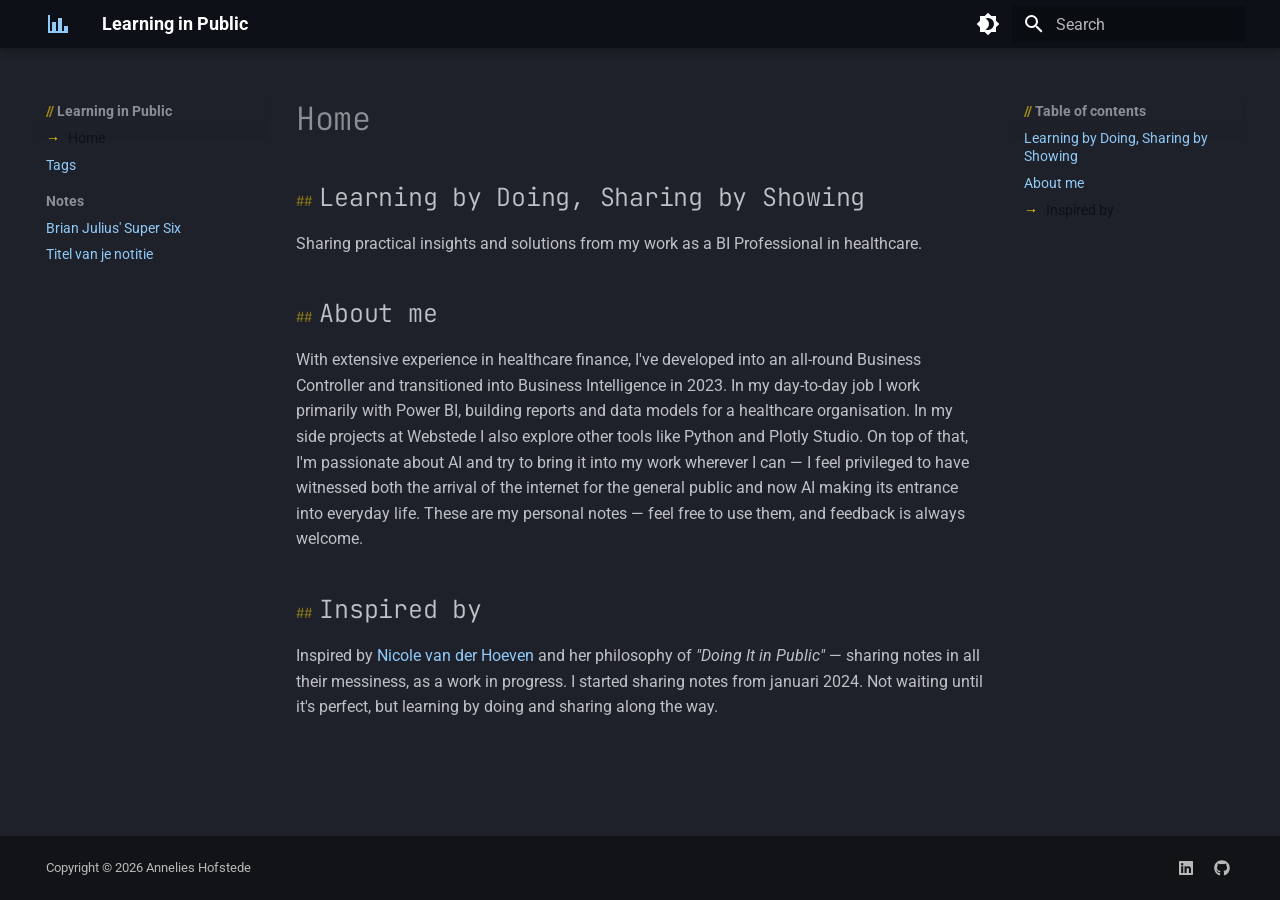
<file: index.html>
<!doctype html>
<html lang="en" class="no-js">
  <head>
    
      <meta charset="utf-8">
      <meta name="viewport" content="width=device-width,initial-scale=1">
      
        <meta name="description" content="Power BI notities van Annelies — Learning by Doing, Sharing by Showing">
      
      
        <meta name="author" content="Annelies Hofstede">
      
      
        <link rel="canonical" href="https://webstede.info/">
      
      
      
        <link rel="next" href="tags/">
      
      
        
      
      
      <link rel="icon" href="assets/images/favicon.png">
      <meta name="generator" content="mkdocs-1.6.1, mkdocs-material-9.7.6">
    
    
      
        <title>Learning in Public</title>
      
    
    
      <link rel="stylesheet" href="assets/stylesheets/main.484c7ddc.min.css">
      
        
        <link rel="stylesheet" href="assets/stylesheets/palette.ab4e12ef.min.css">
      
      


    
    
      
    
    
      
        
        
        <link rel="preconnect" href="https://fonts.gstatic.com" crossorigin>
        <link rel="stylesheet" href="https://fonts.googleapis.com/css?family=Roboto:300,300i,400,400i,700,700i%7CJetBrains+Mono:400,400i,700,700i&display=fallback">
        <style>:root{--md-text-font:"Roboto";--md-code-font:"JetBrains Mono"}</style>
      
    
    
      <link rel="stylesheet" href="stylesheets/extra.css">
    
    <script>__md_scope=new URL(".",location),__md_hash=e=>[...e].reduce(((e,_)=>(e<<5)-e+_.charCodeAt(0)),0),__md_get=(e,_=localStorage,t=__md_scope)=>JSON.parse(_.getItem(t.pathname+"."+e)),__md_set=(e,_,t=localStorage,a=__md_scope)=>{try{t.setItem(a.pathname+"."+e,JSON.stringify(_))}catch(e){}}</script>
    
      

    
    
  </head>
  
  
    
    
      
    
    
    
    
    <body dir="ltr" data-md-color-scheme="slate" data-md-color-primary="custom" data-md-color-accent="yellow">
  
    
    <input class="md-toggle" data-md-toggle="drawer" type="checkbox" id="__drawer" autocomplete="off">
    <input class="md-toggle" data-md-toggle="search" type="checkbox" id="__search" autocomplete="off">
    <label class="md-overlay" for="__drawer"></label>
    <div data-md-component="skip">
      
        
        <a href="#learning-by-doing-sharing-by-showing" class="md-skip">
          Skip to content
        </a>
      
    </div>
    <div data-md-component="announce">
      
    </div>
    
    
      

  

<header class="md-header md-header--shadow" data-md-component="header">
  <nav class="md-header__inner md-grid" aria-label="Header">
    <a href="." title="Learning in Public" class="md-header__button md-logo" aria-label="Learning in Public" data-md-component="logo">
      
  
  <svg xmlns="http://www.w3.org/2000/svg" viewBox="0 0 24 24"><path d="M22 21H2V3h2v16h2v-9h4v9h2V6h4v13h2v-5h4z"/></svg>

    </a>
    <label class="md-header__button md-icon" for="__drawer">
      
      <svg xmlns="http://www.w3.org/2000/svg" viewBox="0 0 24 24"><path d="M3 6h18v2H3zm0 5h18v2H3zm0 5h18v2H3z"/></svg>
    </label>
    <div class="md-header__title" data-md-component="header-title">
      <div class="md-header__ellipsis">
        <div class="md-header__topic">
          <span class="md-ellipsis">
            Learning in Public
          </span>
        </div>
        <div class="md-header__topic" data-md-component="header-topic">
          <span class="md-ellipsis">
            
              Home
            
          </span>
        </div>
      </div>
    </div>
    
      
        <form class="md-header__option" data-md-component="palette">
  
    
    
    
    <input class="md-option" data-md-color-media="" data-md-color-scheme="slate" data-md-color-primary="custom" data-md-color-accent="yellow"  aria-label="Lichte modus"  type="radio" name="__palette" id="__palette_0">
    
      <label class="md-header__button md-icon" title="Lichte modus" for="__palette_1" hidden>
        <svg xmlns="http://www.w3.org/2000/svg" viewBox="0 0 24 24"><path d="M12 18c-.89 0-1.74-.2-2.5-.55C11.56 16.5 13 14.42 13 12s-1.44-4.5-3.5-5.45C10.26 6.2 11.11 6 12 6a6 6 0 0 1 6 6 6 6 0 0 1-6 6m8-9.31V4h-4.69L12 .69 8.69 4H4v4.69L.69 12 4 15.31V20h4.69L12 23.31 15.31 20H20v-4.69L23.31 12z"/></svg>
      </label>
    
  
    
    
    
    <input class="md-option" data-md-color-media="" data-md-color-scheme="default" data-md-color-primary="custom" data-md-color-accent="yellow"  aria-label="Donkere modus"  type="radio" name="__palette" id="__palette_1">
    
      <label class="md-header__button md-icon" title="Donkere modus" for="__palette_0" hidden>
        <svg xmlns="http://www.w3.org/2000/svg" viewBox="0 0 24 24"><path d="M12 8a4 4 0 0 0-4 4 4 4 0 0 0 4 4 4 4 0 0 0 4-4 4 4 0 0 0-4-4m0 10a6 6 0 0 1-6-6 6 6 0 0 1 6-6 6 6 0 0 1 6 6 6 6 0 0 1-6 6m8-9.31V4h-4.69L12 .69 8.69 4H4v4.69L.69 12 4 15.31V20h4.69L12 23.31 15.31 20H20v-4.69L23.31 12z"/></svg>
      </label>
    
  
</form>
      
    
    
      <script>var palette=__md_get("__palette");if(palette&&palette.color){if("(prefers-color-scheme)"===palette.color.media){var media=matchMedia("(prefers-color-scheme: light)"),input=document.querySelector(media.matches?"[data-md-color-media='(prefers-color-scheme: light)']":"[data-md-color-media='(prefers-color-scheme: dark)']");palette.color.media=input.getAttribute("data-md-color-media"),palette.color.scheme=input.getAttribute("data-md-color-scheme"),palette.color.primary=input.getAttribute("data-md-color-primary"),palette.color.accent=input.getAttribute("data-md-color-accent")}for(var[key,value]of Object.entries(palette.color))document.body.setAttribute("data-md-color-"+key,value)}</script>
    
    
    
      
      
        <label class="md-header__button md-icon" for="__search">
          
          <svg xmlns="http://www.w3.org/2000/svg" viewBox="0 0 24 24"><path d="M9.5 3A6.5 6.5 0 0 1 16 9.5c0 1.61-.59 3.09-1.56 4.23l.27.27h.79l5 5-1.5 1.5-5-5v-.79l-.27-.27A6.52 6.52 0 0 1 9.5 16 6.5 6.5 0 0 1 3 9.5 6.5 6.5 0 0 1 9.5 3m0 2C7 5 5 7 5 9.5S7 14 9.5 14 14 12 14 9.5 12 5 9.5 5"/></svg>
        </label>
        <div class="md-search" data-md-component="search" role="dialog">
  <label class="md-search__overlay" for="__search"></label>
  <div class="md-search__inner" role="search">
    <form class="md-search__form" name="search">
      <input type="text" class="md-search__input" name="query" aria-label="Search" placeholder="Search" autocapitalize="off" autocorrect="off" autocomplete="off" spellcheck="false" data-md-component="search-query" required>
      <label class="md-search__icon md-icon" for="__search">
        
        <svg xmlns="http://www.w3.org/2000/svg" viewBox="0 0 24 24"><path d="M9.5 3A6.5 6.5 0 0 1 16 9.5c0 1.61-.59 3.09-1.56 4.23l.27.27h.79l5 5-1.5 1.5-5-5v-.79l-.27-.27A6.52 6.52 0 0 1 9.5 16 6.5 6.5 0 0 1 3 9.5 6.5 6.5 0 0 1 9.5 3m0 2C7 5 5 7 5 9.5S7 14 9.5 14 14 12 14 9.5 12 5 9.5 5"/></svg>
        
        <svg xmlns="http://www.w3.org/2000/svg" viewBox="0 0 24 24"><path d="M20 11v2H8l5.5 5.5-1.42 1.42L4.16 12l7.92-7.92L13.5 5.5 8 11z"/></svg>
      </label>
      <nav class="md-search__options" aria-label="Search">
        
        <button type="reset" class="md-search__icon md-icon" title="Clear" aria-label="Clear" tabindex="-1">
          
          <svg xmlns="http://www.w3.org/2000/svg" viewBox="0 0 24 24"><path d="M19 6.41 17.59 5 12 10.59 6.41 5 5 6.41 10.59 12 5 17.59 6.41 19 12 13.41 17.59 19 19 17.59 13.41 12z"/></svg>
        </button>
      </nav>
      
        <div class="md-search__suggest" data-md-component="search-suggest"></div>
      
    </form>
    <div class="md-search__output">
      <div class="md-search__scrollwrap" tabindex="0" data-md-scrollfix>
        <div class="md-search-result" data-md-component="search-result">
          <div class="md-search-result__meta">
            Initializing search
          </div>
          <ol class="md-search-result__list" role="presentation"></ol>
        </div>
      </div>
    </div>
  </div>
</div>
      
    
    
  </nav>
  
</header>
    
    <div class="md-container" data-md-component="container">
      
      
        
          
        
      
      <main class="md-main" data-md-component="main">
        <div class="md-main__inner md-grid">
          
            
              
              <div class="md-sidebar md-sidebar--primary" data-md-component="sidebar" data-md-type="navigation" >
                <div class="md-sidebar__scrollwrap">
                  <div class="md-sidebar__inner">
                    



<nav class="md-nav md-nav--primary" aria-label="Navigation" data-md-level="0">
  <label class="md-nav__title" for="__drawer">
    <a href="." title="Learning in Public" class="md-nav__button md-logo" aria-label="Learning in Public" data-md-component="logo">
      
  
  <svg xmlns="http://www.w3.org/2000/svg" viewBox="0 0 24 24"><path d="M22 21H2V3h2v16h2v-9h4v9h2V6h4v13h2v-5h4z"/></svg>

    </a>
    Learning in Public
  </label>
  
  <ul class="md-nav__list" data-md-scrollfix>
    
      
      
  
  
    
  
  
  
    <li class="md-nav__item md-nav__item--active">
      
      <input class="md-nav__toggle md-toggle" type="checkbox" id="__toc">
      
      
      
        <label class="md-nav__link md-nav__link--active" for="__toc">
          
  
  
  <span class="md-ellipsis">
    
  
    Home
  

    
  </span>
  
  

          <span class="md-nav__icon md-icon"></span>
        </label>
      
      <a href="." class="md-nav__link md-nav__link--active">
        
  
  
  <span class="md-ellipsis">
    
  
    Home
  

    
  </span>
  
  

      </a>
      
        

<nav class="md-nav md-nav--secondary" aria-label="Table of contents">
  
  
  
  
    <label class="md-nav__title" for="__toc">
      <span class="md-nav__icon md-icon"></span>
      Table of contents
    </label>
    <ul class="md-nav__list" data-md-component="toc" data-md-scrollfix>
      
        <li class="md-nav__item">
  <a href="#learning-by-doing-sharing-by-showing" class="md-nav__link">
    <span class="md-ellipsis">
      
        Learning by Doing, Sharing by Showing
      
    </span>
  </a>
  
</li>
      
        <li class="md-nav__item">
  <a href="#about-me" class="md-nav__link">
    <span class="md-ellipsis">
      
        About me
      
    </span>
  </a>
  
</li>
      
        <li class="md-nav__item">
  <a href="#inspired-by" class="md-nav__link">
    <span class="md-ellipsis">
      
        Inspired by
      
    </span>
  </a>
  
</li>
      
    </ul>
  
</nav>
      
    </li>
  

    
      
      
  
  
  
  
    <li class="md-nav__item">
      <a href="tags/" class="md-nav__link">
        
  
  
  <span class="md-ellipsis">
    
  
    Tags
  

    
  </span>
  
  

      </a>
    </li>
  

    
      
      
  
  
  
  
    
    
    
    
      
        
        
      
    
    
    <li class="md-nav__item md-nav__item--section md-nav__item--nested">
      
        
        
        <input class="md-nav__toggle md-toggle " type="checkbox" id="__nav_3" >
        
          
          <label class="md-nav__link" for="__nav_3" id="__nav_3_label" tabindex="">
            
  
  
  <span class="md-ellipsis">
    
  
    Notes
  

    
  </span>
  
  

            <span class="md-nav__icon md-icon"></span>
          </label>
        
        <nav class="md-nav" data-md-level="1" aria-labelledby="__nav_3_label" aria-expanded="false">
          <label class="md-nav__title" for="__nav_3">
            <span class="md-nav__icon md-icon"></span>
            
  
    Notes
  

          </label>
          <ul class="md-nav__list" data-md-scrollfix>
            
              
                
  
  
  
  
    <li class="md-nav__item">
      <a href="notes/brian_julius_super_six/" class="md-nav__link">
        
  
  
  <span class="md-ellipsis">
    
  
    Brian Julius' Super Six
  

    
  </span>
  
  

      </a>
    </li>
  

              
            
              
                
  
  
  
  
    <li class="md-nav__item">
      <a href="notes/voorbeeld/" class="md-nav__link">
        
  
  
  <span class="md-ellipsis">
    
  
    Titel van je notitie
  

    
  </span>
  
  

      </a>
    </li>
  

              
            
          </ul>
        </nav>
      
    </li>
  

    
  </ul>
</nav>
                  </div>
                </div>
              </div>
            
            
              
              <div class="md-sidebar md-sidebar--secondary" data-md-component="sidebar" data-md-type="toc" >
                <div class="md-sidebar__scrollwrap">
                  <div class="md-sidebar__inner">
                    

<nav class="md-nav md-nav--secondary" aria-label="Table of contents">
  
  
  
  
    <label class="md-nav__title" for="__toc">
      <span class="md-nav__icon md-icon"></span>
      Table of contents
    </label>
    <ul class="md-nav__list" data-md-component="toc" data-md-scrollfix>
      
        <li class="md-nav__item">
  <a href="#learning-by-doing-sharing-by-showing" class="md-nav__link">
    <span class="md-ellipsis">
      
        Learning by Doing, Sharing by Showing
      
    </span>
  </a>
  
</li>
      
        <li class="md-nav__item">
  <a href="#about-me" class="md-nav__link">
    <span class="md-ellipsis">
      
        About me
      
    </span>
  </a>
  
</li>
      
        <li class="md-nav__item">
  <a href="#inspired-by" class="md-nav__link">
    <span class="md-ellipsis">
      
        Inspired by
      
    </span>
  </a>
  
</li>
      
    </ul>
  
</nav>
                  </div>
                </div>
              </div>
            
          
          
            <div class="md-content" data-md-component="content">
              
              <article class="md-content__inner md-typeset">
                
                  



  <h1>Home</h1>

<h2 id="learning-by-doing-sharing-by-showing">Learning by Doing, Sharing by Showing</h2>
<p>Sharing practical insights and solutions from my work as a BI Professional 
in healthcare.</p>
<h2 id="about-me">About me</h2>
<p>With extensive experience in healthcare finance, I've developed into an all-round Business Controller and transitioned into Business Intelligence in 2023. In my day-to-day job I work primarily with Power BI, building reports and data models for a healthcare organisation. In my side projects at Webstede I also explore other tools like Python and Plotly Studio. On top of that, I'm passionate about AI and try to bring it into my work wherever I can — I feel privileged to have witnessed both the arrival of the internet for the general public and now AI making its entrance into everyday life.
These are my personal notes — feel free to use them, and feedback is always welcome.</p>
<h2 id="inspired-by">Inspired by</h2>
<p>Inspired by <a href="https://nicolevanderhoeven.com">Nicole van der Hoeven</a> and her philosophy of <em>"Doing It in Public"</em> — sharing notes in all their messiness, as a work in progress. I started sharing notes from januari 2024. Not waiting until it's perfect, but learning by doing and sharing along the way.</p>












                
              </article>
            </div>
          
          
<script>var target=document.getElementById(location.hash.slice(1));target&&target.name&&(target.checked=target.name.startsWith("__tabbed_"))</script>
        </div>
        
          <button type="button" class="md-top md-icon" data-md-component="top" hidden>
  
  <svg xmlns="http://www.w3.org/2000/svg" viewBox="0 0 24 24"><path d="M13 20h-2V8l-5.5 5.5-1.42-1.42L12 4.16l7.92 7.92-1.42 1.42L13 8z"/></svg>
  Back to top
</button>
        
      </main>
      
        <footer class="md-footer">
  
  <div class="md-footer-meta md-typeset">
    <div class="md-footer-meta__inner md-grid">
      <div class="md-copyright">
  
    <div class="md-copyright__highlight">
      Copyright &copy; 2026 Annelies Hofstede
    </div>
  
  
</div>
      
        
<div class="md-social">
  
    
    
    
    
      
      
    
    <a href="https://linkedin.com/in/annelieshofstede" target="_blank" rel="noopener" title="linkedin.com" class="md-social__link">
      <svg xmlns="http://www.w3.org/2000/svg" viewBox="0 0 448 512"><!--! Font Awesome Free 7.1.0 by @fontawesome - https://fontawesome.com License - https://fontawesome.com/license/free (Icons: CC BY 4.0, Fonts: SIL OFL 1.1, Code: MIT License) Copyright 2025 Fonticons, Inc.--><path d="M416 32H31.9C14.3 32 0 46.5 0 64.3v383.4C0 465.5 14.3 480 31.9 480H416c17.6 0 32-14.5 32-32.3V64.3c0-17.8-14.4-32.3-32-32.3M135.4 416H69V202.2h66.5V416zM102.2 96a38.5 38.5 0 1 1 0 77 38.5 38.5 0 1 1 0-77m282.1 320h-66.4V312c0-24.8-.5-56.7-34.5-56.7-34.6 0-39.9 27-39.9 54.9V416h-66.4V202.2h63.7v29.2h.9c8.9-16.8 30.6-34.5 62.9-34.5 67.2 0 79.7 44.3 79.7 101.9z"/></svg>
    </a>
  
    
    
    
    
      
      
    
    <a href="https://github.com/annelieshofstede" target="_blank" rel="noopener" title="github.com" class="md-social__link">
      <svg xmlns="http://www.w3.org/2000/svg" viewBox="0 0 512 512"><!--! Font Awesome Free 7.1.0 by @fontawesome - https://fontawesome.com License - https://fontawesome.com/license/free (Icons: CC BY 4.0, Fonts: SIL OFL 1.1, Code: MIT License) Copyright 2025 Fonticons, Inc.--><path d="M173.9 397.4c0 2-2.3 3.6-5.2 3.6-3.3.3-5.6-1.3-5.6-3.6 0-2 2.3-3.6 5.2-3.6 3-.3 5.6 1.3 5.6 3.6m-31.1-4.5c-.7 2 1.3 4.3 4.3 4.9 2.6 1 5.6 0 6.2-2s-1.3-4.3-4.3-5.2c-2.6-.7-5.5.3-6.2 2.3m44.2-1.7c-2.9.7-4.9 2.6-4.6 4.9.3 2 2.9 3.3 5.9 2.6 2.9-.7 4.9-2.6 4.6-4.6-.3-1.9-3-3.2-5.9-2.9M252.8 8C114.1 8 8 113.3 8 252c0 110.9 69.8 205.8 169.5 239.2 12.8 2.3 17.3-5.6 17.3-12.1 0-6.2-.3-40.4-.3-61.4 0 0-70 15-84.7-29.8 0 0-11.4-29.1-27.8-36.6 0 0-22.9-15.7 1.6-15.4 0 0 24.9 2 38.6 25.8 21.9 38.6 58.6 27.5 72.9 20.9 2.3-16 8.8-27.1 16-33.7-55.9-6.2-112.3-14.3-112.3-110.5 0-27.5 7.6-41.3 23.6-58.9-2.6-6.5-11.1-33.3 2.6-67.9 20.9-6.5 69 27 69 27 20-5.6 41.5-8.5 62.8-8.5s42.8 2.9 62.8 8.5c0 0 48.1-33.6 69-27 13.7 34.7 5.2 61.4 2.6 67.9 16 17.7 25.8 31.5 25.8 58.9 0 96.5-58.9 104.2-114.8 110.5 9.2 7.9 17 22.9 17 46.4 0 33.7-.3 75.4-.3 83.6 0 6.5 4.6 14.4 17.3 12.1C436.2 457.8 504 362.9 504 252 504 113.3 391.5 8 252.8 8M105.2 352.9c-1.3 1-1 3.3.7 5.2 1.6 1.6 3.9 2.3 5.2 1 1.3-1 1-3.3-.7-5.2-1.6-1.6-3.9-2.3-5.2-1m-10.8-8.1c-.7 1.3.3 2.9 2.3 3.9 1.6 1 3.6.7 4.3-.7.7-1.3-.3-2.9-2.3-3.9-2-.6-3.6-.3-4.3.7m32.4 35.6c-1.6 1.3-1 4.3 1.3 6.2 2.3 2.3 5.2 2.6 6.5 1 1.3-1.3.7-4.3-1.3-6.2-2.2-2.3-5.2-2.6-6.5-1m-11.4-14.7c-1.6 1-1.6 3.6 0 5.9s4.3 3.3 5.6 2.3c1.6-1.3 1.6-3.9 0-6.2-1.4-2.3-4-3.3-5.6-2"/></svg>
    </a>
  
</div>
      
    </div>
  </div>
</footer>
      
    </div>
    <div class="md-dialog" data-md-component="dialog">
      <div class="md-dialog__inner md-typeset"></div>
    </div>
    
    
    
      
      
      <script id="__config" type="application/json">{"annotate": null, "base": ".", "features": ["navigation.sections", "navigation.top", "navigation.instant", "search.highlight", "search.suggest", "content.code.copy", "header.autohide"], "search": "assets/javascripts/workers/search.2c215733.min.js", "tags": null, "translations": {"clipboard.copied": "Copied to clipboard", "clipboard.copy": "Copy to clipboard", "search.result.more.one": "1 more on this page", "search.result.more.other": "# more on this page", "search.result.none": "No matching documents", "search.result.one": "1 matching document", "search.result.other": "# matching documents", "search.result.placeholder": "Type to start searching", "search.result.term.missing": "Missing", "select.version": "Select version"}, "version": null}</script>
    
    
      <script src="assets/javascripts/bundle.79ae519e.min.js"></script>
      
    
  </body>
</html>
</file>
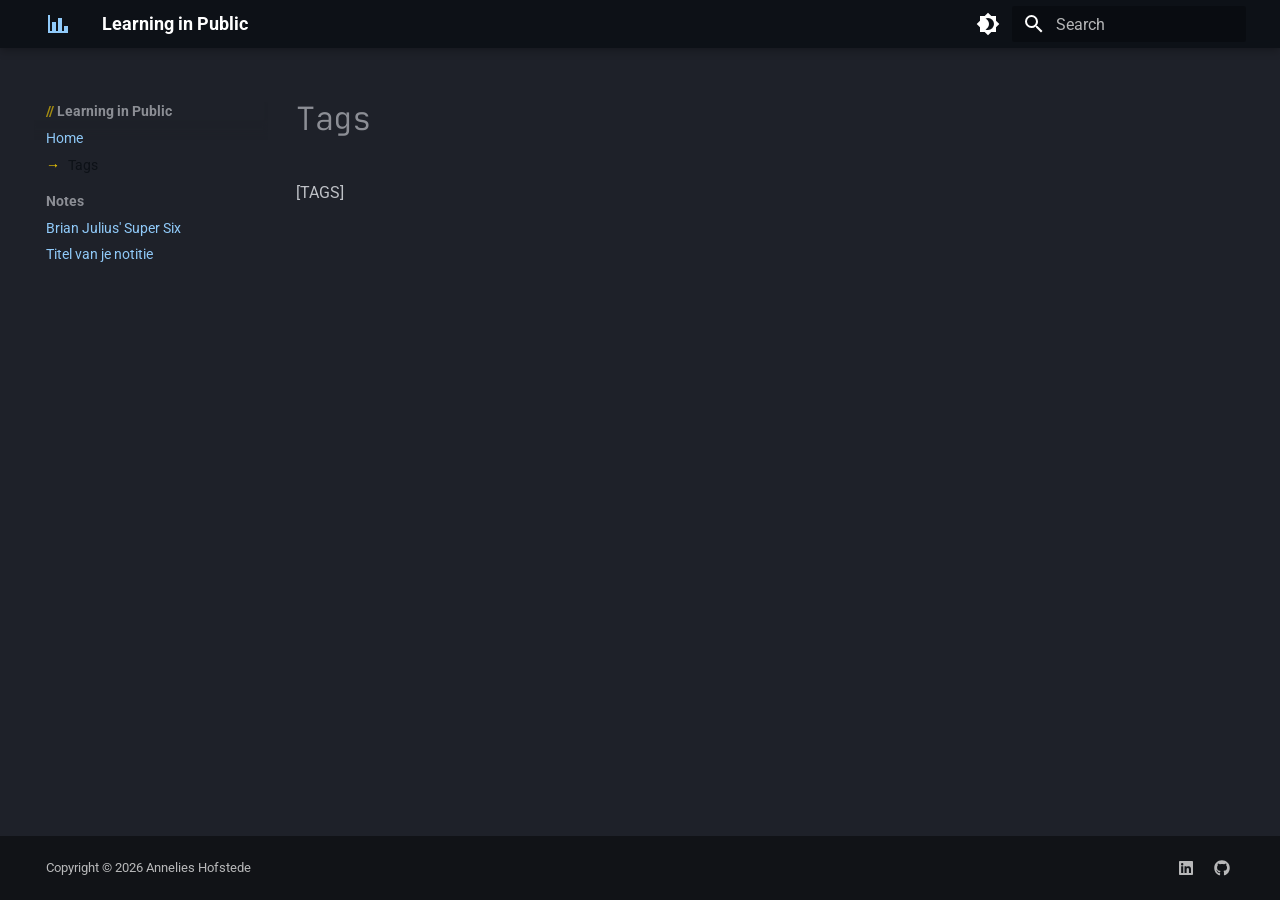
<file: tags/index.html>
<!doctype html>
<html lang="en" class="no-js">
  <head>
    
      <meta charset="utf-8">
      <meta name="viewport" content="width=device-width,initial-scale=1">
      
        <meta name="description" content="Power BI notities van Annelies — Learning by Doing, Sharing by Showing">
      
      
        <meta name="author" content="Annelies Hofstede">
      
      
        <link rel="canonical" href="https://webstede.info/tags/">
      
      
        <link rel="prev" href="..">
      
      
        <link rel="next" href="../notes/brian_julius_super_six/">
      
      
        
      
      
      <link rel="icon" href="../assets/images/favicon.png">
      <meta name="generator" content="mkdocs-1.6.1, mkdocs-material-9.7.6">
    
    
      
        <title>Tags - Learning in Public</title>
      
    
    
      <link rel="stylesheet" href="../assets/stylesheets/main.484c7ddc.min.css">
      
        
        <link rel="stylesheet" href="../assets/stylesheets/palette.ab4e12ef.min.css">
      
      


    
    
      
    
    
      
        
        
        <link rel="preconnect" href="https://fonts.gstatic.com" crossorigin>
        <link rel="stylesheet" href="https://fonts.googleapis.com/css?family=Roboto:300,300i,400,400i,700,700i%7CJetBrains+Mono:400,400i,700,700i&display=fallback">
        <style>:root{--md-text-font:"Roboto";--md-code-font:"JetBrains Mono"}</style>
      
    
    
      <link rel="stylesheet" href="../stylesheets/extra.css">
    
    <script>__md_scope=new URL("..",location),__md_hash=e=>[...e].reduce(((e,_)=>(e<<5)-e+_.charCodeAt(0)),0),__md_get=(e,_=localStorage,t=__md_scope)=>JSON.parse(_.getItem(t.pathname+"."+e)),__md_set=(e,_,t=localStorage,a=__md_scope)=>{try{t.setItem(a.pathname+"."+e,JSON.stringify(_))}catch(e){}}</script>
    
      

    
    
  </head>
  
  
    
    
      
    
    
    
    
    <body dir="ltr" data-md-color-scheme="slate" data-md-color-primary="custom" data-md-color-accent="yellow">
  
    
    <input class="md-toggle" data-md-toggle="drawer" type="checkbox" id="__drawer" autocomplete="off">
    <input class="md-toggle" data-md-toggle="search" type="checkbox" id="__search" autocomplete="off">
    <label class="md-overlay" for="__drawer"></label>
    <div data-md-component="skip">
      
        
        <a href="#tags" class="md-skip">
          Skip to content
        </a>
      
    </div>
    <div data-md-component="announce">
      
    </div>
    
    
      

  

<header class="md-header md-header--shadow" data-md-component="header">
  <nav class="md-header__inner md-grid" aria-label="Header">
    <a href=".." title="Learning in Public" class="md-header__button md-logo" aria-label="Learning in Public" data-md-component="logo">
      
  
  <svg xmlns="http://www.w3.org/2000/svg" viewBox="0 0 24 24"><path d="M22 21H2V3h2v16h2v-9h4v9h2V6h4v13h2v-5h4z"/></svg>

    </a>
    <label class="md-header__button md-icon" for="__drawer">
      
      <svg xmlns="http://www.w3.org/2000/svg" viewBox="0 0 24 24"><path d="M3 6h18v2H3zm0 5h18v2H3zm0 5h18v2H3z"/></svg>
    </label>
    <div class="md-header__title" data-md-component="header-title">
      <div class="md-header__ellipsis">
        <div class="md-header__topic">
          <span class="md-ellipsis">
            Learning in Public
          </span>
        </div>
        <div class="md-header__topic" data-md-component="header-topic">
          <span class="md-ellipsis">
            
              Tags
            
          </span>
        </div>
      </div>
    </div>
    
      
        <form class="md-header__option" data-md-component="palette">
  
    
    
    
    <input class="md-option" data-md-color-media="" data-md-color-scheme="slate" data-md-color-primary="custom" data-md-color-accent="yellow"  aria-label="Lichte modus"  type="radio" name="__palette" id="__palette_0">
    
      <label class="md-header__button md-icon" title="Lichte modus" for="__palette_1" hidden>
        <svg xmlns="http://www.w3.org/2000/svg" viewBox="0 0 24 24"><path d="M12 18c-.89 0-1.74-.2-2.5-.55C11.56 16.5 13 14.42 13 12s-1.44-4.5-3.5-5.45C10.26 6.2 11.11 6 12 6a6 6 0 0 1 6 6 6 6 0 0 1-6 6m8-9.31V4h-4.69L12 .69 8.69 4H4v4.69L.69 12 4 15.31V20h4.69L12 23.31 15.31 20H20v-4.69L23.31 12z"/></svg>
      </label>
    
  
    
    
    
    <input class="md-option" data-md-color-media="" data-md-color-scheme="default" data-md-color-primary="custom" data-md-color-accent="yellow"  aria-label="Donkere modus"  type="radio" name="__palette" id="__palette_1">
    
      <label class="md-header__button md-icon" title="Donkere modus" for="__palette_0" hidden>
        <svg xmlns="http://www.w3.org/2000/svg" viewBox="0 0 24 24"><path d="M12 8a4 4 0 0 0-4 4 4 4 0 0 0 4 4 4 4 0 0 0 4-4 4 4 0 0 0-4-4m0 10a6 6 0 0 1-6-6 6 6 0 0 1 6-6 6 6 0 0 1 6 6 6 6 0 0 1-6 6m8-9.31V4h-4.69L12 .69 8.69 4H4v4.69L.69 12 4 15.31V20h4.69L12 23.31 15.31 20H20v-4.69L23.31 12z"/></svg>
      </label>
    
  
</form>
      
    
    
      <script>var palette=__md_get("__palette");if(palette&&palette.color){if("(prefers-color-scheme)"===palette.color.media){var media=matchMedia("(prefers-color-scheme: light)"),input=document.querySelector(media.matches?"[data-md-color-media='(prefers-color-scheme: light)']":"[data-md-color-media='(prefers-color-scheme: dark)']");palette.color.media=input.getAttribute("data-md-color-media"),palette.color.scheme=input.getAttribute("data-md-color-scheme"),palette.color.primary=input.getAttribute("data-md-color-primary"),palette.color.accent=input.getAttribute("data-md-color-accent")}for(var[key,value]of Object.entries(palette.color))document.body.setAttribute("data-md-color-"+key,value)}</script>
    
    
    
      
      
        <label class="md-header__button md-icon" for="__search">
          
          <svg xmlns="http://www.w3.org/2000/svg" viewBox="0 0 24 24"><path d="M9.5 3A6.5 6.5 0 0 1 16 9.5c0 1.61-.59 3.09-1.56 4.23l.27.27h.79l5 5-1.5 1.5-5-5v-.79l-.27-.27A6.52 6.52 0 0 1 9.5 16 6.5 6.5 0 0 1 3 9.5 6.5 6.5 0 0 1 9.5 3m0 2C7 5 5 7 5 9.5S7 14 9.5 14 14 12 14 9.5 12 5 9.5 5"/></svg>
        </label>
        <div class="md-search" data-md-component="search" role="dialog">
  <label class="md-search__overlay" for="__search"></label>
  <div class="md-search__inner" role="search">
    <form class="md-search__form" name="search">
      <input type="text" class="md-search__input" name="query" aria-label="Search" placeholder="Search" autocapitalize="off" autocorrect="off" autocomplete="off" spellcheck="false" data-md-component="search-query" required>
      <label class="md-search__icon md-icon" for="__search">
        
        <svg xmlns="http://www.w3.org/2000/svg" viewBox="0 0 24 24"><path d="M9.5 3A6.5 6.5 0 0 1 16 9.5c0 1.61-.59 3.09-1.56 4.23l.27.27h.79l5 5-1.5 1.5-5-5v-.79l-.27-.27A6.52 6.52 0 0 1 9.5 16 6.5 6.5 0 0 1 3 9.5 6.5 6.5 0 0 1 9.5 3m0 2C7 5 5 7 5 9.5S7 14 9.5 14 14 12 14 9.5 12 5 9.5 5"/></svg>
        
        <svg xmlns="http://www.w3.org/2000/svg" viewBox="0 0 24 24"><path d="M20 11v2H8l5.5 5.5-1.42 1.42L4.16 12l7.92-7.92L13.5 5.5 8 11z"/></svg>
      </label>
      <nav class="md-search__options" aria-label="Search">
        
        <button type="reset" class="md-search__icon md-icon" title="Clear" aria-label="Clear" tabindex="-1">
          
          <svg xmlns="http://www.w3.org/2000/svg" viewBox="0 0 24 24"><path d="M19 6.41 17.59 5 12 10.59 6.41 5 5 6.41 10.59 12 5 17.59 6.41 19 12 13.41 17.59 19 19 17.59 13.41 12z"/></svg>
        </button>
      </nav>
      
        <div class="md-search__suggest" data-md-component="search-suggest"></div>
      
    </form>
    <div class="md-search__output">
      <div class="md-search__scrollwrap" tabindex="0" data-md-scrollfix>
        <div class="md-search-result" data-md-component="search-result">
          <div class="md-search-result__meta">
            Initializing search
          </div>
          <ol class="md-search-result__list" role="presentation"></ol>
        </div>
      </div>
    </div>
  </div>
</div>
      
    
    
  </nav>
  
</header>
    
    <div class="md-container" data-md-component="container">
      
      
        
          
        
      
      <main class="md-main" data-md-component="main">
        <div class="md-main__inner md-grid">
          
            
              
              <div class="md-sidebar md-sidebar--primary" data-md-component="sidebar" data-md-type="navigation" >
                <div class="md-sidebar__scrollwrap">
                  <div class="md-sidebar__inner">
                    



<nav class="md-nav md-nav--primary" aria-label="Navigation" data-md-level="0">
  <label class="md-nav__title" for="__drawer">
    <a href=".." title="Learning in Public" class="md-nav__button md-logo" aria-label="Learning in Public" data-md-component="logo">
      
  
  <svg xmlns="http://www.w3.org/2000/svg" viewBox="0 0 24 24"><path d="M22 21H2V3h2v16h2v-9h4v9h2V6h4v13h2v-5h4z"/></svg>

    </a>
    Learning in Public
  </label>
  
  <ul class="md-nav__list" data-md-scrollfix>
    
      
      
  
  
  
  
    <li class="md-nav__item">
      <a href=".." class="md-nav__link">
        
  
  
  <span class="md-ellipsis">
    
  
    Home
  

    
  </span>
  
  

      </a>
    </li>
  

    
      
      
  
  
    
  
  
  
    <li class="md-nav__item md-nav__item--active">
      
      <input class="md-nav__toggle md-toggle" type="checkbox" id="__toc">
      
      
        
      
      
      <a href="./" class="md-nav__link md-nav__link--active">
        
  
  
  <span class="md-ellipsis">
    
  
    Tags
  

    
  </span>
  
  

      </a>
      
    </li>
  

    
      
      
  
  
  
  
    
    
    
    
      
        
        
      
    
    
    <li class="md-nav__item md-nav__item--section md-nav__item--nested">
      
        
        
        <input class="md-nav__toggle md-toggle " type="checkbox" id="__nav_3" >
        
          
          <label class="md-nav__link" for="__nav_3" id="__nav_3_label" tabindex="">
            
  
  
  <span class="md-ellipsis">
    
  
    Notes
  

    
  </span>
  
  

            <span class="md-nav__icon md-icon"></span>
          </label>
        
        <nav class="md-nav" data-md-level="1" aria-labelledby="__nav_3_label" aria-expanded="false">
          <label class="md-nav__title" for="__nav_3">
            <span class="md-nav__icon md-icon"></span>
            
  
    Notes
  

          </label>
          <ul class="md-nav__list" data-md-scrollfix>
            
              
                
  
  
  
  
    <li class="md-nav__item">
      <a href="../notes/brian_julius_super_six/" class="md-nav__link">
        
  
  
  <span class="md-ellipsis">
    
  
    Brian Julius' Super Six
  

    
  </span>
  
  

      </a>
    </li>
  

              
            
              
                
  
  
  
  
    <li class="md-nav__item">
      <a href="../notes/voorbeeld/" class="md-nav__link">
        
  
  
  <span class="md-ellipsis">
    
  
    Titel van je notitie
  

    
  </span>
  
  

      </a>
    </li>
  

              
            
          </ul>
        </nav>
      
    </li>
  

    
  </ul>
</nav>
                  </div>
                </div>
              </div>
            
            
              
              <div class="md-sidebar md-sidebar--secondary" data-md-component="sidebar" data-md-type="toc" >
                <div class="md-sidebar__scrollwrap">
                  <div class="md-sidebar__inner">
                    

<nav class="md-nav md-nav--secondary" aria-label="Table of contents">
  
  
  
    
  
  
</nav>
                  </div>
                </div>
              </div>
            
          
          
            <div class="md-content" data-md-component="content">
              
              <article class="md-content__inner md-typeset">
                
                  



<h1 id="tags">Tags</h1>
<p>[TAGS]</p>












                
              </article>
            </div>
          
          
<script>var target=document.getElementById(location.hash.slice(1));target&&target.name&&(target.checked=target.name.startsWith("__tabbed_"))</script>
        </div>
        
          <button type="button" class="md-top md-icon" data-md-component="top" hidden>
  
  <svg xmlns="http://www.w3.org/2000/svg" viewBox="0 0 24 24"><path d="M13 20h-2V8l-5.5 5.5-1.42-1.42L12 4.16l7.92 7.92-1.42 1.42L13 8z"/></svg>
  Back to top
</button>
        
      </main>
      
        <footer class="md-footer">
  
  <div class="md-footer-meta md-typeset">
    <div class="md-footer-meta__inner md-grid">
      <div class="md-copyright">
  
    <div class="md-copyright__highlight">
      Copyright &copy; 2026 Annelies Hofstede
    </div>
  
  
</div>
      
        
<div class="md-social">
  
    
    
    
    
      
      
    
    <a href="https://linkedin.com/in/annelieshofstede" target="_blank" rel="noopener" title="linkedin.com" class="md-social__link">
      <svg xmlns="http://www.w3.org/2000/svg" viewBox="0 0 448 512"><!--! Font Awesome Free 7.1.0 by @fontawesome - https://fontawesome.com License - https://fontawesome.com/license/free (Icons: CC BY 4.0, Fonts: SIL OFL 1.1, Code: MIT License) Copyright 2025 Fonticons, Inc.--><path d="M416 32H31.9C14.3 32 0 46.5 0 64.3v383.4C0 465.5 14.3 480 31.9 480H416c17.6 0 32-14.5 32-32.3V64.3c0-17.8-14.4-32.3-32-32.3M135.4 416H69V202.2h66.5V416zM102.2 96a38.5 38.5 0 1 1 0 77 38.5 38.5 0 1 1 0-77m282.1 320h-66.4V312c0-24.8-.5-56.7-34.5-56.7-34.6 0-39.9 27-39.9 54.9V416h-66.4V202.2h63.7v29.2h.9c8.9-16.8 30.6-34.5 62.9-34.5 67.2 0 79.7 44.3 79.7 101.9z"/></svg>
    </a>
  
    
    
    
    
      
      
    
    <a href="https://github.com/annelieshofstede" target="_blank" rel="noopener" title="github.com" class="md-social__link">
      <svg xmlns="http://www.w3.org/2000/svg" viewBox="0 0 512 512"><!--! Font Awesome Free 7.1.0 by @fontawesome - https://fontawesome.com License - https://fontawesome.com/license/free (Icons: CC BY 4.0, Fonts: SIL OFL 1.1, Code: MIT License) Copyright 2025 Fonticons, Inc.--><path d="M173.9 397.4c0 2-2.3 3.6-5.2 3.6-3.3.3-5.6-1.3-5.6-3.6 0-2 2.3-3.6 5.2-3.6 3-.3 5.6 1.3 5.6 3.6m-31.1-4.5c-.7 2 1.3 4.3 4.3 4.9 2.6 1 5.6 0 6.2-2s-1.3-4.3-4.3-5.2c-2.6-.7-5.5.3-6.2 2.3m44.2-1.7c-2.9.7-4.9 2.6-4.6 4.9.3 2 2.9 3.3 5.9 2.6 2.9-.7 4.9-2.6 4.6-4.6-.3-1.9-3-3.2-5.9-2.9M252.8 8C114.1 8 8 113.3 8 252c0 110.9 69.8 205.8 169.5 239.2 12.8 2.3 17.3-5.6 17.3-12.1 0-6.2-.3-40.4-.3-61.4 0 0-70 15-84.7-29.8 0 0-11.4-29.1-27.8-36.6 0 0-22.9-15.7 1.6-15.4 0 0 24.9 2 38.6 25.8 21.9 38.6 58.6 27.5 72.9 20.9 2.3-16 8.8-27.1 16-33.7-55.9-6.2-112.3-14.3-112.3-110.5 0-27.5 7.6-41.3 23.6-58.9-2.6-6.5-11.1-33.3 2.6-67.9 20.9-6.5 69 27 69 27 20-5.6 41.5-8.5 62.8-8.5s42.8 2.9 62.8 8.5c0 0 48.1-33.6 69-27 13.7 34.7 5.2 61.4 2.6 67.9 16 17.7 25.8 31.5 25.8 58.9 0 96.5-58.9 104.2-114.8 110.5 9.2 7.9 17 22.9 17 46.4 0 33.7-.3 75.4-.3 83.6 0 6.5 4.6 14.4 17.3 12.1C436.2 457.8 504 362.9 504 252 504 113.3 391.5 8 252.8 8M105.2 352.9c-1.3 1-1 3.3.7 5.2 1.6 1.6 3.9 2.3 5.2 1 1.3-1 1-3.3-.7-5.2-1.6-1.6-3.9-2.3-5.2-1m-10.8-8.1c-.7 1.3.3 2.9 2.3 3.9 1.6 1 3.6.7 4.3-.7.7-1.3-.3-2.9-2.3-3.9-2-.6-3.6-.3-4.3.7m32.4 35.6c-1.6 1.3-1 4.3 1.3 6.2 2.3 2.3 5.2 2.6 6.5 1 1.3-1.3.7-4.3-1.3-6.2-2.2-2.3-5.2-2.6-6.5-1m-11.4-14.7c-1.6 1-1.6 3.6 0 5.9s4.3 3.3 5.6 2.3c1.6-1.3 1.6-3.9 0-6.2-1.4-2.3-4-3.3-5.6-2"/></svg>
    </a>
  
</div>
      
    </div>
  </div>
</footer>
      
    </div>
    <div class="md-dialog" data-md-component="dialog">
      <div class="md-dialog__inner md-typeset"></div>
    </div>
    
    
    
      
      
      <script id="__config" type="application/json">{"annotate": null, "base": "..", "features": ["navigation.sections", "navigation.top", "navigation.instant", "search.highlight", "search.suggest", "content.code.copy", "header.autohide"], "search": "../assets/javascripts/workers/search.2c215733.min.js", "tags": null, "translations": {"clipboard.copied": "Copied to clipboard", "clipboard.copy": "Copy to clipboard", "search.result.more.one": "1 more on this page", "search.result.more.other": "# more on this page", "search.result.none": "No matching documents", "search.result.one": "1 matching document", "search.result.other": "# matching documents", "search.result.placeholder": "Type to start searching", "search.result.term.missing": "Missing", "select.version": "Select version"}, "version": null}</script>
    
    
      <script src="../assets/javascripts/bundle.79ae519e.min.js"></script>
      
    
  </body>
</html>
</file>
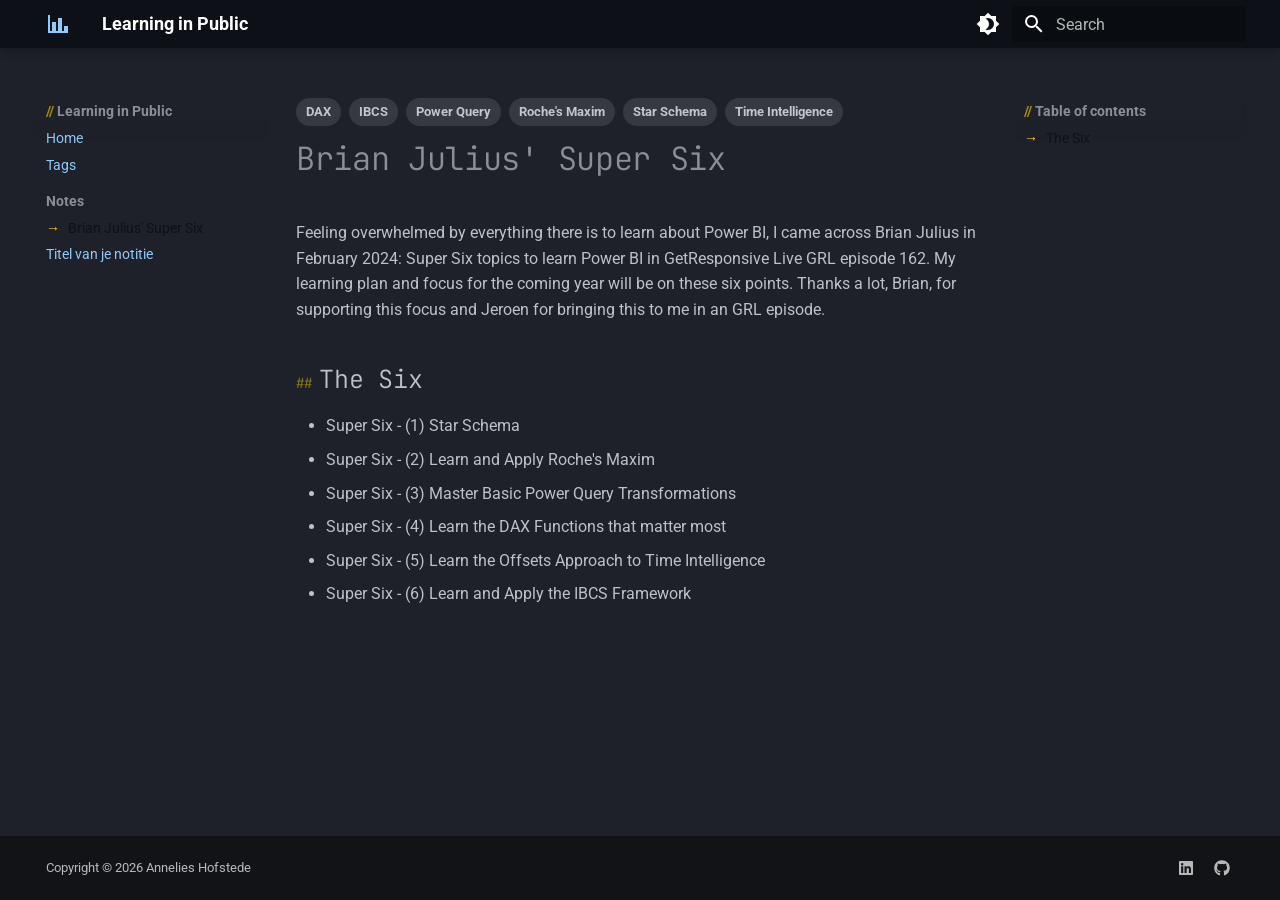
<file: notes/brian_julius_super_six/index.html>
<!doctype html>
<html lang="en" class="no-js">
  <head>
    
      <meta charset="utf-8">
      <meta name="viewport" content="width=device-width,initial-scale=1">
      
        <meta name="description" content="Power BI notities van Annelies — Learning by Doing, Sharing by Showing">
      
      
        <meta name="author" content="Annelies Hofstede">
      
      
        <link rel="canonical" href="https://webstede.info/notes/brian_julius_super_six/">
      
      
        <link rel="prev" href="../../tags/">
      
      
        <link rel="next" href="../voorbeeld/">
      
      
        
      
      
      <link rel="icon" href="../../assets/images/favicon.png">
      <meta name="generator" content="mkdocs-1.6.1, mkdocs-material-9.7.6">
    
    
      
        <title>Brian Julius' Super Six - Learning in Public</title>
      
    
    
      <link rel="stylesheet" href="../../assets/stylesheets/main.484c7ddc.min.css">
      
        
        <link rel="stylesheet" href="../../assets/stylesheets/palette.ab4e12ef.min.css">
      
      


    
    
      
    
    
      
        
        
        <link rel="preconnect" href="https://fonts.gstatic.com" crossorigin>
        <link rel="stylesheet" href="https://fonts.googleapis.com/css?family=Roboto:300,300i,400,400i,700,700i%7CJetBrains+Mono:400,400i,700,700i&display=fallback">
        <style>:root{--md-text-font:"Roboto";--md-code-font:"JetBrains Mono"}</style>
      
    
    
      <link rel="stylesheet" href="../../stylesheets/extra.css">
    
    <script>__md_scope=new URL("../..",location),__md_hash=e=>[...e].reduce(((e,_)=>(e<<5)-e+_.charCodeAt(0)),0),__md_get=(e,_=localStorage,t=__md_scope)=>JSON.parse(_.getItem(t.pathname+"."+e)),__md_set=(e,_,t=localStorage,a=__md_scope)=>{try{t.setItem(a.pathname+"."+e,JSON.stringify(_))}catch(e){}}</script>
    
      

    
    
  </head>
  
  
    
    
      
    
    
    
    
    <body dir="ltr" data-md-color-scheme="slate" data-md-color-primary="custom" data-md-color-accent="yellow">
  
    
    <input class="md-toggle" data-md-toggle="drawer" type="checkbox" id="__drawer" autocomplete="off">
    <input class="md-toggle" data-md-toggle="search" type="checkbox" id="__search" autocomplete="off">
    <label class="md-overlay" for="__drawer"></label>
    <div data-md-component="skip">
      
        
        <a href="#brian-julius-super-six" class="md-skip">
          Skip to content
        </a>
      
    </div>
    <div data-md-component="announce">
      
    </div>
    
    
      

  

<header class="md-header md-header--shadow" data-md-component="header">
  <nav class="md-header__inner md-grid" aria-label="Header">
    <a href="../.." title="Learning in Public" class="md-header__button md-logo" aria-label="Learning in Public" data-md-component="logo">
      
  
  <svg xmlns="http://www.w3.org/2000/svg" viewBox="0 0 24 24"><path d="M22 21H2V3h2v16h2v-9h4v9h2V6h4v13h2v-5h4z"/></svg>

    </a>
    <label class="md-header__button md-icon" for="__drawer">
      
      <svg xmlns="http://www.w3.org/2000/svg" viewBox="0 0 24 24"><path d="M3 6h18v2H3zm0 5h18v2H3zm0 5h18v2H3z"/></svg>
    </label>
    <div class="md-header__title" data-md-component="header-title">
      <div class="md-header__ellipsis">
        <div class="md-header__topic">
          <span class="md-ellipsis">
            Learning in Public
          </span>
        </div>
        <div class="md-header__topic" data-md-component="header-topic">
          <span class="md-ellipsis">
            
              Brian Julius' Super Six
            
          </span>
        </div>
      </div>
    </div>
    
      
        <form class="md-header__option" data-md-component="palette">
  
    
    
    
    <input class="md-option" data-md-color-media="" data-md-color-scheme="slate" data-md-color-primary="custom" data-md-color-accent="yellow"  aria-label="Lichte modus"  type="radio" name="__palette" id="__palette_0">
    
      <label class="md-header__button md-icon" title="Lichte modus" for="__palette_1" hidden>
        <svg xmlns="http://www.w3.org/2000/svg" viewBox="0 0 24 24"><path d="M12 18c-.89 0-1.74-.2-2.5-.55C11.56 16.5 13 14.42 13 12s-1.44-4.5-3.5-5.45C10.26 6.2 11.11 6 12 6a6 6 0 0 1 6 6 6 6 0 0 1-6 6m8-9.31V4h-4.69L12 .69 8.69 4H4v4.69L.69 12 4 15.31V20h4.69L12 23.31 15.31 20H20v-4.69L23.31 12z"/></svg>
      </label>
    
  
    
    
    
    <input class="md-option" data-md-color-media="" data-md-color-scheme="default" data-md-color-primary="custom" data-md-color-accent="yellow"  aria-label="Donkere modus"  type="radio" name="__palette" id="__palette_1">
    
      <label class="md-header__button md-icon" title="Donkere modus" for="__palette_0" hidden>
        <svg xmlns="http://www.w3.org/2000/svg" viewBox="0 0 24 24"><path d="M12 8a4 4 0 0 0-4 4 4 4 0 0 0 4 4 4 4 0 0 0 4-4 4 4 0 0 0-4-4m0 10a6 6 0 0 1-6-6 6 6 0 0 1 6-6 6 6 0 0 1 6 6 6 6 0 0 1-6 6m8-9.31V4h-4.69L12 .69 8.69 4H4v4.69L.69 12 4 15.31V20h4.69L12 23.31 15.31 20H20v-4.69L23.31 12z"/></svg>
      </label>
    
  
</form>
      
    
    
      <script>var palette=__md_get("__palette");if(palette&&palette.color){if("(prefers-color-scheme)"===palette.color.media){var media=matchMedia("(prefers-color-scheme: light)"),input=document.querySelector(media.matches?"[data-md-color-media='(prefers-color-scheme: light)']":"[data-md-color-media='(prefers-color-scheme: dark)']");palette.color.media=input.getAttribute("data-md-color-media"),palette.color.scheme=input.getAttribute("data-md-color-scheme"),palette.color.primary=input.getAttribute("data-md-color-primary"),palette.color.accent=input.getAttribute("data-md-color-accent")}for(var[key,value]of Object.entries(palette.color))document.body.setAttribute("data-md-color-"+key,value)}</script>
    
    
    
      
      
        <label class="md-header__button md-icon" for="__search">
          
          <svg xmlns="http://www.w3.org/2000/svg" viewBox="0 0 24 24"><path d="M9.5 3A6.5 6.5 0 0 1 16 9.5c0 1.61-.59 3.09-1.56 4.23l.27.27h.79l5 5-1.5 1.5-5-5v-.79l-.27-.27A6.52 6.52 0 0 1 9.5 16 6.5 6.5 0 0 1 3 9.5 6.5 6.5 0 0 1 9.5 3m0 2C7 5 5 7 5 9.5S7 14 9.5 14 14 12 14 9.5 12 5 9.5 5"/></svg>
        </label>
        <div class="md-search" data-md-component="search" role="dialog">
  <label class="md-search__overlay" for="__search"></label>
  <div class="md-search__inner" role="search">
    <form class="md-search__form" name="search">
      <input type="text" class="md-search__input" name="query" aria-label="Search" placeholder="Search" autocapitalize="off" autocorrect="off" autocomplete="off" spellcheck="false" data-md-component="search-query" required>
      <label class="md-search__icon md-icon" for="__search">
        
        <svg xmlns="http://www.w3.org/2000/svg" viewBox="0 0 24 24"><path d="M9.5 3A6.5 6.5 0 0 1 16 9.5c0 1.61-.59 3.09-1.56 4.23l.27.27h.79l5 5-1.5 1.5-5-5v-.79l-.27-.27A6.52 6.52 0 0 1 9.5 16 6.5 6.5 0 0 1 3 9.5 6.5 6.5 0 0 1 9.5 3m0 2C7 5 5 7 5 9.5S7 14 9.5 14 14 12 14 9.5 12 5 9.5 5"/></svg>
        
        <svg xmlns="http://www.w3.org/2000/svg" viewBox="0 0 24 24"><path d="M20 11v2H8l5.5 5.5-1.42 1.42L4.16 12l7.92-7.92L13.5 5.5 8 11z"/></svg>
      </label>
      <nav class="md-search__options" aria-label="Search">
        
        <button type="reset" class="md-search__icon md-icon" title="Clear" aria-label="Clear" tabindex="-1">
          
          <svg xmlns="http://www.w3.org/2000/svg" viewBox="0 0 24 24"><path d="M19 6.41 17.59 5 12 10.59 6.41 5 5 6.41 10.59 12 5 17.59 6.41 19 12 13.41 17.59 19 19 17.59 13.41 12z"/></svg>
        </button>
      </nav>
      
        <div class="md-search__suggest" data-md-component="search-suggest"></div>
      
    </form>
    <div class="md-search__output">
      <div class="md-search__scrollwrap" tabindex="0" data-md-scrollfix>
        <div class="md-search-result" data-md-component="search-result">
          <div class="md-search-result__meta">
            Initializing search
          </div>
          <ol class="md-search-result__list" role="presentation"></ol>
        </div>
      </div>
    </div>
  </div>
</div>
      
    
    
  </nav>
  
</header>
    
    <div class="md-container" data-md-component="container">
      
      
        
          
        
      
      <main class="md-main" data-md-component="main">
        <div class="md-main__inner md-grid">
          
            
              
              <div class="md-sidebar md-sidebar--primary" data-md-component="sidebar" data-md-type="navigation" >
                <div class="md-sidebar__scrollwrap">
                  <div class="md-sidebar__inner">
                    



<nav class="md-nav md-nav--primary" aria-label="Navigation" data-md-level="0">
  <label class="md-nav__title" for="__drawer">
    <a href="../.." title="Learning in Public" class="md-nav__button md-logo" aria-label="Learning in Public" data-md-component="logo">
      
  
  <svg xmlns="http://www.w3.org/2000/svg" viewBox="0 0 24 24"><path d="M22 21H2V3h2v16h2v-9h4v9h2V6h4v13h2v-5h4z"/></svg>

    </a>
    Learning in Public
  </label>
  
  <ul class="md-nav__list" data-md-scrollfix>
    
      
      
  
  
  
  
    <li class="md-nav__item">
      <a href="../.." class="md-nav__link">
        
  
  
  <span class="md-ellipsis">
    
  
    Home
  

    
  </span>
  
  

      </a>
    </li>
  

    
      
      
  
  
  
  
    <li class="md-nav__item">
      <a href="../../tags/" class="md-nav__link">
        
  
  
  <span class="md-ellipsis">
    
  
    Tags
  

    
  </span>
  
  

      </a>
    </li>
  

    
      
      
  
  
    
  
  
  
    
    
    
    
      
        
        
      
    
    
    <li class="md-nav__item md-nav__item--active md-nav__item--section md-nav__item--nested">
      
        
        
        <input class="md-nav__toggle md-toggle " type="checkbox" id="__nav_3" checked>
        
          
          <label class="md-nav__link" for="__nav_3" id="__nav_3_label" tabindex="">
            
  
  
  <span class="md-ellipsis">
    
  
    Notes
  

    
  </span>
  
  

            <span class="md-nav__icon md-icon"></span>
          </label>
        
        <nav class="md-nav" data-md-level="1" aria-labelledby="__nav_3_label" aria-expanded="true">
          <label class="md-nav__title" for="__nav_3">
            <span class="md-nav__icon md-icon"></span>
            
  
    Notes
  

          </label>
          <ul class="md-nav__list" data-md-scrollfix>
            
              
                
  
  
    
  
  
  
    <li class="md-nav__item md-nav__item--active">
      
      <input class="md-nav__toggle md-toggle" type="checkbox" id="__toc">
      
      
        
      
      
        <label class="md-nav__link md-nav__link--active" for="__toc">
          
  
  
  <span class="md-ellipsis">
    
  
    Brian Julius' Super Six
  

    
  </span>
  
  

          <span class="md-nav__icon md-icon"></span>
        </label>
      
      <a href="./" class="md-nav__link md-nav__link--active">
        
  
  
  <span class="md-ellipsis">
    
  
    Brian Julius' Super Six
  

    
  </span>
  
  

      </a>
      
        

<nav class="md-nav md-nav--secondary" aria-label="Table of contents">
  
  
  
    
  
  
    <label class="md-nav__title" for="__toc">
      <span class="md-nav__icon md-icon"></span>
      Table of contents
    </label>
    <ul class="md-nav__list" data-md-component="toc" data-md-scrollfix>
      
        <li class="md-nav__item">
  <a href="#the-six" class="md-nav__link">
    <span class="md-ellipsis">
      
        The Six
      
    </span>
  </a>
  
</li>
      
    </ul>
  
</nav>
      
    </li>
  

              
            
              
                
  
  
  
  
    <li class="md-nav__item">
      <a href="../voorbeeld/" class="md-nav__link">
        
  
  
  <span class="md-ellipsis">
    
  
    Titel van je notitie
  

    
  </span>
  
  

      </a>
    </li>
  

              
            
          </ul>
        </nav>
      
    </li>
  

    
  </ul>
</nav>
                  </div>
                </div>
              </div>
            
            
              
              <div class="md-sidebar md-sidebar--secondary" data-md-component="sidebar" data-md-type="toc" >
                <div class="md-sidebar__scrollwrap">
                  <div class="md-sidebar__inner">
                    

<nav class="md-nav md-nav--secondary" aria-label="Table of contents">
  
  
  
    
  
  
    <label class="md-nav__title" for="__toc">
      <span class="md-nav__icon md-icon"></span>
      Table of contents
    </label>
    <ul class="md-nav__list" data-md-component="toc" data-md-scrollfix>
      
        <li class="md-nav__item">
  <a href="#the-six" class="md-nav__link">
    <span class="md-ellipsis">
      
        The Six
      
    </span>
  </a>
  
</li>
      
    </ul>
  
</nav>
                  </div>
                </div>
              </div>
            
          
          
            <div class="md-content" data-md-component="content">
              
              <article class="md-content__inner md-typeset">
                
                  

  <nav class="md-tags" >
    
      
      
      
      
        <span class="md-tag">DAX</span>
      
    
      
      
      
      
        <span class="md-tag">IBCS</span>
      
    
      
      
      
      
        <span class="md-tag">Power Query</span>
      
    
      
      
      
      
        <span class="md-tag">Roche's Maxim</span>
      
    
      
      
      
      
        <span class="md-tag">Star Schema</span>
      
    
      
      
      
      
        <span class="md-tag">Time Intelligence</span>
      
    
  </nav>



<h1 id="brian-julius-super-six">Brian Julius' Super Six</h1>
<p>Feeling overwhelmed by everything there is to learn about Power BI, 
I came across Brian Julius in February 2024: Super Six topics to learn 
Power BI in GetResponsive Live GRL episode 162. My learning plan and 
focus for the coming year will be on these six points. Thanks a lot, 
Brian, for supporting this focus and Jeroen for bringing this to me 
in an GRL episode.</p>
<h2 id="the-six">The Six</h2>
<ul>
<li>Super Six - (1) Star Schema</li>
<li>Super Six - (2) Learn and Apply Roche's Maxim</li>
<li>Super Six - (3) Master Basic Power Query Transformations</li>
<li>Super Six - (4) Learn the DAX Functions that matter most</li>
<li>Super Six - (5) Learn the Offsets Approach to Time Intelligence</li>
<li>Super Six - (6) Learn and Apply the IBCS Framework</li>
</ul>







  
  






                
              </article>
            </div>
          
          
<script>var target=document.getElementById(location.hash.slice(1));target&&target.name&&(target.checked=target.name.startsWith("__tabbed_"))</script>
        </div>
        
          <button type="button" class="md-top md-icon" data-md-component="top" hidden>
  
  <svg xmlns="http://www.w3.org/2000/svg" viewBox="0 0 24 24"><path d="M13 20h-2V8l-5.5 5.5-1.42-1.42L12 4.16l7.92 7.92-1.42 1.42L13 8z"/></svg>
  Back to top
</button>
        
      </main>
      
        <footer class="md-footer">
  
  <div class="md-footer-meta md-typeset">
    <div class="md-footer-meta__inner md-grid">
      <div class="md-copyright">
  
    <div class="md-copyright__highlight">
      Copyright &copy; 2026 Annelies Hofstede
    </div>
  
  
</div>
      
        
<div class="md-social">
  
    
    
    
    
      
      
    
    <a href="https://linkedin.com/in/annelieshofstede" target="_blank" rel="noopener" title="linkedin.com" class="md-social__link">
      <svg xmlns="http://www.w3.org/2000/svg" viewBox="0 0 448 512"><!--! Font Awesome Free 7.1.0 by @fontawesome - https://fontawesome.com License - https://fontawesome.com/license/free (Icons: CC BY 4.0, Fonts: SIL OFL 1.1, Code: MIT License) Copyright 2025 Fonticons, Inc.--><path d="M416 32H31.9C14.3 32 0 46.5 0 64.3v383.4C0 465.5 14.3 480 31.9 480H416c17.6 0 32-14.5 32-32.3V64.3c0-17.8-14.4-32.3-32-32.3M135.4 416H69V202.2h66.5V416zM102.2 96a38.5 38.5 0 1 1 0 77 38.5 38.5 0 1 1 0-77m282.1 320h-66.4V312c0-24.8-.5-56.7-34.5-56.7-34.6 0-39.9 27-39.9 54.9V416h-66.4V202.2h63.7v29.2h.9c8.9-16.8 30.6-34.5 62.9-34.5 67.2 0 79.7 44.3 79.7 101.9z"/></svg>
    </a>
  
    
    
    
    
      
      
    
    <a href="https://github.com/annelieshofstede" target="_blank" rel="noopener" title="github.com" class="md-social__link">
      <svg xmlns="http://www.w3.org/2000/svg" viewBox="0 0 512 512"><!--! Font Awesome Free 7.1.0 by @fontawesome - https://fontawesome.com License - https://fontawesome.com/license/free (Icons: CC BY 4.0, Fonts: SIL OFL 1.1, Code: MIT License) Copyright 2025 Fonticons, Inc.--><path d="M173.9 397.4c0 2-2.3 3.6-5.2 3.6-3.3.3-5.6-1.3-5.6-3.6 0-2 2.3-3.6 5.2-3.6 3-.3 5.6 1.3 5.6 3.6m-31.1-4.5c-.7 2 1.3 4.3 4.3 4.9 2.6 1 5.6 0 6.2-2s-1.3-4.3-4.3-5.2c-2.6-.7-5.5.3-6.2 2.3m44.2-1.7c-2.9.7-4.9 2.6-4.6 4.9.3 2 2.9 3.3 5.9 2.6 2.9-.7 4.9-2.6 4.6-4.6-.3-1.9-3-3.2-5.9-2.9M252.8 8C114.1 8 8 113.3 8 252c0 110.9 69.8 205.8 169.5 239.2 12.8 2.3 17.3-5.6 17.3-12.1 0-6.2-.3-40.4-.3-61.4 0 0-70 15-84.7-29.8 0 0-11.4-29.1-27.8-36.6 0 0-22.9-15.7 1.6-15.4 0 0 24.9 2 38.6 25.8 21.9 38.6 58.6 27.5 72.9 20.9 2.3-16 8.8-27.1 16-33.7-55.9-6.2-112.3-14.3-112.3-110.5 0-27.5 7.6-41.3 23.6-58.9-2.6-6.5-11.1-33.3 2.6-67.9 20.9-6.5 69 27 69 27 20-5.6 41.5-8.5 62.8-8.5s42.8 2.9 62.8 8.5c0 0 48.1-33.6 69-27 13.7 34.7 5.2 61.4 2.6 67.9 16 17.7 25.8 31.5 25.8 58.9 0 96.5-58.9 104.2-114.8 110.5 9.2 7.9 17 22.9 17 46.4 0 33.7-.3 75.4-.3 83.6 0 6.5 4.6 14.4 17.3 12.1C436.2 457.8 504 362.9 504 252 504 113.3 391.5 8 252.8 8M105.2 352.9c-1.3 1-1 3.3.7 5.2 1.6 1.6 3.9 2.3 5.2 1 1.3-1 1-3.3-.7-5.2-1.6-1.6-3.9-2.3-5.2-1m-10.8-8.1c-.7 1.3.3 2.9 2.3 3.9 1.6 1 3.6.7 4.3-.7.7-1.3-.3-2.9-2.3-3.9-2-.6-3.6-.3-4.3.7m32.4 35.6c-1.6 1.3-1 4.3 1.3 6.2 2.3 2.3 5.2 2.6 6.5 1 1.3-1.3.7-4.3-1.3-6.2-2.2-2.3-5.2-2.6-6.5-1m-11.4-14.7c-1.6 1-1.6 3.6 0 5.9s4.3 3.3 5.6 2.3c1.6-1.3 1.6-3.9 0-6.2-1.4-2.3-4-3.3-5.6-2"/></svg>
    </a>
  
</div>
      
    </div>
  </div>
</footer>
      
    </div>
    <div class="md-dialog" data-md-component="dialog">
      <div class="md-dialog__inner md-typeset"></div>
    </div>
    
    
    
      
      
      <script id="__config" type="application/json">{"annotate": null, "base": "../..", "features": ["navigation.sections", "navigation.top", "navigation.instant", "search.highlight", "search.suggest", "content.code.copy", "header.autohide"], "search": "../../assets/javascripts/workers/search.2c215733.min.js", "tags": null, "translations": {"clipboard.copied": "Copied to clipboard", "clipboard.copy": "Copy to clipboard", "search.result.more.one": "1 more on this page", "search.result.more.other": "# more on this page", "search.result.none": "No matching documents", "search.result.one": "1 matching document", "search.result.other": "# matching documents", "search.result.placeholder": "Type to start searching", "search.result.term.missing": "Missing", "select.version": "Select version"}, "version": null}</script>
    
    
      <script src="../../assets/javascripts/bundle.79ae519e.min.js"></script>
      
    
  </body>
</html>
</file>
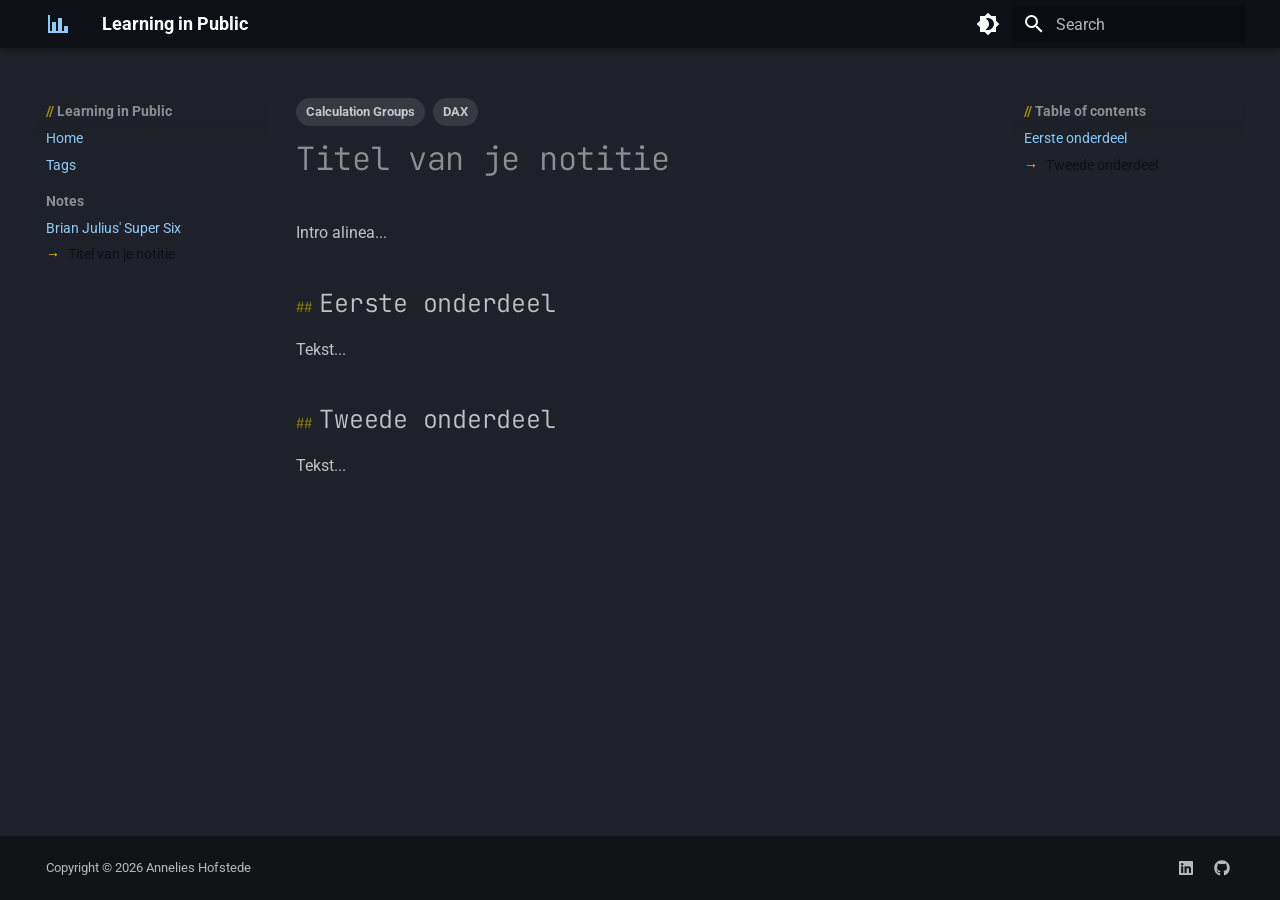
<file: notes/voorbeeld/index.html>
<!doctype html>
<html lang="en" class="no-js">
  <head>
    
      <meta charset="utf-8">
      <meta name="viewport" content="width=device-width,initial-scale=1">
      
        <meta name="description" content="Power BI notities van Annelies — Learning by Doing, Sharing by Showing">
      
      
        <meta name="author" content="Annelies Hofstede">
      
      
        <link rel="canonical" href="https://webstede.info/notes/voorbeeld/">
      
      
        <link rel="prev" href="../brian_julius_super_six/">
      
      
      
        
      
      
      <link rel="icon" href="../../assets/images/favicon.png">
      <meta name="generator" content="mkdocs-1.6.1, mkdocs-material-9.7.6">
    
    
      
        <title>Titel van je notitie - Learning in Public</title>
      
    
    
      <link rel="stylesheet" href="../../assets/stylesheets/main.484c7ddc.min.css">
      
        
        <link rel="stylesheet" href="../../assets/stylesheets/palette.ab4e12ef.min.css">
      
      


    
    
      
    
    
      
        
        
        <link rel="preconnect" href="https://fonts.gstatic.com" crossorigin>
        <link rel="stylesheet" href="https://fonts.googleapis.com/css?family=Roboto:300,300i,400,400i,700,700i%7CJetBrains+Mono:400,400i,700,700i&display=fallback">
        <style>:root{--md-text-font:"Roboto";--md-code-font:"JetBrains Mono"}</style>
      
    
    
      <link rel="stylesheet" href="../../stylesheets/extra.css">
    
    <script>__md_scope=new URL("../..",location),__md_hash=e=>[...e].reduce(((e,_)=>(e<<5)-e+_.charCodeAt(0)),0),__md_get=(e,_=localStorage,t=__md_scope)=>JSON.parse(_.getItem(t.pathname+"."+e)),__md_set=(e,_,t=localStorage,a=__md_scope)=>{try{t.setItem(a.pathname+"."+e,JSON.stringify(_))}catch(e){}}</script>
    
      

    
    
  </head>
  
  
    
    
      
    
    
    
    
    <body dir="ltr" data-md-color-scheme="slate" data-md-color-primary="custom" data-md-color-accent="yellow">
  
    
    <input class="md-toggle" data-md-toggle="drawer" type="checkbox" id="__drawer" autocomplete="off">
    <input class="md-toggle" data-md-toggle="search" type="checkbox" id="__search" autocomplete="off">
    <label class="md-overlay" for="__drawer"></label>
    <div data-md-component="skip">
      
        
        <a href="#titel-van-je-notitie" class="md-skip">
          Skip to content
        </a>
      
    </div>
    <div data-md-component="announce">
      
    </div>
    
    
      

  

<header class="md-header md-header--shadow" data-md-component="header">
  <nav class="md-header__inner md-grid" aria-label="Header">
    <a href="../.." title="Learning in Public" class="md-header__button md-logo" aria-label="Learning in Public" data-md-component="logo">
      
  
  <svg xmlns="http://www.w3.org/2000/svg" viewBox="0 0 24 24"><path d="M22 21H2V3h2v16h2v-9h4v9h2V6h4v13h2v-5h4z"/></svg>

    </a>
    <label class="md-header__button md-icon" for="__drawer">
      
      <svg xmlns="http://www.w3.org/2000/svg" viewBox="0 0 24 24"><path d="M3 6h18v2H3zm0 5h18v2H3zm0 5h18v2H3z"/></svg>
    </label>
    <div class="md-header__title" data-md-component="header-title">
      <div class="md-header__ellipsis">
        <div class="md-header__topic">
          <span class="md-ellipsis">
            Learning in Public
          </span>
        </div>
        <div class="md-header__topic" data-md-component="header-topic">
          <span class="md-ellipsis">
            
              Titel van je notitie
            
          </span>
        </div>
      </div>
    </div>
    
      
        <form class="md-header__option" data-md-component="palette">
  
    
    
    
    <input class="md-option" data-md-color-media="" data-md-color-scheme="slate" data-md-color-primary="custom" data-md-color-accent="yellow"  aria-label="Lichte modus"  type="radio" name="__palette" id="__palette_0">
    
      <label class="md-header__button md-icon" title="Lichte modus" for="__palette_1" hidden>
        <svg xmlns="http://www.w3.org/2000/svg" viewBox="0 0 24 24"><path d="M12 18c-.89 0-1.74-.2-2.5-.55C11.56 16.5 13 14.42 13 12s-1.44-4.5-3.5-5.45C10.26 6.2 11.11 6 12 6a6 6 0 0 1 6 6 6 6 0 0 1-6 6m8-9.31V4h-4.69L12 .69 8.69 4H4v4.69L.69 12 4 15.31V20h4.69L12 23.31 15.31 20H20v-4.69L23.31 12z"/></svg>
      </label>
    
  
    
    
    
    <input class="md-option" data-md-color-media="" data-md-color-scheme="default" data-md-color-primary="custom" data-md-color-accent="yellow"  aria-label="Donkere modus"  type="radio" name="__palette" id="__palette_1">
    
      <label class="md-header__button md-icon" title="Donkere modus" for="__palette_0" hidden>
        <svg xmlns="http://www.w3.org/2000/svg" viewBox="0 0 24 24"><path d="M12 8a4 4 0 0 0-4 4 4 4 0 0 0 4 4 4 4 0 0 0 4-4 4 4 0 0 0-4-4m0 10a6 6 0 0 1-6-6 6 6 0 0 1 6-6 6 6 0 0 1 6 6 6 6 0 0 1-6 6m8-9.31V4h-4.69L12 .69 8.69 4H4v4.69L.69 12 4 15.31V20h4.69L12 23.31 15.31 20H20v-4.69L23.31 12z"/></svg>
      </label>
    
  
</form>
      
    
    
      <script>var palette=__md_get("__palette");if(palette&&palette.color){if("(prefers-color-scheme)"===palette.color.media){var media=matchMedia("(prefers-color-scheme: light)"),input=document.querySelector(media.matches?"[data-md-color-media='(prefers-color-scheme: light)']":"[data-md-color-media='(prefers-color-scheme: dark)']");palette.color.media=input.getAttribute("data-md-color-media"),palette.color.scheme=input.getAttribute("data-md-color-scheme"),palette.color.primary=input.getAttribute("data-md-color-primary"),palette.color.accent=input.getAttribute("data-md-color-accent")}for(var[key,value]of Object.entries(palette.color))document.body.setAttribute("data-md-color-"+key,value)}</script>
    
    
    
      
      
        <label class="md-header__button md-icon" for="__search">
          
          <svg xmlns="http://www.w3.org/2000/svg" viewBox="0 0 24 24"><path d="M9.5 3A6.5 6.5 0 0 1 16 9.5c0 1.61-.59 3.09-1.56 4.23l.27.27h.79l5 5-1.5 1.5-5-5v-.79l-.27-.27A6.52 6.52 0 0 1 9.5 16 6.5 6.5 0 0 1 3 9.5 6.5 6.5 0 0 1 9.5 3m0 2C7 5 5 7 5 9.5S7 14 9.5 14 14 12 14 9.5 12 5 9.5 5"/></svg>
        </label>
        <div class="md-search" data-md-component="search" role="dialog">
  <label class="md-search__overlay" for="__search"></label>
  <div class="md-search__inner" role="search">
    <form class="md-search__form" name="search">
      <input type="text" class="md-search__input" name="query" aria-label="Search" placeholder="Search" autocapitalize="off" autocorrect="off" autocomplete="off" spellcheck="false" data-md-component="search-query" required>
      <label class="md-search__icon md-icon" for="__search">
        
        <svg xmlns="http://www.w3.org/2000/svg" viewBox="0 0 24 24"><path d="M9.5 3A6.5 6.5 0 0 1 16 9.5c0 1.61-.59 3.09-1.56 4.23l.27.27h.79l5 5-1.5 1.5-5-5v-.79l-.27-.27A6.52 6.52 0 0 1 9.5 16 6.5 6.5 0 0 1 3 9.5 6.5 6.5 0 0 1 9.5 3m0 2C7 5 5 7 5 9.5S7 14 9.5 14 14 12 14 9.5 12 5 9.5 5"/></svg>
        
        <svg xmlns="http://www.w3.org/2000/svg" viewBox="0 0 24 24"><path d="M20 11v2H8l5.5 5.5-1.42 1.42L4.16 12l7.92-7.92L13.5 5.5 8 11z"/></svg>
      </label>
      <nav class="md-search__options" aria-label="Search">
        
        <button type="reset" class="md-search__icon md-icon" title="Clear" aria-label="Clear" tabindex="-1">
          
          <svg xmlns="http://www.w3.org/2000/svg" viewBox="0 0 24 24"><path d="M19 6.41 17.59 5 12 10.59 6.41 5 5 6.41 10.59 12 5 17.59 6.41 19 12 13.41 17.59 19 19 17.59 13.41 12z"/></svg>
        </button>
      </nav>
      
        <div class="md-search__suggest" data-md-component="search-suggest"></div>
      
    </form>
    <div class="md-search__output">
      <div class="md-search__scrollwrap" tabindex="0" data-md-scrollfix>
        <div class="md-search-result" data-md-component="search-result">
          <div class="md-search-result__meta">
            Initializing search
          </div>
          <ol class="md-search-result__list" role="presentation"></ol>
        </div>
      </div>
    </div>
  </div>
</div>
      
    
    
  </nav>
  
</header>
    
    <div class="md-container" data-md-component="container">
      
      
        
          
        
      
      <main class="md-main" data-md-component="main">
        <div class="md-main__inner md-grid">
          
            
              
              <div class="md-sidebar md-sidebar--primary" data-md-component="sidebar" data-md-type="navigation" >
                <div class="md-sidebar__scrollwrap">
                  <div class="md-sidebar__inner">
                    



<nav class="md-nav md-nav--primary" aria-label="Navigation" data-md-level="0">
  <label class="md-nav__title" for="__drawer">
    <a href="../.." title="Learning in Public" class="md-nav__button md-logo" aria-label="Learning in Public" data-md-component="logo">
      
  
  <svg xmlns="http://www.w3.org/2000/svg" viewBox="0 0 24 24"><path d="M22 21H2V3h2v16h2v-9h4v9h2V6h4v13h2v-5h4z"/></svg>

    </a>
    Learning in Public
  </label>
  
  <ul class="md-nav__list" data-md-scrollfix>
    
      
      
  
  
  
  
    <li class="md-nav__item">
      <a href="../.." class="md-nav__link">
        
  
  
  <span class="md-ellipsis">
    
  
    Home
  

    
  </span>
  
  

      </a>
    </li>
  

    
      
      
  
  
  
  
    <li class="md-nav__item">
      <a href="../../tags/" class="md-nav__link">
        
  
  
  <span class="md-ellipsis">
    
  
    Tags
  

    
  </span>
  
  

      </a>
    </li>
  

    
      
      
  
  
    
  
  
  
    
    
    
    
      
        
        
      
    
    
    <li class="md-nav__item md-nav__item--active md-nav__item--section md-nav__item--nested">
      
        
        
        <input class="md-nav__toggle md-toggle " type="checkbox" id="__nav_3" checked>
        
          
          <label class="md-nav__link" for="__nav_3" id="__nav_3_label" tabindex="">
            
  
  
  <span class="md-ellipsis">
    
  
    Notes
  

    
  </span>
  
  

            <span class="md-nav__icon md-icon"></span>
          </label>
        
        <nav class="md-nav" data-md-level="1" aria-labelledby="__nav_3_label" aria-expanded="true">
          <label class="md-nav__title" for="__nav_3">
            <span class="md-nav__icon md-icon"></span>
            
  
    Notes
  

          </label>
          <ul class="md-nav__list" data-md-scrollfix>
            
              
                
  
  
  
  
    <li class="md-nav__item">
      <a href="../brian_julius_super_six/" class="md-nav__link">
        
  
  
  <span class="md-ellipsis">
    
  
    Brian Julius' Super Six
  

    
  </span>
  
  

      </a>
    </li>
  

              
            
              
                
  
  
    
  
  
  
    <li class="md-nav__item md-nav__item--active">
      
      <input class="md-nav__toggle md-toggle" type="checkbox" id="__toc">
      
      
        
      
      
        <label class="md-nav__link md-nav__link--active" for="__toc">
          
  
  
  <span class="md-ellipsis">
    
  
    Titel van je notitie
  

    
  </span>
  
  

          <span class="md-nav__icon md-icon"></span>
        </label>
      
      <a href="./" class="md-nav__link md-nav__link--active">
        
  
  
  <span class="md-ellipsis">
    
  
    Titel van je notitie
  

    
  </span>
  
  

      </a>
      
        

<nav class="md-nav md-nav--secondary" aria-label="Table of contents">
  
  
  
    
  
  
    <label class="md-nav__title" for="__toc">
      <span class="md-nav__icon md-icon"></span>
      Table of contents
    </label>
    <ul class="md-nav__list" data-md-component="toc" data-md-scrollfix>
      
        <li class="md-nav__item">
  <a href="#eerste-onderdeel" class="md-nav__link">
    <span class="md-ellipsis">
      
        Eerste onderdeel
      
    </span>
  </a>
  
</li>
      
        <li class="md-nav__item">
  <a href="#tweede-onderdeel" class="md-nav__link">
    <span class="md-ellipsis">
      
        Tweede onderdeel
      
    </span>
  </a>
  
</li>
      
    </ul>
  
</nav>
      
    </li>
  

              
            
          </ul>
        </nav>
      
    </li>
  

    
  </ul>
</nav>
                  </div>
                </div>
              </div>
            
            
              
              <div class="md-sidebar md-sidebar--secondary" data-md-component="sidebar" data-md-type="toc" >
                <div class="md-sidebar__scrollwrap">
                  <div class="md-sidebar__inner">
                    

<nav class="md-nav md-nav--secondary" aria-label="Table of contents">
  
  
  
    
  
  
    <label class="md-nav__title" for="__toc">
      <span class="md-nav__icon md-icon"></span>
      Table of contents
    </label>
    <ul class="md-nav__list" data-md-component="toc" data-md-scrollfix>
      
        <li class="md-nav__item">
  <a href="#eerste-onderdeel" class="md-nav__link">
    <span class="md-ellipsis">
      
        Eerste onderdeel
      
    </span>
  </a>
  
</li>
      
        <li class="md-nav__item">
  <a href="#tweede-onderdeel" class="md-nav__link">
    <span class="md-ellipsis">
      
        Tweede onderdeel
      
    </span>
  </a>
  
</li>
      
    </ul>
  
</nav>
                  </div>
                </div>
              </div>
            
          
          
            <div class="md-content" data-md-component="content">
              
              <article class="md-content__inner md-typeset">
                
                  

  <nav class="md-tags" >
    
      
      
      
      
        <span class="md-tag">Calculation Groups</span>
      
    
      
      
      
      
        <span class="md-tag">DAX</span>
      
    
  </nav>



<h1 id="titel-van-je-notitie">Titel van je notitie</h1>
<p>Intro alinea...</p>
<h2 id="eerste-onderdeel">Eerste onderdeel</h2>
<p>Tekst...</p>
<h2 id="tweede-onderdeel">Tweede onderdeel</h2>
<p>Tekst...</p>







  
  






                
              </article>
            </div>
          
          
<script>var target=document.getElementById(location.hash.slice(1));target&&target.name&&(target.checked=target.name.startsWith("__tabbed_"))</script>
        </div>
        
          <button type="button" class="md-top md-icon" data-md-component="top" hidden>
  
  <svg xmlns="http://www.w3.org/2000/svg" viewBox="0 0 24 24"><path d="M13 20h-2V8l-5.5 5.5-1.42-1.42L12 4.16l7.92 7.92-1.42 1.42L13 8z"/></svg>
  Back to top
</button>
        
      </main>
      
        <footer class="md-footer">
  
  <div class="md-footer-meta md-typeset">
    <div class="md-footer-meta__inner md-grid">
      <div class="md-copyright">
  
    <div class="md-copyright__highlight">
      Copyright &copy; 2026 Annelies Hofstede
    </div>
  
  
</div>
      
        
<div class="md-social">
  
    
    
    
    
      
      
    
    <a href="https://linkedin.com/in/annelieshofstede" target="_blank" rel="noopener" title="linkedin.com" class="md-social__link">
      <svg xmlns="http://www.w3.org/2000/svg" viewBox="0 0 448 512"><!--! Font Awesome Free 7.1.0 by @fontawesome - https://fontawesome.com License - https://fontawesome.com/license/free (Icons: CC BY 4.0, Fonts: SIL OFL 1.1, Code: MIT License) Copyright 2025 Fonticons, Inc.--><path d="M416 32H31.9C14.3 32 0 46.5 0 64.3v383.4C0 465.5 14.3 480 31.9 480H416c17.6 0 32-14.5 32-32.3V64.3c0-17.8-14.4-32.3-32-32.3M135.4 416H69V202.2h66.5V416zM102.2 96a38.5 38.5 0 1 1 0 77 38.5 38.5 0 1 1 0-77m282.1 320h-66.4V312c0-24.8-.5-56.7-34.5-56.7-34.6 0-39.9 27-39.9 54.9V416h-66.4V202.2h63.7v29.2h.9c8.9-16.8 30.6-34.5 62.9-34.5 67.2 0 79.7 44.3 79.7 101.9z"/></svg>
    </a>
  
    
    
    
    
      
      
    
    <a href="https://github.com/annelieshofstede" target="_blank" rel="noopener" title="github.com" class="md-social__link">
      <svg xmlns="http://www.w3.org/2000/svg" viewBox="0 0 512 512"><!--! Font Awesome Free 7.1.0 by @fontawesome - https://fontawesome.com License - https://fontawesome.com/license/free (Icons: CC BY 4.0, Fonts: SIL OFL 1.1, Code: MIT License) Copyright 2025 Fonticons, Inc.--><path d="M173.9 397.4c0 2-2.3 3.6-5.2 3.6-3.3.3-5.6-1.3-5.6-3.6 0-2 2.3-3.6 5.2-3.6 3-.3 5.6 1.3 5.6 3.6m-31.1-4.5c-.7 2 1.3 4.3 4.3 4.9 2.6 1 5.6 0 6.2-2s-1.3-4.3-4.3-5.2c-2.6-.7-5.5.3-6.2 2.3m44.2-1.7c-2.9.7-4.9 2.6-4.6 4.9.3 2 2.9 3.3 5.9 2.6 2.9-.7 4.9-2.6 4.6-4.6-.3-1.9-3-3.2-5.9-2.9M252.8 8C114.1 8 8 113.3 8 252c0 110.9 69.8 205.8 169.5 239.2 12.8 2.3 17.3-5.6 17.3-12.1 0-6.2-.3-40.4-.3-61.4 0 0-70 15-84.7-29.8 0 0-11.4-29.1-27.8-36.6 0 0-22.9-15.7 1.6-15.4 0 0 24.9 2 38.6 25.8 21.9 38.6 58.6 27.5 72.9 20.9 2.3-16 8.8-27.1 16-33.7-55.9-6.2-112.3-14.3-112.3-110.5 0-27.5 7.6-41.3 23.6-58.9-2.6-6.5-11.1-33.3 2.6-67.9 20.9-6.5 69 27 69 27 20-5.6 41.5-8.5 62.8-8.5s42.8 2.9 62.8 8.5c0 0 48.1-33.6 69-27 13.7 34.7 5.2 61.4 2.6 67.9 16 17.7 25.8 31.5 25.8 58.9 0 96.5-58.9 104.2-114.8 110.5 9.2 7.9 17 22.9 17 46.4 0 33.7-.3 75.4-.3 83.6 0 6.5 4.6 14.4 17.3 12.1C436.2 457.8 504 362.9 504 252 504 113.3 391.5 8 252.8 8M105.2 352.9c-1.3 1-1 3.3.7 5.2 1.6 1.6 3.9 2.3 5.2 1 1.3-1 1-3.3-.7-5.2-1.6-1.6-3.9-2.3-5.2-1m-10.8-8.1c-.7 1.3.3 2.9 2.3 3.9 1.6 1 3.6.7 4.3-.7.7-1.3-.3-2.9-2.3-3.9-2-.6-3.6-.3-4.3.7m32.4 35.6c-1.6 1.3-1 4.3 1.3 6.2 2.3 2.3 5.2 2.6 6.5 1 1.3-1.3.7-4.3-1.3-6.2-2.2-2.3-5.2-2.6-6.5-1m-11.4-14.7c-1.6 1-1.6 3.6 0 5.9s4.3 3.3 5.6 2.3c1.6-1.3 1.6-3.9 0-6.2-1.4-2.3-4-3.3-5.6-2"/></svg>
    </a>
  
</div>
      
    </div>
  </div>
</footer>
      
    </div>
    <div class="md-dialog" data-md-component="dialog">
      <div class="md-dialog__inner md-typeset"></div>
    </div>
    
    
    
      
      
      <script id="__config" type="application/json">{"annotate": null, "base": "../..", "features": ["navigation.sections", "navigation.top", "navigation.instant", "search.highlight", "search.suggest", "content.code.copy", "header.autohide"], "search": "../../assets/javascripts/workers/search.2c215733.min.js", "tags": null, "translations": {"clipboard.copied": "Copied to clipboard", "clipboard.copy": "Copy to clipboard", "search.result.more.one": "1 more on this page", "search.result.more.other": "# more on this page", "search.result.none": "No matching documents", "search.result.one": "1 matching document", "search.result.other": "# matching documents", "search.result.placeholder": "Type to start searching", "search.result.term.missing": "Missing", "select.version": "Select version"}, "version": null}</script>
    
    
      <script src="../../assets/javascripts/bundle.79ae519e.min.js"></script>
      
    
  </body>
</html>
</file>
<file: stylesheets/extra.css>
:root {
  --md-primary-fg-color: #0d1117;
  --md-primary-fg-color--light: #161b22;
  --md-primary-fg-color--dark: #010409;
  --md-accent-fg-color: #58a6ff;
}

/* Visited links in dark mode */
[data-md-color-scheme="slate"] a:visited {
  color: #3d7fc4;
}

/* Sidebar sectietitels met // */
.md-nav__title::before {
  content: '// ';
  color: var(--md-accent-fg-color);
  opacity: 0.6;
}

/* Actieve link met pijltje */
.md-nav__link--active::before {
  content: '→ ';
  color: var(--md-accent-fg-color);
}

/* ## voor h2 kopjes */
article h2::before {
  content: '## ';
  color: var(--md-accent-fg-color);
  opacity: 0.5;
  font-family: 'JetBrains Mono', monospace;
  font-size: 14px;
  font-weight: 400;
}

/* Monospace headings */
h1, h2, h3, h4 {
  font-family: 'JetBrains Mono', monospace !important;
}

/* Links zichtbaar in beide thema's */

/* Lichte modus */
[data-md-color-scheme="default"] a,
[data-md-color-scheme="default"] a:visited {
  color: #1565c0;
}

[data-md-color-scheme="default"] a:hover {
  color: #0d47a1;
  text-decoration: underline;
}

/* Donkere modus */
[data-md-color-scheme="slate"] a,
[data-md-color-scheme="slate"] a:visited {
  color: #90caf9;
}

[data-md-color-scheme="slate"] a:hover {
  color: #ffffff;
  text-decoration: underline;
}
</file>
<file: assets/stylesheets/main.484c7ddc.min.css>
@charset "UTF-8";html{-webkit-text-size-adjust:none;-moz-text-size-adjust:none;text-size-adjust:none;box-sizing:border-box}*,:after,:before{box-sizing:inherit}@media (prefers-reduced-motion){*,:after,:before{transition:none!important}}body{margin:0}a,button,input,label{-webkit-tap-highlight-color:transparent}a{color:inherit;text-decoration:none}hr{border:0;box-sizing:initial;display:block;height:.05rem;overflow:visible;padding:0}small{font-size:80%}sub,sup{line-height:1em}img{border-style:none}table{border-collapse:initial;border-spacing:0}td,th{font-weight:400;vertical-align:top}button{background:#0000;border:0;font-family:inherit;font-size:inherit;margin:0;padding:0}input{border:0;outline:none}:root{--md-primary-fg-color:#4051b5;--md-primary-fg-color--light:#5d6cc0;--md-primary-fg-color--dark:#303fa1;--md-primary-bg-color:#fff;--md-primary-bg-color--light:#ffffffb3;--md-accent-fg-color:#526cfe;--md-accent-fg-color--transparent:#526cfe1a;--md-accent-bg-color:#fff;--md-accent-bg-color--light:#ffffffb3}[data-md-color-scheme=default]{color-scheme:light}[data-md-color-scheme=default] img[src$="#gh-dark-mode-only"],[data-md-color-scheme=default] img[src$="#only-dark"]{display:none}:root,[data-md-color-scheme=default]{--md-hue:225deg;--md-default-fg-color:#000000de;--md-default-fg-color--light:#0000008a;--md-default-fg-color--lighter:#00000052;--md-default-fg-color--lightest:#00000012;--md-default-bg-color:#fff;--md-default-bg-color--light:#ffffffb3;--md-default-bg-color--lighter:#ffffff4d;--md-default-bg-color--lightest:#ffffff1f;--md-code-fg-color:#36464e;--md-code-bg-color:#f5f5f5;--md-code-bg-color--light:#f5f5f5b3;--md-code-bg-color--lighter:#f5f5f54d;--md-code-hl-color:#4287ff;--md-code-hl-color--light:#4287ff1a;--md-code-hl-number-color:#d52a2a;--md-code-hl-special-color:#db1457;--md-code-hl-function-color:#a846b9;--md-code-hl-constant-color:#6e59d9;--md-code-hl-keyword-color:#3f6ec6;--md-code-hl-string-color:#1c7d4d;--md-code-hl-name-color:var(--md-code-fg-color);--md-code-hl-operator-color:var(--md-default-fg-color--light);--md-code-hl-punctuation-color:var(--md-default-fg-color--light);--md-code-hl-comment-color:var(--md-default-fg-color--light);--md-code-hl-generic-color:var(--md-default-fg-color--light);--md-code-hl-variable-color:var(--md-default-fg-color--light);--md-typeset-color:var(--md-default-fg-color);--md-typeset-a-color:var(--md-primary-fg-color);--md-typeset-del-color:#f5503d26;--md-typeset-ins-color:#0bd57026;--md-typeset-kbd-color:#fafafa;--md-typeset-kbd-accent-color:#fff;--md-typeset-kbd-border-color:#b8b8b8;--md-typeset-mark-color:#ffff0080;--md-typeset-table-color:#0000001f;--md-typeset-table-color--light:rgba(0,0,0,.035);--md-admonition-fg-color:var(--md-default-fg-color);--md-admonition-bg-color:var(--md-default-bg-color);--md-warning-fg-color:#000000de;--md-warning-bg-color:#ff9;--md-footer-fg-color:#fff;--md-footer-fg-color--light:#ffffffb3;--md-footer-fg-color--lighter:#ffffff73;--md-footer-bg-color:#000000de;--md-footer-bg-color--dark:#00000052;--md-shadow-z1:0 0.2rem 0.5rem #0000000d,0 0 0.05rem #0000001a;--md-shadow-z2:0 0.2rem 0.5rem #0000001a,0 0 0.05rem #00000040;--md-shadow-z3:0 0.2rem 0.5rem #0003,0 0 0.05rem #00000059}.md-icon svg{fill:currentcolor;display:block;height:1.2rem;width:1.2rem}body{-webkit-font-smoothing:antialiased;-moz-osx-font-smoothing:grayscale;--md-text-font-family:var(--md-text-font,_),-apple-system,BlinkMacSystemFont,Helvetica,Arial,sans-serif;--md-code-font-family:var(--md-code-font,_),SFMono-Regular,Consolas,Menlo,monospace}aside,body,input{font-feature-settings:"kern","liga";color:var(--md-typeset-color);font-family:var(--md-text-font-family)}code,kbd,pre{font-feature-settings:"kern";font-family:var(--md-code-font-family)}:root{--md-typeset-table-sort-icon:url('data:image/svg+xml;charset=utf-8,<svg xmlns="http://www.w3.org/2000/svg" viewBox="0 0 24 24"><path d="m18 21-4-4h3V7h-3l4-4 4 4h-3v10h3M2 19v-2h10v2M2 13v-2h7v2M2 7V5h4v2z"/></svg>');--md-typeset-table-sort-icon--asc:url('data:image/svg+xml;charset=utf-8,<svg xmlns="http://www.w3.org/2000/svg" viewBox="0 0 24 24"><path d="M19 17h3l-4 4-4-4h3V3h2M2 17h10v2H2M6 5v2H2V5m0 6h7v2H2z"/></svg>');--md-typeset-table-sort-icon--desc:url('data:image/svg+xml;charset=utf-8,<svg xmlns="http://www.w3.org/2000/svg" viewBox="0 0 24 24"><path d="M19 7h3l-4-4-4 4h3v14h2M2 17h10v2H2M6 5v2H2V5m0 6h7v2H2z"/></svg>')}.md-typeset{-webkit-print-color-adjust:exact;color-adjust:exact;font-size:.8rem;line-height:1.6;overflow-wrap:break-word}@media print{.md-typeset{font-size:.68rem}}.md-typeset blockquote,.md-typeset dl,.md-typeset figure,.md-typeset ol,.md-typeset pre,.md-typeset ul{margin-bottom:1em;margin-top:1em}.md-typeset h1{color:var(--md-default-fg-color--light);font-size:2em;line-height:1.3;margin:0 0 1.25em}.md-typeset h1,.md-typeset h2{font-weight:300;letter-spacing:-.01em}.md-typeset h2{font-size:1.5625em;line-height:1.4;margin:1.6em 0 .64em}.md-typeset h3{font-size:1.25em;font-weight:400;letter-spacing:-.01em;line-height:1.5;margin:1.6em 0 .8em}.md-typeset h2+h3{margin-top:.8em}.md-typeset h4{font-weight:700;letter-spacing:-.01em;margin:1em 0}.md-typeset h5,.md-typeset h6{color:var(--md-default-fg-color--light);font-size:.8em;font-weight:700;letter-spacing:-.01em;margin:1.25em 0}.md-typeset h5{text-transform:uppercase}.md-typeset h5 code{text-transform:none}.md-typeset hr{border-bottom:.05rem solid var(--md-default-fg-color--lightest);display:flow-root;margin:1.5em 0}.md-typeset a{color:var(--md-typeset-a-color);word-break:break-word}.md-typeset a,.md-typeset a:before{transition:color 125ms}.md-typeset a:focus,.md-typeset a:hover{color:var(--md-accent-fg-color)}.md-typeset a:focus code,.md-typeset a:hover code{background-color:var(--md-accent-fg-color--transparent);color:var(--md-accent-fg-color)}.md-typeset a code{color:var(--md-typeset-a-color)}.md-typeset a.focus-visible{outline-color:var(--md-accent-fg-color);outline-offset:.2rem}.md-typeset code,.md-typeset kbd,.md-typeset pre{color:var(--md-code-fg-color);direction:ltr;font-variant-ligatures:none;transition:background-color 125ms}@media print{.md-typeset code,.md-typeset kbd,.md-typeset pre{white-space:pre-wrap}}.md-typeset code{background-color:var(--md-code-bg-color);border-radius:.1rem;-webkit-box-decoration-break:clone;box-decoration-break:clone;font-size:.85em;padding:0 .2941176471em;transition:color 125ms,background-color 125ms;word-break:break-word}.md-typeset code:not(.focus-visible){-webkit-tap-highlight-color:transparent;outline:none}.md-typeset pre{display:flow-root;line-height:1.4;position:relative}.md-typeset pre>code{-webkit-box-decoration-break:slice;box-decoration-break:slice;box-shadow:none;display:block;margin:0;outline-color:var(--md-accent-fg-color);overflow:auto;padding:.7720588235em 1.1764705882em;scrollbar-color:var(--md-default-fg-color--lighter) #0000;scrollbar-width:thin;touch-action:auto;word-break:normal}.md-typeset pre>code:hover{scrollbar-color:var(--md-accent-fg-color) #0000}.md-typeset pre>code::-webkit-scrollbar{height:.2rem;width:.2rem}.md-typeset pre>code::-webkit-scrollbar-thumb{background-color:var(--md-default-fg-color--lighter)}.md-typeset pre>code::-webkit-scrollbar-thumb:hover{background-color:var(--md-accent-fg-color)}.md-typeset kbd{background-color:var(--md-typeset-kbd-color);border-radius:.1rem;box-shadow:0 .1rem 0 .05rem var(--md-typeset-kbd-border-color),0 .1rem 0 var(--md-typeset-kbd-border-color),0 -.1rem .2rem var(--md-typeset-kbd-accent-color) inset;color:var(--md-default-fg-color);display:inline-block;font-size:.75em;padding:0 .6666666667em;vertical-align:text-top;word-break:break-word}.md-typeset mark{background-color:var(--md-typeset-mark-color);-webkit-box-decoration-break:clone;box-decoration-break:clone;color:inherit;word-break:break-word}.md-typeset abbr{cursor:help;text-decoration:none}.md-typeset [data-preview],.md-typeset abbr{border-bottom:.05rem dotted var(--md-default-fg-color--light)}.md-typeset small{opacity:.75}[dir=ltr] .md-typeset sub,[dir=ltr] .md-typeset sup{margin-left:.078125em}[dir=rtl] .md-typeset sub,[dir=rtl] .md-typeset sup{margin-right:.078125em}[dir=ltr] .md-typeset blockquote{padding-left:.6rem}[dir=rtl] .md-typeset blockquote{padding-right:.6rem}[dir=ltr] .md-typeset blockquote{border-left:.2rem solid var(--md-default-fg-color--lighter)}[dir=rtl] .md-typeset blockquote{border-right:.2rem solid var(--md-default-fg-color--lighter)}.md-typeset blockquote{color:var(--md-default-fg-color--light);margin-left:0;margin-right:0}.md-typeset ul{list-style-type:disc}.md-typeset ul[type]{list-style-type:revert-layer}[dir=ltr] .md-typeset ol,[dir=ltr] .md-typeset ul{margin-left:.625em}[dir=rtl] .md-typeset ol,[dir=rtl] .md-typeset ul{margin-right:.625em}.md-typeset ol,.md-typeset ul{padding:0}.md-typeset ol:not([hidden]),.md-typeset ul:not([hidden]){display:flow-root}.md-typeset ol ol,.md-typeset ul ol{list-style-type:lower-alpha}.md-typeset ol ol ol,.md-typeset ul ol ol{list-style-type:lower-roman}.md-typeset ol ol ol ol,.md-typeset ul ol ol ol{list-style-type:upper-alpha}.md-typeset ol ol ol ol ol,.md-typeset ul ol ol ol ol{list-style-type:upper-roman}.md-typeset ol[type],.md-typeset ul[type]{list-style-type:revert-layer}[dir=ltr] .md-typeset ol li,[dir=ltr] .md-typeset ul li{margin-left:1.25em}[dir=rtl] .md-typeset ol li,[dir=rtl] .md-typeset ul li{margin-right:1.25em}.md-typeset ol li,.md-typeset ul li{margin-bottom:.5em}.md-typeset ol li blockquote,.md-typeset ol li p,.md-typeset ul li blockquote,.md-typeset ul li p{margin:.5em 0}.md-typeset ol li:last-child,.md-typeset ul li:last-child{margin-bottom:0}[dir=ltr] .md-typeset ol li ol,[dir=ltr] .md-typeset ol li ul,[dir=ltr] .md-typeset ul li ol,[dir=ltr] .md-typeset ul li ul{margin-left:.625em}[dir=rtl] .md-typeset ol li ol,[dir=rtl] .md-typeset ol li ul,[dir=rtl] .md-typeset ul li ol,[dir=rtl] .md-typeset ul li ul{margin-right:.625em}.md-typeset ol li ol,.md-typeset ol li ul,.md-typeset ul li ol,.md-typeset ul li ul{margin-bottom:.5em;margin-top:.5em}[dir=ltr] .md-typeset dd{margin-left:1.875em}[dir=rtl] .md-typeset dd{margin-right:1.875em}.md-typeset dd{margin-bottom:1.5em;margin-top:1em}.md-typeset img,.md-typeset svg,.md-typeset video{height:auto;max-width:100%}.md-typeset img[align=left]{margin:1em 1em 1em 0}.md-typeset img[align=right]{margin:1em 0 1em 1em}.md-typeset img[align]:only-child{margin-top:0}.md-typeset figure{display:flow-root;margin:1em auto;max-width:100%;text-align:center;width:fit-content}.md-typeset figure img{display:block;margin:0 auto}.md-typeset figcaption{font-style:italic;margin:1em auto;max-width:24rem}.md-typeset iframe{max-width:100%}.md-typeset table:not([class]){background-color:var(--md-default-bg-color);border:.05rem solid var(--md-typeset-table-color);border-radius:.1rem;display:inline-block;font-size:.64rem;max-width:100%;overflow:auto;touch-action:auto}@media print{.md-typeset table:not([class]){display:table}}.md-typeset table:not([class])+*{margin-top:1.5em}.md-typeset table:not([class]) td>:first-child,.md-typeset table:not([class]) th>:first-child{margin-top:0}.md-typeset table:not([class]) td>:last-child,.md-typeset table:not([class]) th>:last-child{margin-bottom:0}.md-typeset table:not([class]) td:not([align]),.md-typeset table:not([class]) th:not([align]){text-align:left}[dir=rtl] .md-typeset table:not([class]) td:not([align]),[dir=rtl] .md-typeset table:not([class]) th:not([align]){text-align:right}.md-typeset table:not([class]) th{font-weight:700;min-width:5rem;padding:.9375em 1.25em;vertical-align:top}.md-typeset table:not([class]) td{border-top:.05rem solid var(--md-typeset-table-color);padding:.9375em 1.25em;vertical-align:top}.md-typeset table:not([class]) tbody tr{transition:background-color 125ms}.md-typeset table:not([class]) tbody tr:hover{background-color:var(--md-typeset-table-color--light);box-shadow:0 .05rem 0 var(--md-default-bg-color) inset}.md-typeset table:not([class]) a{word-break:normal}.md-typeset table th[role=columnheader]{cursor:pointer}[dir=ltr] .md-typeset table th[role=columnheader]:after{margin-left:.5em}[dir=rtl] .md-typeset table th[role=columnheader]:after{margin-right:.5em}.md-typeset table th[role=columnheader]:after{content:"";display:inline-block;height:1.2em;-webkit-mask-image:var(--md-typeset-table-sort-icon);mask-image:var(--md-typeset-table-sort-icon);-webkit-mask-repeat:no-repeat;mask-repeat:no-repeat;-webkit-mask-size:contain;mask-size:contain;transition:background-color 125ms;vertical-align:text-bottom;width:1.2em}.md-typeset table th[role=columnheader]:hover:after{background-color:var(--md-default-fg-color--lighter)}.md-typeset table th[role=columnheader][aria-sort=ascending]:after{background-color:var(--md-default-fg-color--light);-webkit-mask-image:var(--md-typeset-table-sort-icon--asc);mask-image:var(--md-typeset-table-sort-icon--asc)}.md-typeset table th[role=columnheader][aria-sort=descending]:after{background-color:var(--md-default-fg-color--light);-webkit-mask-image:var(--md-typeset-table-sort-icon--desc);mask-image:var(--md-typeset-table-sort-icon--desc)}.md-typeset__scrollwrap{margin:1em -.8rem;overflow-x:auto;touch-action:auto}.md-typeset__table{display:inline-block;margin-bottom:.5em;padding:0 .8rem}@media print{.md-typeset__table{display:block}}html .md-typeset__table table{display:table;margin:0;overflow:hidden;width:100%}@media screen and (max-width:44.984375em){.md-content__inner>pre{margin:1em -.8rem}.md-content__inner>pre code{border-radius:0}}.md-typeset .md-author{border-radius:100%;display:block;flex-shrink:0;height:1.6rem;overflow:hidden;position:relative;transition:color 125ms,transform 125ms;width:1.6rem}.md-typeset .md-author img{display:block}.md-typeset .md-author--more{background:var(--md-default-fg-color--lightest);color:var(--md-default-fg-color--lighter);font-size:.6rem;font-weight:700;line-height:1.6rem;text-align:center}.md-typeset .md-author--long{height:2.4rem;width:2.4rem}.md-typeset a.md-author{transform:scale(1)}.md-typeset a.md-author img{border-radius:100%;filter:grayscale(100%) opacity(75%);transition:filter 125ms}.md-typeset a.md-author:focus,.md-typeset a.md-author:hover{transform:scale(1.1);z-index:1}.md-typeset a.md-author:focus img,.md-typeset a.md-author:hover img{filter:grayscale(0)}.md-banner{background-color:var(--md-footer-bg-color);color:var(--md-footer-fg-color);overflow:auto}@media print{.md-banner{display:none}}.md-banner--warning{background-color:var(--md-warning-bg-color);color:var(--md-warning-fg-color)}.md-banner__inner{font-size:.7rem;margin:.6rem auto;padding:0 .8rem}[dir=ltr] .md-banner__button{float:right}[dir=rtl] .md-banner__button{float:left}.md-banner__button{color:inherit;cursor:pointer;transition:opacity .25s}.no-js .md-banner__button{display:none}.md-banner__button:hover{opacity:.7}html{font-size:125%;height:100%;overflow-x:hidden}@media screen and (min-width:100em){html{font-size:137.5%}}@media screen and (min-width:125em){html{font-size:150%}}body{background-color:var(--md-default-bg-color);display:flex;flex-direction:column;font-size:.5rem;min-height:100%;position:relative;width:100%}@media print{body{display:block}}@media screen and (max-width:59.984375em){body[data-md-scrolllock]{position:fixed}}.md-grid{margin-left:auto;margin-right:auto;max-width:61rem}.md-container{display:flex;flex-direction:column;flex-grow:1}@media print{.md-container{display:block}}.md-main{flex-grow:1}.md-main__inner{display:flex;height:100%;margin-top:1.5rem}.md-ellipsis{overflow:hidden;text-overflow:ellipsis}.md-toggle{display:none}.md-option{height:0;opacity:0;position:absolute;width:0}.md-option:checked+label:not([hidden]){display:block}.md-option.focus-visible+label{outline-color:var(--md-accent-fg-color);outline-style:auto}.md-skip{background-color:var(--md-default-fg-color);border-radius:.1rem;color:var(--md-default-bg-color);font-size:.64rem;margin:.5rem;opacity:0;outline-color:var(--md-accent-fg-color);padding:.3rem .5rem;position:fixed;transform:translateY(.4rem);z-index:-1}.md-skip:focus{opacity:1;transform:translateY(0);transition:transform .25s cubic-bezier(.4,0,.2,1),opacity 175ms 75ms;z-index:10}@page{margin:25mm}:root{--md-clipboard-icon:url('data:image/svg+xml;charset=utf-8,<svg xmlns="http://www.w3.org/2000/svg" viewBox="0 0 24 24"><path d="M19 21H8V7h11m0-2H8a2 2 0 0 0-2 2v14a2 2 0 0 0 2 2h11a2 2 0 0 0 2-2V7a2 2 0 0 0-2-2m-3-4H4a2 2 0 0 0-2 2v14h2V3h12z"/></svg>')}.md-clipboard{border-radius:.1rem;color:var(--md-default-fg-color--lightest);cursor:pointer;height:1.5em;outline-color:var(--md-accent-fg-color);outline-offset:.1rem;transition:color .25s;width:1.5em;z-index:1}@media print{.md-clipboard{display:none}}.md-clipboard:not(.focus-visible){-webkit-tap-highlight-color:transparent;outline:none}:hover>.md-clipboard{color:var(--md-default-fg-color--light)}.md-clipboard:focus,.md-clipboard:hover{color:var(--md-accent-fg-color)}.md-clipboard:after{background-color:currentcolor;content:"";display:block;height:1.125em;margin:0 auto;-webkit-mask-image:var(--md-clipboard-icon);mask-image:var(--md-clipboard-icon);-webkit-mask-position:center;mask-position:center;-webkit-mask-repeat:no-repeat;mask-repeat:no-repeat;-webkit-mask-size:contain;mask-size:contain;width:1.125em}.md-clipboard--inline{cursor:pointer}.md-clipboard--inline code{transition:color .25s,background-color .25s}.md-clipboard--inline:focus code,.md-clipboard--inline:hover code{background-color:var(--md-accent-fg-color--transparent);color:var(--md-accent-fg-color)}:root{--md-code-select-icon:url('data:image/svg+xml;charset=utf-8,<svg xmlns="http://www.w3.org/2000/svg" viewBox="0 0 24 24"><path d="M19 19h-4v2h4c1.1 0 2-.9 2-2v-4h-2m0-12h-4v2h4v4h2V5c0-1.1-.9-2-2-2M5 5h4V3H5c-1.1 0-2 .9-2 2v4h2m0 6H3v4c0 1.1.9 2 2 2h4v-2H5zm2-4h2v2H7zm4 0h2v2h-2zm4 0h2v2h-2zM7 7h2v2H7zm4 0h2v2h-2zm4 0h2v2h-2zm-8 8h2v2H7zm4 0h2v2h-2zm4 0h2v2h-2z"/></svg>');--md-code-copy-icon:url('data:image/svg+xml;charset=utf-8,<svg xmlns="http://www.w3.org/2000/svg" viewBox="0 0 24 24"><path d="M19 21H8V7h11m0-2H8a2 2 0 0 0-2 2v14a2 2 0 0 0 2 2h11a2 2 0 0 0 2-2V7a2 2 0 0 0-2-2m-3-4H4a2 2 0 0 0-2 2v14h2V3h12z"/></svg>')}.md-typeset .md-code__content{display:grid}.md-code__nav{background-color:var(--md-code-bg-color--lighter);border-radius:.1rem;display:flex;gap:.2rem;padding:.2rem;position:absolute;right:.25em;top:.25em;transition:background-color .25s;z-index:1}:hover>.md-code__nav{background-color:var(--md-code-bg-color--light)}.md-code__button{color:var(--md-default-fg-color--lightest);cursor:pointer;display:block;height:1.5em;outline-color:var(--md-accent-fg-color);outline-offset:.1rem;transition:color .25s;width:1.5em}:hover>*>.md-code__button{color:var(--md-default-fg-color--light)}.md-code__button.focus-visible,.md-code__button:hover{color:var(--md-accent-fg-color)}.md-code__button--active{color:var(--md-default-fg-color)!important}.md-code__button:after{background-color:currentcolor;content:"";display:block;height:1.125em;margin:0 auto;-webkit-mask-position:center;mask-position:center;-webkit-mask-repeat:no-repeat;mask-repeat:no-repeat;-webkit-mask-size:contain;mask-size:contain;width:1.125em}.md-code__button[data-md-type=select]:after{-webkit-mask-image:var(--md-code-select-icon);mask-image:var(--md-code-select-icon)}.md-code__button[data-md-type=copy]:after{-webkit-mask-image:var(--md-code-copy-icon);mask-image:var(--md-code-copy-icon)}@keyframes consent{0%{opacity:0;transform:translateY(100%)}to{opacity:1;transform:translateY(0)}}@keyframes overlay{0%{opacity:0}to{opacity:1}}.md-consent__overlay{animation:overlay .25s both;-webkit-backdrop-filter:blur(.1rem);backdrop-filter:blur(.1rem);background-color:#0000008a;height:100%;opacity:1;position:fixed;top:0;width:100%;z-index:5}.md-consent__inner{animation:consent .5s cubic-bezier(.1,.7,.1,1) both;background-color:var(--md-default-bg-color);border:0;border-radius:.1rem;bottom:0;box-shadow:0 0 .2rem #0000001a,0 .2rem .4rem #0003;max-height:100%;overflow:auto;padding:0;position:fixed;width:100%;z-index:5}.md-consent__form{padding:.8rem}.md-consent__settings{display:none;margin:1em 0}input:checked+.md-consent__settings{display:block}.md-consent__controls{margin-bottom:.8rem}.md-typeset .md-consent__controls .md-button{display:inline}@media screen and (max-width:44.984375em){.md-typeset .md-consent__controls .md-button{display:block;margin-top:.4rem;text-align:center;width:100%}}.md-consent label{cursor:pointer}.md-content{flex-grow:1;min-width:0}.md-content__inner{margin:0 .8rem 1.2rem;padding-top:.6rem}@media screen and (min-width:76.25em){[dir=ltr] .md-sidebar--primary:not([hidden])~.md-content>.md-content__inner{margin-left:1.2rem}[dir=ltr] .md-sidebar--secondary:not([hidden])~.md-content>.md-content__inner,[dir=rtl] .md-sidebar--primary:not([hidden])~.md-content>.md-content__inner{margin-right:1.2rem}[dir=rtl] .md-sidebar--secondary:not([hidden])~.md-content>.md-content__inner{margin-left:1.2rem}}.md-content__inner:before{content:"";display:block;height:.4rem}.md-content__inner>:last-child{margin-bottom:0}[dir=ltr] .md-content__button{float:right}[dir=rtl] .md-content__button{float:left}[dir=ltr] .md-content__button{margin-left:.4rem}[dir=rtl] .md-content__button{margin-right:.4rem}.md-content__button{margin:.4rem 0;padding:0}@media print{.md-content__button{display:none}}.md-typeset .md-content__button{color:var(--md-default-fg-color--lighter)}.md-content__button svg{display:inline;vertical-align:top}[dir=rtl] .md-content__button svg{transform:scaleX(-1)}[dir=ltr] .md-dialog{right:.8rem}[dir=rtl] .md-dialog{left:.8rem}.md-dialog{background-color:var(--md-default-fg-color);border-radius:.1rem;bottom:.8rem;box-shadow:var(--md-shadow-z3);min-width:11.1rem;opacity:0;padding:.4rem .6rem;pointer-events:none;position:fixed;transform:translateY(100%);transition:transform 0ms .4s,opacity .4s;z-index:4}@media print{.md-dialog{display:none}}.md-dialog--active{opacity:1;pointer-events:auto;transform:translateY(0);transition:transform .4s cubic-bezier(.075,.85,.175,1),opacity .4s}.md-dialog__inner{color:var(--md-default-bg-color);font-size:.7rem}.md-feedback{margin:2em 0 1em;text-align:center}.md-feedback fieldset{border:none;margin:0;padding:0}.md-feedback__title{font-weight:700;margin:1em auto}.md-feedback__inner{position:relative}.md-feedback__list{display:flex;flex-wrap:wrap;place-content:baseline center;position:relative}.md-feedback__list:hover .md-icon:not(:disabled){color:var(--md-default-fg-color--lighter)}:disabled .md-feedback__list{min-height:1.8rem}.md-feedback__icon{color:var(--md-default-fg-color--light);cursor:pointer;flex-shrink:0;margin:0 .1rem;transition:color 125ms}.md-feedback__icon:not(:disabled).md-icon:hover{color:var(--md-accent-fg-color)}.md-feedback__icon:disabled{color:var(--md-default-fg-color--lightest);pointer-events:none}.md-feedback__note{opacity:0;position:relative;transform:translateY(.4rem);transition:transform .4s cubic-bezier(.1,.7,.1,1),opacity .15s}.md-feedback__note>*{margin:0 auto;max-width:16rem}:disabled .md-feedback__note{opacity:1;transform:translateY(0)}@media print{.md-feedback{display:none}}.md-footer{background-color:var(--md-footer-bg-color);color:var(--md-footer-fg-color)}@media print{.md-footer{display:none}}.md-footer__inner{justify-content:space-between;overflow:auto;padding:.2rem}.md-footer__inner:not([hidden]){display:flex}.md-footer__link{align-items:end;display:flex;flex-grow:0.01;margin-bottom:.4rem;margin-top:1rem;max-width:100%;outline-color:var(--md-accent-fg-color);overflow:hidden;transition:opacity .25s}.md-footer__link:focus,.md-footer__link:hover{opacity:.7}[dir=rtl] .md-footer__link svg{transform:scaleX(-1)}@media screen and (max-width:44.984375em){.md-footer__link--prev{flex-shrink:0}.md-footer__link--prev .md-footer__title{display:none}}[dir=ltr] .md-footer__link--next{margin-left:auto}[dir=rtl] .md-footer__link--next{margin-right:auto}.md-footer__link--next{text-align:right}[dir=rtl] .md-footer__link--next{text-align:left}.md-footer__title{flex-grow:1;font-size:.9rem;margin-bottom:.7rem;max-width:calc(100% - 2.4rem);padding:0 1rem;white-space:nowrap}.md-footer__button{margin:.2rem;padding:.4rem}.md-footer__direction{font-size:.64rem;opacity:.7}.md-footer-meta{background-color:var(--md-footer-bg-color--dark)}.md-footer-meta__inner{display:flex;flex-wrap:wrap;justify-content:space-between;padding:.2rem}html .md-footer-meta.md-typeset a{color:var(--md-footer-fg-color--light)}html .md-footer-meta.md-typeset a:focus,html .md-footer-meta.md-typeset a:hover{color:var(--md-footer-fg-color)}.md-copyright{color:var(--md-footer-fg-color--lighter);font-size:.64rem;margin:auto .6rem;padding:.4rem 0;width:100%}@media screen and (min-width:45em){.md-copyright{width:auto}}.md-copyright__highlight{color:var(--md-footer-fg-color--light)}.md-social{display:inline-flex;gap:.2rem;margin:0 .4rem;padding:.2rem 0 .6rem}@media screen and (min-width:45em){.md-social{padding:.6rem 0}}.md-social__link{display:inline-block;height:1.6rem;text-align:center;width:1.6rem}.md-social__link:before{line-height:1.9}.md-social__link svg{fill:currentcolor;max-height:.8rem;vertical-align:-25%}.md-typeset .md-button{border:.1rem solid;border-radius:.1rem;color:var(--md-primary-fg-color);cursor:pointer;display:inline-block;font-weight:700;padding:.625em 2em;transition:color 125ms,background-color 125ms,border-color 125ms}.md-typeset .md-button--primary{background-color:var(--md-primary-fg-color);border-color:var(--md-primary-fg-color);color:var(--md-primary-bg-color)}.md-typeset .md-button:focus,.md-typeset .md-button:hover{background-color:var(--md-accent-fg-color);border-color:var(--md-accent-fg-color);color:var(--md-accent-bg-color)}[dir=ltr] .md-typeset .md-input{border-top-left-radius:.1rem}[dir=ltr] .md-typeset .md-input,[dir=rtl] .md-typeset .md-input{border-top-right-radius:.1rem}[dir=rtl] .md-typeset .md-input{border-top-left-radius:.1rem}.md-typeset .md-input{border-bottom:.1rem solid var(--md-default-fg-color--lighter);box-shadow:var(--md-shadow-z1);font-size:.8rem;height:1.8rem;padding:0 .6rem;transition:border .25s,box-shadow .25s}.md-typeset .md-input:focus,.md-typeset .md-input:hover{border-bottom-color:var(--md-accent-fg-color);box-shadow:var(--md-shadow-z2)}.md-typeset .md-input--stretch{width:100%}.md-header{background-color:var(--md-primary-fg-color);box-shadow:0 0 .2rem #0000,0 .2rem .4rem #0000;color:var(--md-primary-bg-color);display:block;left:0;position:sticky;right:0;top:0;z-index:4}@media print{.md-header{display:none}}.md-header[hidden]{transform:translateY(-100%);transition:transform .25s cubic-bezier(.8,0,.6,1),box-shadow .25s}.md-header--shadow{box-shadow:0 0 .2rem #0000001a,0 .2rem .4rem #0003;transition:transform .25s cubic-bezier(.1,.7,.1,1),box-shadow .25s}.md-header__inner{align-items:center;display:flex;padding:0 .2rem}.md-header__button{color:currentcolor;cursor:pointer;margin:.2rem;outline-color:var(--md-accent-fg-color);padding:.4rem;position:relative;transition:opacity .25s;vertical-align:middle;z-index:1}.md-header__button:hover{opacity:.7}.md-header__button:not([hidden]){display:inline-block}.md-header__button:not(.focus-visible){-webkit-tap-highlight-color:transparent;outline:none}.md-header__button.md-logo{margin:.2rem;padding:.4rem}@media screen and (max-width:76.234375em){.md-header__button.md-logo{display:none}}.md-header__button.md-logo img,.md-header__button.md-logo svg{fill:currentcolor;display:block;height:1.2rem;width:auto}@media screen and (min-width:60em){.md-header__button[for=__search]{display:none}}.no-js .md-header__button[for=__search]{display:none}[dir=rtl] .md-header__button[for=__search] svg{transform:scaleX(-1)}@media screen and (min-width:76.25em){.md-header__button[for=__drawer]{display:none}}.md-header__topic{display:flex;max-width:100%;position:absolute;transition:transform .4s cubic-bezier(.1,.7,.1,1),opacity .15s;white-space:nowrap}.md-header__topic+.md-header__topic{opacity:0;pointer-events:none;transform:translateX(1.25rem);transition:transform .4s cubic-bezier(1,.7,.1,.1),opacity .15s;z-index:-1}[dir=rtl] .md-header__topic+.md-header__topic{transform:translateX(-1.25rem)}.md-header__topic:first-child{font-weight:700}[dir=ltr] .md-header__title{margin-left:1rem;margin-right:.4rem}[dir=rtl] .md-header__title{margin-left:.4rem;margin-right:1rem}.md-header__title{flex-grow:1;font-size:.9rem;height:2.4rem;line-height:2.4rem}.md-header__title--active .md-header__topic{opacity:0;pointer-events:none;transform:translateX(-1.25rem);transition:transform .4s cubic-bezier(1,.7,.1,.1),opacity .15s;z-index:-1}[dir=rtl] .md-header__title--active .md-header__topic{transform:translateX(1.25rem)}.md-header__title--active .md-header__topic+.md-header__topic{opacity:1;pointer-events:auto;transform:translateX(0);transition:transform .4s cubic-bezier(.1,.7,.1,1),opacity .15s;z-index:0}.md-header__title>.md-header__ellipsis{height:100%;position:relative;width:100%}.md-header__option{display:flex;flex-shrink:0;max-width:100%;transition:max-width 0ms .25s,opacity .25s .25s;white-space:nowrap}[data-md-toggle=search]:checked~.md-header .md-header__option{max-width:0;opacity:0;transition:max-width 0ms,opacity 0ms}.md-header__option>input{bottom:0}.md-header__source{display:none}@media screen and (min-width:60em){[dir=ltr] .md-header__source{margin-left:1rem}[dir=rtl] .md-header__source{margin-right:1rem}.md-header__source{display:block;max-width:11.7rem;width:11.7rem}}@media screen and (min-width:76.25em){[dir=ltr] .md-header__source{margin-left:1.4rem}[dir=rtl] .md-header__source{margin-right:1.4rem}}.md-meta{color:var(--md-default-fg-color--light);font-size:.7rem;line-height:1.3}.md-meta__list{display:inline-flex;flex-wrap:wrap;list-style:none;margin:0;padding:0}.md-meta__item:not(:last-child):after{content:"·";margin-left:.2rem;margin-right:.2rem}.md-meta__link{color:var(--md-typeset-a-color)}.md-meta__link:focus,.md-meta__link:hover{color:var(--md-accent-fg-color)}.md-draft{background-color:#ff1744;border-radius:.125em;color:#fff;display:inline-block;font-weight:700;padding-left:.5714285714em;padding-right:.5714285714em}:root{--md-nav-icon--prev:url('data:image/svg+xml;charset=utf-8,<svg xmlns="http://www.w3.org/2000/svg" viewBox="0 0 24 24"><path d="M20 11v2H8l5.5 5.5-1.42 1.42L4.16 12l7.92-7.92L13.5 5.5 8 11z"/></svg>');--md-nav-icon--next:url('data:image/svg+xml;charset=utf-8,<svg xmlns="http://www.w3.org/2000/svg" viewBox="0 0 24 24"><path d="M8.59 16.58 13.17 12 8.59 7.41 10 6l6 6-6 6z"/></svg>');--md-toc-icon:url('data:image/svg+xml;charset=utf-8,<svg xmlns="http://www.w3.org/2000/svg" viewBox="0 0 24 24"><path d="M3 9h14V7H3zm0 4h14v-2H3zm0 4h14v-2H3zm16 0h2v-2h-2zm0-10v2h2V7zm0 6h2v-2h-2z"/></svg>')}.md-nav{font-size:.7rem;line-height:1.3}.md-nav__title{color:var(--md-default-fg-color--light);display:block;font-weight:700;overflow:hidden;padding:0 .6rem;text-overflow:ellipsis}.md-nav__title .md-nav__button{display:none}.md-nav__title .md-nav__button img{height:100%;width:auto}.md-nav__title .md-nav__button.md-logo img,.md-nav__title .md-nav__button.md-logo svg{fill:currentcolor;display:block;height:2.4rem;max-width:100%;object-fit:contain;width:auto}.md-nav__list{list-style:none;margin:0;padding:0}.md-nav__link{align-items:flex-start;display:flex;gap:.4rem;margin-top:.625em;scroll-snap-align:start;transition:color 125ms}.md-nav__link--passed,.md-nav__link--passed code{color:var(--md-default-fg-color--light)}.md-nav__item .md-nav__link--active,.md-nav__item .md-nav__link--active code{color:var(--md-typeset-a-color)}.md-nav__link .md-ellipsis{position:relative}.md-nav__link .md-ellipsis code{word-break:normal}[dir=ltr] .md-nav__link .md-icon:last-child{margin-left:auto}[dir=rtl] .md-nav__link .md-icon:last-child{margin-right:auto}.md-nav__link .md-typeset{font-size:.7rem;line-height:1.3}.md-nav__link svg{fill:currentcolor;flex-shrink:0;height:1.3em;position:relative}.md-nav__link[for]:focus,.md-nav__link[for]:hover,.md-nav__link[href]:focus,.md-nav__link[href]:hover{color:var(--md-accent-fg-color);cursor:pointer}.md-nav__link[for]:focus code,.md-nav__link[for]:hover code,.md-nav__link[href]:focus code,.md-nav__link[href]:hover code{background-color:var(--md-accent-fg-color--transparent);color:var(--md-accent-fg-color)}.md-nav__link.focus-visible{outline-color:var(--md-accent-fg-color);outline-offset:.2rem}.md-nav--primary .md-nav__link[for=__toc]{display:none}.md-nav--primary .md-nav__link[for=__toc] .md-icon:after{background-color:currentcolor;display:block;height:100%;-webkit-mask-image:var(--md-toc-icon);mask-image:var(--md-toc-icon);width:100%}.md-nav--primary .md-nav__link[for=__toc]~.md-nav{display:none}.md-nav__container>.md-nav__link{margin-top:0}.md-nav__container>.md-nav__link:first-child{flex-grow:1;min-width:0}.md-nav__icon{flex-shrink:0}.md-nav__source{display:none}@media screen and (max-width:76.234375em){.md-nav--primary,.md-nav--primary .md-nav{background-color:var(--md-default-bg-color);display:flex;flex-direction:column;height:100%;left:0;position:absolute;right:0;top:0;z-index:1}.md-nav--primary .md-nav__item,.md-nav--primary .md-nav__title{font-size:.8rem;line-height:1.5}.md-nav--primary .md-nav__title{background-color:var(--md-default-fg-color--lightest);color:var(--md-default-fg-color--light);cursor:pointer;height:5.6rem;line-height:2.4rem;padding:3rem .8rem .2rem;position:relative;white-space:nowrap}[dir=ltr] .md-nav--primary .md-nav__title .md-nav__icon{left:.4rem}[dir=rtl] .md-nav--primary .md-nav__title .md-nav__icon{right:.4rem}.md-nav--primary .md-nav__title .md-nav__icon{display:block;height:1.2rem;margin:.2rem;position:absolute;top:.4rem;width:1.2rem}.md-nav--primary .md-nav__title .md-nav__icon:after{background-color:currentcolor;content:"";display:block;height:100%;-webkit-mask-image:var(--md-nav-icon--prev);mask-image:var(--md-nav-icon--prev);-webkit-mask-position:center;mask-position:center;-webkit-mask-repeat:no-repeat;mask-repeat:no-repeat;-webkit-mask-size:contain;mask-size:contain;width:100%}.md-nav--primary .md-nav__title~.md-nav__list{background-color:var(--md-default-bg-color);box-shadow:0 .05rem 0 var(--md-default-fg-color--lightest) inset;overflow-y:auto;scroll-snap-type:y mandatory;touch-action:pan-y}.md-nav--primary .md-nav__title~.md-nav__list>:first-child{border-top:0}.md-nav--primary .md-nav__title[for=__drawer]{background-color:var(--md-primary-fg-color);color:var(--md-primary-bg-color);font-weight:700}.md-nav--primary .md-nav__title .md-logo{display:block;left:.2rem;margin:.2rem;padding:.4rem;position:absolute;right:.2rem;top:.2rem}.md-nav--primary .md-nav__list{flex:1}.md-nav--primary .md-nav__item{border-top:.05rem solid var(--md-default-fg-color--lightest)}.md-nav--primary .md-nav__item--active>.md-nav__link{color:var(--md-typeset-a-color)}.md-nav--primary .md-nav__item--active>.md-nav__link:focus,.md-nav--primary .md-nav__item--active>.md-nav__link:hover{color:var(--md-accent-fg-color)}.md-nav--primary .md-nav__link{margin-top:0;padding:.6rem .8rem}.md-nav--primary .md-nav__link svg{margin-top:.1em}.md-nav--primary .md-nav__link>.md-nav__link{padding:0}[dir=ltr] .md-nav--primary .md-nav__link .md-nav__icon{margin-right:-.2rem}[dir=rtl] .md-nav--primary .md-nav__link .md-nav__icon{margin-left:-.2rem}.md-nav--primary .md-nav__link .md-nav__icon{font-size:1.2rem;height:1.2rem;width:1.2rem}.md-nav--primary .md-nav__link .md-nav__icon:after{background-color:currentcolor;content:"";display:block;height:100%;-webkit-mask-image:var(--md-nav-icon--next);mask-image:var(--md-nav-icon--next);-webkit-mask-position:center;mask-position:center;-webkit-mask-repeat:no-repeat;mask-repeat:no-repeat;-webkit-mask-size:contain;mask-size:contain;width:100%}[dir=rtl] .md-nav--primary .md-nav__icon:after{transform:scale(-1)}.md-nav--primary .md-nav--secondary .md-nav{background-color:initial;position:static}[dir=ltr] .md-nav--primary .md-nav--secondary .md-nav .md-nav__link{padding-left:1.4rem}[dir=rtl] .md-nav--primary .md-nav--secondary .md-nav .md-nav__link{padding-right:1.4rem}[dir=ltr] .md-nav--primary .md-nav--secondary .md-nav .md-nav .md-nav__link{padding-left:2rem}[dir=rtl] .md-nav--primary .md-nav--secondary .md-nav .md-nav .md-nav__link{padding-right:2rem}[dir=ltr] .md-nav--primary .md-nav--secondary .md-nav .md-nav .md-nav .md-nav__link{padding-left:2.6rem}[dir=rtl] .md-nav--primary .md-nav--secondary .md-nav .md-nav .md-nav .md-nav__link{padding-right:2.6rem}[dir=ltr] .md-nav--primary .md-nav--secondary .md-nav .md-nav .md-nav .md-nav .md-nav__link{padding-left:3.2rem}[dir=rtl] .md-nav--primary .md-nav--secondary .md-nav .md-nav .md-nav .md-nav .md-nav__link{padding-right:3.2rem}.md-nav--secondary{background-color:initial}.md-nav__toggle~.md-nav{display:flex;opacity:0;transform:translateX(100%);transition:transform .25s cubic-bezier(.8,0,.6,1),opacity 125ms 50ms}[dir=rtl] .md-nav__toggle~.md-nav{transform:translateX(-100%)}.md-nav__toggle:checked~.md-nav{opacity:1;transform:translateX(0);transition:transform .25s cubic-bezier(.4,0,.2,1),opacity 125ms 125ms}.md-nav__toggle:checked~.md-nav>.md-nav__list{backface-visibility:hidden}}@media screen and (max-width:59.984375em){.md-nav--primary .md-nav__link[for=__toc]{display:flex}.md-nav--primary .md-nav__link[for=__toc] .md-icon:after{content:""}.md-nav--primary .md-nav__link[for=__toc]+.md-nav__link{display:none}.md-nav--primary .md-nav__link[for=__toc]~.md-nav{display:flex}.md-nav__source{background-color:var(--md-primary-fg-color--dark);color:var(--md-primary-bg-color);display:block;padding:0 .2rem}}@media screen and (min-width:60em) and (max-width:76.234375em){.md-nav--integrated .md-nav__link[for=__toc]{display:flex}.md-nav--integrated .md-nav__link[for=__toc] .md-icon:after{content:""}.md-nav--integrated .md-nav__link[for=__toc]+.md-nav__link{display:none}.md-nav--integrated .md-nav__link[for=__toc]~.md-nav{display:flex}}@media screen and (min-width:60em){.md-nav{margin-bottom:-.4rem}.md-nav--secondary .md-nav__title{background:var(--md-default-bg-color);box-shadow:0 0 .4rem .4rem var(--md-default-bg-color);position:sticky;top:0;z-index:1}.md-nav--secondary .md-nav__title[for=__toc]{scroll-snap-align:start}.md-nav--secondary .md-nav__title .md-nav__icon{display:none}[dir=ltr] .md-nav--secondary .md-nav__list{padding-left:.6rem}[dir=rtl] .md-nav--secondary .md-nav__list{padding-right:.6rem}.md-nav--secondary .md-nav__list{padding-bottom:.4rem}[dir=ltr] .md-nav--secondary .md-nav__item>.md-nav__link{margin-right:.4rem}[dir=rtl] .md-nav--secondary .md-nav__item>.md-nav__link{margin-left:.4rem}}@media screen and (min-width:76.25em){.md-nav{margin-bottom:-.4rem;transition:max-height .25s cubic-bezier(.86,0,.07,1)}.md-nav--primary .md-nav__title{background:var(--md-default-bg-color);box-shadow:0 0 .4rem .4rem var(--md-default-bg-color);position:sticky;top:0;z-index:1}.md-nav--primary .md-nav__title[for=__drawer]{scroll-snap-align:start}.md-nav--primary .md-nav__title .md-nav__icon{display:none}[dir=ltr] .md-nav--primary .md-nav__list{padding-left:.6rem}[dir=rtl] .md-nav--primary .md-nav__list{padding-right:.6rem}.md-nav--primary .md-nav__list{padding-bottom:.4rem}[dir=ltr] .md-nav--primary .md-nav__item>.md-nav__link{margin-right:.4rem}[dir=rtl] .md-nav--primary .md-nav__item>.md-nav__link{margin-left:.4rem}.md-nav__toggle~.md-nav{display:grid;grid-template-rows:minmax(.4rem,0fr);opacity:0;transition:grid-template-rows .25s cubic-bezier(.86,0,.07,1),opacity .25s,visibility 0ms .25s;visibility:collapse}.md-nav__toggle~.md-nav>.md-nav__list{overflow:hidden}.md-nav__toggle.md-toggle--indeterminate~.md-nav,.md-nav__toggle:checked~.md-nav{grid-template-rows:minmax(.4rem,1fr);opacity:1;transition:grid-template-rows .25s cubic-bezier(.86,0,.07,1),opacity .15s .1s,visibility 0ms;visibility:visible}.md-nav__toggle.md-toggle--indeterminate~.md-nav{transition:none}.md-nav__item--nested>.md-nav>.md-nav__title{display:none}.md-nav__item--section{display:block;margin:1.25em 0}.md-nav__item--section:last-child{margin-bottom:0}.md-nav__item--section>.md-nav__link{font-weight:700}.md-nav__item--section>.md-nav__link[for]{color:var(--md-default-fg-color--light)}.md-nav__item--section>.md-nav__link:not(.md-nav__container){pointer-events:none}.md-nav__item--section>.md-nav__link .md-icon,.md-nav__item--section>.md-nav__link>[for]{display:none}[dir=ltr] .md-nav__item--section>.md-nav{margin-left:-.6rem}[dir=rtl] .md-nav__item--section>.md-nav{margin-right:-.6rem}.md-nav__item--section>.md-nav{display:block;opacity:1;visibility:visible}.md-nav__item--section>.md-nav>.md-nav__list>.md-nav__item{padding:0}.md-nav__icon{border-radius:100%;height:.9rem;transition:background-color .25s;width:.9rem}.md-nav__icon:hover{background-color:var(--md-accent-fg-color--transparent)}.md-nav__icon:after{background-color:currentcolor;border-radius:100%;content:"";display:inline-block;height:100%;-webkit-mask-image:var(--md-nav-icon--next);mask-image:var(--md-nav-icon--next);-webkit-mask-position:center;mask-position:center;-webkit-mask-repeat:no-repeat;mask-repeat:no-repeat;-webkit-mask-size:contain;mask-size:contain;transition:transform .25s;vertical-align:-.1rem;width:100%}[dir=rtl] .md-nav__icon:after{transform:rotate(180deg)}.md-nav__item--nested .md-nav__toggle:checked~.md-nav__link .md-nav__icon:after,.md-nav__item--nested .md-toggle--indeterminate~.md-nav__link .md-nav__icon:after{transform:rotate(90deg)}.md-nav--lifted>.md-nav__list>.md-nav__item,.md-nav--lifted>.md-nav__title{display:none}.md-nav--lifted>.md-nav__list>.md-nav__item--active{display:block}.md-nav--lifted>.md-nav__list>.md-nav__item--active>.md-nav__link{background:var(--md-default-bg-color);box-shadow:0 0 .4rem .4rem var(--md-default-bg-color);margin-top:0;position:sticky;top:0;z-index:1}.md-nav--lifted>.md-nav__list>.md-nav__item--active>.md-nav__link:not(.md-nav__container){pointer-events:none}.md-nav--lifted>.md-nav__list>.md-nav__item--active.md-nav__item--section{margin:0}[dir=ltr] .md-nav--lifted>.md-nav__list>.md-nav__item>.md-nav:not(.md-nav--secondary){margin-left:-.6rem}[dir=rtl] .md-nav--lifted>.md-nav__list>.md-nav__item>.md-nav:not(.md-nav--secondary){margin-right:-.6rem}.md-nav--lifted>.md-nav__list>.md-nav__item>[for]{color:var(--md-default-fg-color--light)}.md-nav--lifted .md-nav[data-md-level="1"]{grid-template-rows:minmax(.4rem,1fr);opacity:1;visibility:visible}[dir=ltr] .md-nav--integrated>.md-nav__list>.md-nav__item--active .md-nav--secondary{border-left:.05rem solid var(--md-primary-fg-color)}[dir=rtl] .md-nav--integrated>.md-nav__list>.md-nav__item--active .md-nav--secondary{border-right:.05rem solid var(--md-primary-fg-color)}.md-nav--integrated>.md-nav__list>.md-nav__item--active .md-nav--secondary{display:block;margin-bottom:1.25em;opacity:1;visibility:visible}.md-nav--integrated>.md-nav__list>.md-nav__item--active .md-nav--secondary>.md-nav__list{overflow:visible;padding-bottom:0}.md-nav--integrated>.md-nav__list>.md-nav__item--active .md-nav--secondary>.md-nav__title{display:none}}.md-pagination{font-size:.8rem;font-weight:700;gap:.4rem}.md-pagination,.md-pagination>*{align-items:center;display:flex;justify-content:center}.md-pagination>*{border-radius:.2rem;height:1.8rem;min-width:1.8rem;text-align:center}.md-pagination__current{background-color:var(--md-default-fg-color--lightest);color:var(--md-default-fg-color--light)}.md-pagination__link{transition:color 125ms,background-color 125ms}.md-pagination__link:focus,.md-pagination__link:hover{background-color:var(--md-accent-fg-color--transparent);color:var(--md-accent-fg-color)}.md-pagination__link:focus svg,.md-pagination__link:hover svg{color:var(--md-accent-fg-color)}.md-pagination__link.focus-visible{outline-color:var(--md-accent-fg-color);outline-offset:.2rem}.md-pagination__link svg{fill:currentcolor;color:var(--md-default-fg-color--lighter);display:block;max-height:100%;width:1.2rem}:root{--md-path-icon:url('data:image/svg+xml;charset=utf-8,<svg xmlns="http://www.w3.org/2000/svg" viewBox="0 0 24 24"><path d="M8.59 16.58 13.17 12 8.59 7.41 10 6l6 6-6 6z"/></svg>')}.md-path{font-size:.7rem;margin:0 .8rem;overflow:auto;padding-top:1.2rem}.md-path:not([hidden]){display:block}@media screen and (min-width:76.25em){.md-path{margin:0 1.2rem}}.md-path__list{align-items:center;display:flex;gap:.2rem;list-style:none;margin:0;padding:0}.md-path__item:not(:first-child){display:inline-flex;gap:.2rem;white-space:nowrap}.md-path__item:not(:first-child):before{background-color:var(--md-default-fg-color--lighter);content:"";display:inline;height:.8rem;-webkit-mask-image:var(--md-path-icon);mask-image:var(--md-path-icon);width:.8rem}.md-path__link{align-items:center;color:var(--md-default-fg-color--light);display:flex}.md-path__link:focus,.md-path__link:hover{color:var(--md-accent-fg-color)}:root{--md-post-pin-icon:url('data:image/svg+xml;charset=utf-8,<svg xmlns="http://www.w3.org/2000/svg" viewBox="0 0 24 24"><path d="M16 12V4h1V2H7v2h1v8l-2 2v2h5.2v6h1.6v-6H18v-2z"/></svg>')}.md-post__back{border-bottom:.05rem solid var(--md-default-fg-color--lightest);margin-bottom:1.2rem;padding-bottom:1.2rem}@media screen and (max-width:76.234375em){.md-post__back{display:none}}[dir=rtl] .md-post__back svg{transform:scaleX(-1)}.md-post__authors{display:flex;flex-direction:column;gap:.6rem;margin:0 .6rem 1.2rem}.md-post .md-post__meta a{transition:color 125ms}.md-post .md-post__meta a:focus,.md-post .md-post__meta a:hover{color:var(--md-accent-fg-color)}.md-post__title{color:var(--md-default-fg-color--light);font-weight:700}.md-post--excerpt{margin-bottom:3.2rem}.md-post--excerpt .md-post__header{align-items:center;display:flex;gap:.6rem;min-height:1.6rem}.md-post--excerpt .md-post__authors{align-items:center;display:inline-flex;flex-direction:row;gap:.2rem;margin:0;min-height:2.4rem}[dir=ltr] .md-post--excerpt .md-post__meta .md-meta__list{margin-right:.4rem}[dir=rtl] .md-post--excerpt .md-post__meta .md-meta__list{margin-left:.4rem}.md-post--excerpt .md-post__content>:first-child{--md-scroll-margin:6rem;margin-top:0}.md-post>.md-nav--secondary{margin:1em 0}.md-pin{background:var(--md-default-fg-color--lightest);border-radius:1rem;margin-top:-.05rem;padding:.2rem}.md-pin:after{background-color:currentcolor;content:"";display:block;height:.6rem;margin:0 auto;-webkit-mask-image:var(--md-post-pin-icon);mask-image:var(--md-post-pin-icon);-webkit-mask-position:center;mask-position:center;-webkit-mask-repeat:no-repeat;mask-repeat:no-repeat;-webkit-mask-size:contain;mask-size:contain;width:.6rem}.md-profile{align-items:center;display:flex;font-size:.7rem;gap:.6rem;line-height:1.4;width:100%}.md-profile__description{flex-grow:1}.md-content--post{display:flex}@media screen and (max-width:76.234375em){.md-content--post{flex-flow:column-reverse}}.md-content--post>.md-content__inner{flex-grow:1;min-width:0}@media screen and (min-width:76.25em){[dir=ltr] .md-content--post>.md-content__inner{margin-left:1.2rem}[dir=rtl] .md-content--post>.md-content__inner{margin-right:1.2rem}}@media screen and (max-width:76.234375em){.md-sidebar.md-sidebar--post{padding:0;position:static;width:100%}.md-sidebar.md-sidebar--post .md-sidebar__scrollwrap{overflow:visible}.md-sidebar.md-sidebar--post .md-sidebar__inner{padding:0}.md-sidebar.md-sidebar--post .md-post__meta{margin-left:.6rem;margin-right:.6rem}.md-sidebar.md-sidebar--post .md-nav__item{border:none;display:inline}.md-sidebar.md-sidebar--post .md-nav__list{display:inline-flex;flex-wrap:wrap;gap:.6rem;padding-bottom:.6rem;padding-top:.6rem}.md-sidebar.md-sidebar--post .md-nav__link{padding:0}.md-sidebar.md-sidebar--post .md-nav{height:auto;margin-bottom:0;position:static}}:root{--md-progress-value:0;--md-progress-delay:400ms}.md-progress{background:var(--md-primary-bg-color);height:.075rem;opacity:min(clamp(0,var(--md-progress-value),1),clamp(0,100 - var(--md-progress-value),1));position:fixed;top:0;transform:scaleX(calc(var(--md-progress-value)*1%));transform-origin:left;transition:transform .5s cubic-bezier(.19,1,.22,1),opacity .25s var(--md-progress-delay);width:100%;z-index:4}:root{--md-search-result-icon:url('data:image/svg+xml;charset=utf-8,<svg xmlns="http://www.w3.org/2000/svg" viewBox="0 0 24 24"><path d="M14 2H6a2 2 0 0 0-2 2v16a2 2 0 0 0 2 2h7c-.41-.25-.8-.56-1.14-.9-.33-.33-.61-.7-.86-1.1H6V4h7v5h5v1.18c.71.16 1.39.43 2 .82V8zm6.31 16.9c1.33-2.11.69-4.9-1.4-6.22-2.11-1.33-4.91-.68-6.22 1.4-1.34 2.11-.69 4.89 1.4 6.22 1.46.93 3.32.93 4.79.02L22 23.39 23.39 22zm-3.81.1a2.5 2.5 0 0 1-2.5-2.5 2.5 2.5 0 0 1 2.5-2.5 2.5 2.5 0 0 1 2.5 2.5 2.5 2.5 0 0 1-2.5 2.5"/></svg>')}.md-search{position:relative}@media screen and (min-width:60em){.md-search{padding:.2rem 0}}.no-js .md-search{display:none}.md-search__overlay{opacity:0;z-index:1}@media screen and (max-width:59.984375em){[dir=ltr] .md-search__overlay{left:-2.2rem}[dir=rtl] .md-search__overlay{right:-2.2rem}.md-search__overlay{background-color:var(--md-default-bg-color);border-radius:1rem;height:2rem;overflow:hidden;pointer-events:none;position:absolute;top:-1rem;transform-origin:center;transition:transform .3s .1s,opacity .2s .2s;width:2rem}[data-md-toggle=search]:checked~.md-header .md-search__overlay{opacity:1;transition:transform .4s,opacity .1s}}@media screen and (min-width:60em){[dir=ltr] .md-search__overlay{left:0}[dir=rtl] .md-search__overlay{right:0}.md-search__overlay{background-color:#0000008a;cursor:pointer;height:0;position:fixed;top:0;transition:width 0ms .25s,height 0ms .25s,opacity .25s;width:0}[data-md-toggle=search]:checked~.md-header .md-search__overlay{height:200vh;opacity:1;transition:width 0ms,height 0ms,opacity .25s;width:100%}}@media screen and (max-width:29.984375em){[data-md-toggle=search]:checked~.md-header .md-search__overlay{transform:scale(45)}}@media screen and (min-width:30em) and (max-width:44.984375em){[data-md-toggle=search]:checked~.md-header .md-search__overlay{transform:scale(60)}}@media screen and (min-width:45em) and (max-width:59.984375em){[data-md-toggle=search]:checked~.md-header .md-search__overlay{transform:scale(75)}}.md-search__inner{backface-visibility:hidden}@media screen and (max-width:59.984375em){[dir=ltr] .md-search__inner{left:0}[dir=rtl] .md-search__inner{right:0}.md-search__inner{height:0;opacity:0;overflow:hidden;position:fixed;top:0;transform:translateX(5%);transition:width 0ms .3s,height 0ms .3s,transform .15s cubic-bezier(.4,0,.2,1) .15s,opacity .15s .15s;width:0;z-index:2}[dir=rtl] .md-search__inner{transform:translateX(-5%)}[data-md-toggle=search]:checked~.md-header .md-search__inner{height:100%;opacity:1;transform:translateX(0);transition:width 0ms 0ms,height 0ms 0ms,transform .15s cubic-bezier(.1,.7,.1,1) .15s,opacity .15s .15s;width:100%}}@media screen and (min-width:60em){[dir=ltr] .md-search__inner{float:right}[dir=rtl] .md-search__inner{float:left}.md-search__inner{padding:.1rem 0;position:relative;transition:width .25s cubic-bezier(.1,.7,.1,1);width:11.7rem}}@media screen and (min-width:60em) and (max-width:76.234375em){[data-md-toggle=search]:checked~.md-header .md-search__inner{width:23.4rem}}@media screen and (min-width:76.25em){[data-md-toggle=search]:checked~.md-header .md-search__inner{width:34.4rem}}.md-search__form{background-color:var(--md-default-bg-color);box-shadow:0 0 .6rem #0000;height:2.4rem;position:relative;transition:color .25s,background-color .25s;z-index:2}@media screen and (min-width:60em){.md-search__form{background-color:#00000042;border-radius:.1rem;height:1.8rem}.md-search__form:hover{background-color:#ffffff1f}}[data-md-toggle=search]:checked~.md-header .md-search__form{background-color:var(--md-default-bg-color);border-radius:.1rem .1rem 0 0;box-shadow:0 0 .6rem #00000012;color:var(--md-default-fg-color)}[dir=ltr] .md-search__input{padding-left:3.6rem;padding-right:2.2rem}[dir=rtl] .md-search__input{padding-left:2.2rem;padding-right:3.6rem}.md-search__input{background:#0000;font-size:.9rem;height:100%;position:relative;text-overflow:ellipsis;width:100%;z-index:2}.md-search__input::placeholder{transition:color .25s}.md-search__input::placeholder,.md-search__input~.md-search__icon{color:var(--md-default-fg-color--light)}.md-search__input::-ms-clear{display:none}@media screen and (max-width:59.984375em){.md-search__input{font-size:.9rem;height:2.4rem;width:100%}}@media screen and (min-width:60em){[dir=ltr] .md-search__input{padding-left:2.2rem}[dir=rtl] .md-search__input{padding-right:2.2rem}.md-search__input{color:inherit;font-size:.8rem}.md-search__input::placeholder{color:var(--md-primary-bg-color--light)}.md-search__input+.md-search__icon{color:var(--md-primary-bg-color)}[data-md-toggle=search]:checked~.md-header .md-search__input{text-overflow:clip}[data-md-toggle=search]:checked~.md-header .md-search__input+.md-search__icon{color:var(--md-default-fg-color--light)}[data-md-toggle=search]:checked~.md-header .md-search__input::placeholder{color:#0000}}.md-search__icon{cursor:pointer;display:inline-block;height:1.2rem;transition:color .25s,opacity .25s;width:1.2rem}.md-search__icon:hover{opacity:.7}[dir=ltr] .md-search__icon[for=__search]{left:.5rem}[dir=rtl] .md-search__icon[for=__search]{right:.5rem}.md-search__icon[for=__search]{position:absolute;top:.3rem;z-index:2}[dir=rtl] .md-search__icon[for=__search] svg{transform:scaleX(-1)}@media screen and (max-width:59.984375em){[dir=ltr] .md-search__icon[for=__search]{left:.8rem}[dir=rtl] .md-search__icon[for=__search]{right:.8rem}.md-search__icon[for=__search]{top:.6rem}.md-search__icon[for=__search] svg:first-child{display:none}}@media screen and (min-width:60em){.md-search__icon[for=__search]{pointer-events:none}.md-search__icon[for=__search] svg:last-child{display:none}}[dir=ltr] .md-search__options{right:.5rem}[dir=rtl] .md-search__options{left:.5rem}.md-search__options{pointer-events:none;position:absolute;top:.3rem;z-index:2}@media screen and (max-width:59.984375em){[dir=ltr] .md-search__options{right:.8rem}[dir=rtl] .md-search__options{left:.8rem}.md-search__options{top:.6rem}}[dir=ltr] .md-search__options>.md-icon{margin-left:.2rem}[dir=rtl] .md-search__options>.md-icon{margin-right:.2rem}.md-search__options>.md-icon{color:var(--md-default-fg-color--light);opacity:0;transform:scale(.75);transition:transform .15s cubic-bezier(.1,.7,.1,1),opacity .15s}.md-search__options>.md-icon:not(.focus-visible){-webkit-tap-highlight-color:transparent;outline:none}[data-md-toggle=search]:checked~.md-header .md-search__input:valid~.md-search__options>.md-icon{opacity:1;pointer-events:auto;transform:scale(1)}[data-md-toggle=search]:checked~.md-header .md-search__input:valid~.md-search__options>.md-icon:hover{opacity:.7}[dir=ltr] .md-search__suggest{padding-left:3.6rem;padding-right:2.2rem}[dir=rtl] .md-search__suggest{padding-left:2.2rem;padding-right:3.6rem}.md-search__suggest{align-items:center;color:var(--md-default-fg-color--lighter);display:flex;font-size:.9rem;height:100%;opacity:0;position:absolute;top:0;transition:opacity 50ms;white-space:nowrap;width:100%}@media screen and (min-width:60em){[dir=ltr] .md-search__suggest{padding-left:2.2rem}[dir=rtl] .md-search__suggest{padding-right:2.2rem}.md-search__suggest{font-size:.8rem}}[data-md-toggle=search]:checked~.md-header .md-search__suggest{opacity:1;transition:opacity .3s .1s}[dir=ltr] .md-search__output{border-bottom-left-radius:.1rem}[dir=ltr] .md-search__output,[dir=rtl] .md-search__output{border-bottom-right-radius:.1rem}[dir=rtl] .md-search__output{border-bottom-left-radius:.1rem}.md-search__output{overflow:hidden;position:absolute;width:100%;z-index:1}@media screen and (max-width:59.984375em){.md-search__output{bottom:0;top:2.4rem}}@media screen and (min-width:60em){.md-search__output{opacity:0;top:1.9rem;transition:opacity .4s}[data-md-toggle=search]:checked~.md-header .md-search__output{box-shadow:var(--md-shadow-z3);opacity:1}}.md-search__scrollwrap{backface-visibility:hidden;background-color:var(--md-default-bg-color);height:100%;overflow-y:auto;touch-action:pan-y}@media (-webkit-max-device-pixel-ratio:1),(max-resolution:1dppx){.md-search__scrollwrap{transform:translateZ(0)}}@media screen and (min-width:60em) and (max-width:76.234375em){.md-search__scrollwrap{width:23.4rem}}@media screen and (min-width:76.25em){.md-search__scrollwrap{width:34.4rem}}@media screen and (min-width:60em){.md-search__scrollwrap{max-height:0;scrollbar-color:var(--md-default-fg-color--lighter) #0000;scrollbar-width:thin}[data-md-toggle=search]:checked~.md-header .md-search__scrollwrap{max-height:75vh}.md-search__scrollwrap:hover{scrollbar-color:var(--md-accent-fg-color) #0000}.md-search__scrollwrap::-webkit-scrollbar{height:.2rem;width:.2rem}.md-search__scrollwrap::-webkit-scrollbar-thumb{background-color:var(--md-default-fg-color--lighter)}.md-search__scrollwrap::-webkit-scrollbar-thumb:hover{background-color:var(--md-accent-fg-color)}}.md-search-result{color:var(--md-default-fg-color);word-break:break-word}.md-search-result__meta{background-color:var(--md-default-fg-color--lightest);color:var(--md-default-fg-color--light);font-size:.64rem;line-height:1.8rem;padding:0 .8rem;scroll-snap-align:start}@media screen and (min-width:60em){[dir=ltr] .md-search-result__meta{padding-left:2.2rem}[dir=rtl] .md-search-result__meta{padding-right:2.2rem}}.md-search-result__list{list-style:none;margin:0;padding:0;-webkit-user-select:none;user-select:none}.md-search-result__item{box-shadow:0 -.05rem var(--md-default-fg-color--lightest)}.md-search-result__item:first-child{box-shadow:none}.md-search-result__link{display:block;outline:none;scroll-snap-align:start;transition:background-color .25s}.md-search-result__link:focus,.md-search-result__link:hover{background-color:var(--md-accent-fg-color--transparent)}.md-search-result__link:last-child p:last-child{margin-bottom:.6rem}.md-search-result__more>summary{cursor:pointer;display:block;outline:none;position:sticky;scroll-snap-align:start;top:0;z-index:1}.md-search-result__more>summary::marker{display:none}.md-search-result__more>summary::-webkit-details-marker{display:none}.md-search-result__more>summary>div{color:var(--md-typeset-a-color);font-size:.64rem;padding:.75em .8rem;transition:color .25s,background-color .25s}@media screen and (min-width:60em){[dir=ltr] .md-search-result__more>summary>div{padding-left:2.2rem}[dir=rtl] .md-search-result__more>summary>div{padding-right:2.2rem}}.md-search-result__more>summary:focus>div,.md-search-result__more>summary:hover>div{background-color:var(--md-accent-fg-color--transparent);color:var(--md-accent-fg-color)}.md-search-result__more[open]>summary{background-color:var(--md-default-bg-color)}.md-search-result__article{overflow:hidden;padding:0 .8rem;position:relative}@media screen and (min-width:60em){[dir=ltr] .md-search-result__article{padding-left:2.2rem}[dir=rtl] .md-search-result__article{padding-right:2.2rem}}[dir=ltr] .md-search-result__icon{left:0}[dir=rtl] .md-search-result__icon{right:0}.md-search-result__icon{color:var(--md-default-fg-color--light);height:1.2rem;margin:.5rem;position:absolute;width:1.2rem}@media screen and (max-width:59.984375em){.md-search-result__icon{display:none}}.md-search-result__icon:after{background-color:currentcolor;content:"";display:inline-block;height:100%;-webkit-mask-image:var(--md-search-result-icon);mask-image:var(--md-search-result-icon);-webkit-mask-position:center;mask-position:center;-webkit-mask-repeat:no-repeat;mask-repeat:no-repeat;-webkit-mask-size:contain;mask-size:contain;width:100%}[dir=rtl] .md-search-result__icon:after{transform:scaleX(-1)}.md-search-result .md-typeset{color:var(--md-default-fg-color--light);font-size:.64rem;line-height:1.6}.md-search-result .md-typeset h1{color:var(--md-default-fg-color);font-size:.8rem;font-weight:400;line-height:1.4;margin:.55rem 0}.md-search-result .md-typeset h1 mark{text-decoration:none}.md-search-result .md-typeset h2{color:var(--md-default-fg-color);font-size:.64rem;font-weight:700;line-height:1.6;margin:.5em 0}.md-search-result .md-typeset h2 mark{text-decoration:none}.md-search-result__terms{color:var(--md-default-fg-color);display:block;font-size:.64rem;font-style:italic;margin:.5em 0}.md-search-result mark{background-color:initial;color:var(--md-accent-fg-color);text-decoration:underline}.md-select{position:relative;z-index:1}.md-select__inner{background-color:var(--md-default-bg-color);border-radius:.1rem;box-shadow:var(--md-shadow-z2);color:var(--md-default-fg-color);left:50%;margin-top:.2rem;max-height:0;opacity:0;position:absolute;top:calc(100% - .2rem);transform:translate3d(-50%,.3rem,0);transition:transform .25s 375ms,opacity .25s .25s,max-height 0ms .5s}.md-select:focus-within .md-select__inner,.md-select:hover .md-select__inner{max-height:10rem;opacity:1;transform:translate3d(-50%,0,0);transition:transform .25s cubic-bezier(.1,.7,.1,1),opacity .25s,max-height 0ms}.md-select__inner:after{border-bottom:.2rem solid #0000;border-bottom-color:var(--md-default-bg-color);border-left:.2rem solid #0000;border-right:.2rem solid #0000;border-top:0;content:"";height:0;left:50%;margin-left:-.2rem;margin-top:-.2rem;position:absolute;top:0;width:0}.md-select__list{border-radius:.1rem;font-size:.8rem;list-style-type:none;margin:0;max-height:inherit;overflow:auto;padding:0}.md-select__item{line-height:1.8rem}[dir=ltr] .md-select__link{padding-left:.6rem;padding-right:1.2rem}[dir=rtl] .md-select__link{padding-left:1.2rem;padding-right:.6rem}.md-select__link{cursor:pointer;display:block;outline:none;scroll-snap-align:start;transition:background-color .25s,color .25s;width:100%}.md-select__link:focus,.md-select__link:hover{color:var(--md-accent-fg-color)}.md-select__link:focus{background-color:var(--md-default-fg-color--lightest)}.md-sidebar{align-self:flex-start;flex-shrink:0;padding:1.2rem 0;position:sticky;top:2.4rem;width:12.1rem}@media print{.md-sidebar{display:none}}@media screen and (max-width:76.234375em){[dir=ltr] .md-sidebar--primary{left:-12.1rem}[dir=rtl] .md-sidebar--primary{right:-12.1rem}.md-sidebar--primary{background-color:var(--md-default-bg-color);display:block;height:100%;position:fixed;top:0;transform:translateX(0);transition:transform .25s cubic-bezier(.4,0,.2,1),box-shadow .25s;width:12.1rem;z-index:5}[data-md-toggle=drawer]:checked~.md-container .md-sidebar--primary{box-shadow:var(--md-shadow-z3);transform:translateX(12.1rem)}[dir=rtl] [data-md-toggle=drawer]:checked~.md-container .md-sidebar--primary{transform:translateX(-12.1rem)}.md-sidebar--primary .md-sidebar__scrollwrap{bottom:0;left:0;margin:0;overflow:hidden;position:absolute;right:0;scroll-snap-type:none;top:0}}@media screen and (min-width:76.25em){.md-sidebar{height:0}.no-js .md-sidebar{height:auto}.md-header--lifted~.md-container .md-sidebar{top:4.8rem}}.md-sidebar--secondary{display:none;order:2}@media screen and (min-width:60em){.md-sidebar--secondary{height:0}.no-js .md-sidebar--secondary{height:auto}.md-sidebar--secondary:not([hidden]){display:block}.md-sidebar--secondary .md-sidebar__scrollwrap{touch-action:pan-y}}.md-sidebar__scrollwrap{backface-visibility:hidden;margin:0 .2rem;overflow-y:auto;scrollbar-color:var(--md-default-fg-color--lighter) #0000}@media screen and (min-width:60em){.md-sidebar__scrollwrap{scrollbar-gutter:stable;scrollbar-width:thin}}.md-sidebar__scrollwrap::-webkit-scrollbar{height:.2rem;width:.2rem}.md-sidebar__scrollwrap:focus-within,.md-sidebar__scrollwrap:hover{scrollbar-color:var(--md-accent-fg-color) #0000}.md-sidebar__scrollwrap:focus-within::-webkit-scrollbar-thumb,.md-sidebar__scrollwrap:hover::-webkit-scrollbar-thumb{background-color:var(--md-default-fg-color--lighter)}.md-sidebar__scrollwrap:focus-within::-webkit-scrollbar-thumb:hover,.md-sidebar__scrollwrap:hover::-webkit-scrollbar-thumb:hover{background-color:var(--md-accent-fg-color)}@supports selector(::-webkit-scrollbar){.md-sidebar__scrollwrap{scrollbar-gutter:auto}[dir=ltr] .md-sidebar__inner{padding-right:calc(100% - 11.5rem)}[dir=rtl] .md-sidebar__inner{padding-left:calc(100% - 11.5rem)}}@media screen and (max-width:76.234375em){.md-overlay{background-color:#0000008a;height:0;opacity:0;position:fixed;top:0;transition:width 0ms .25s,height 0ms .25s,opacity .25s;width:0;z-index:5}[data-md-toggle=drawer]:checked~.md-overlay{height:100%;opacity:1;transition:width 0ms,height 0ms,opacity .25s;width:100%}}@keyframes facts{0%{height:0}to{height:.65rem}}@keyframes fact{0%{opacity:0;transform:translateY(100%)}50%{opacity:0}to{opacity:1;transform:translateY(0)}}:root{--md-source-forks-icon:url('data:image/svg+xml;charset=utf-8,<svg xmlns="http://www.w3.org/2000/svg" viewBox="0 0 16 16"><path d="M5 5.372v.878c0 .414.336.75.75.75h4.5a.75.75 0 0 0 .75-.75v-.878a2.25 2.25 0 1 1 1.5 0v.878a2.25 2.25 0 0 1-2.25 2.25h-1.5v2.128a2.251 2.251 0 1 1-1.5 0V8.5h-1.5A2.25 2.25 0 0 1 3.5 6.25v-.878a2.25 2.25 0 1 1 1.5 0M5 3.25a.75.75 0 1 0-1.5 0 .75.75 0 0 0 1.5 0m6.75.75a.75.75 0 1 0 0-1.5.75.75 0 0 0 0 1.5m-3 8.75a.75.75 0 1 0-1.5 0 .75.75 0 0 0 1.5 0"/></svg>');--md-source-repositories-icon:url('data:image/svg+xml;charset=utf-8,<svg xmlns="http://www.w3.org/2000/svg" viewBox="0 0 16 16"><path d="M2 2.5A2.5 2.5 0 0 1 4.5 0h8.75a.75.75 0 0 1 .75.75v12.5a.75.75 0 0 1-.75.75h-2.5a.75.75 0 0 1 0-1.5h1.75v-2h-8a1 1 0 0 0-.714 1.7.75.75 0 1 1-1.072 1.05A2.5 2.5 0 0 1 2 11.5Zm10.5-1h-8a1 1 0 0 0-1 1v6.708A2.5 2.5 0 0 1 4.5 9h8ZM5 12.25a.25.25 0 0 1 .25-.25h3.5a.25.25 0 0 1 .25.25v3.25a.25.25 0 0 1-.4.2l-1.45-1.087a.25.25 0 0 0-.3 0L5.4 15.7a.25.25 0 0 1-.4-.2Z"/></svg>');--md-source-stars-icon:url('data:image/svg+xml;charset=utf-8,<svg xmlns="http://www.w3.org/2000/svg" viewBox="0 0 16 16"><path d="M8 .25a.75.75 0 0 1 .673.418l1.882 3.815 4.21.612a.75.75 0 0 1 .416 1.279l-3.046 2.97.719 4.192a.751.751 0 0 1-1.088.791L8 12.347l-3.766 1.98a.75.75 0 0 1-1.088-.79l.72-4.194L.818 6.374a.75.75 0 0 1 .416-1.28l4.21-.611L7.327.668A.75.75 0 0 1 8 .25m0 2.445L6.615 5.5a.75.75 0 0 1-.564.41l-3.097.45 2.24 2.184a.75.75 0 0 1 .216.664l-.528 3.084 2.769-1.456a.75.75 0 0 1 .698 0l2.77 1.456-.53-3.084a.75.75 0 0 1 .216-.664l2.24-2.183-3.096-.45a.75.75 0 0 1-.564-.41z"/></svg>');--md-source-version-icon:url('data:image/svg+xml;charset=utf-8,<svg xmlns="http://www.w3.org/2000/svg" viewBox="0 0 16 16"><path d="M1 7.775V2.75C1 1.784 1.784 1 2.75 1h5.025c.464 0 .91.184 1.238.513l6.25 6.25a1.75 1.75 0 0 1 0 2.474l-5.026 5.026a1.75 1.75 0 0 1-2.474 0l-6.25-6.25A1.75 1.75 0 0 1 1 7.775m1.5 0c0 .066.026.13.073.177l6.25 6.25a.25.25 0 0 0 .354 0l5.025-5.025a.25.25 0 0 0 0-.354l-6.25-6.25a.25.25 0 0 0-.177-.073H2.75a.25.25 0 0 0-.25.25ZM6 5a1 1 0 1 1 0 2 1 1 0 0 1 0-2"/></svg>')}.md-source{backface-visibility:hidden;display:block;font-size:.65rem;line-height:1.2;outline-color:var(--md-accent-fg-color);transition:opacity .25s;white-space:nowrap}.md-source:hover{opacity:.7}.md-source__icon{display:inline-block;height:2.4rem;vertical-align:middle;width:2rem}[dir=ltr] .md-source__icon svg{margin-left:.6rem}[dir=rtl] .md-source__icon svg{margin-right:.6rem}.md-source__icon svg{margin-top:.6rem}[dir=ltr] .md-source__icon+.md-source__repository{padding-left:2rem}[dir=rtl] .md-source__icon+.md-source__repository{padding-right:2rem}[dir=ltr] .md-source__icon+.md-source__repository{margin-left:-2rem}[dir=rtl] .md-source__icon+.md-source__repository{margin-right:-2rem}[dir=ltr] .md-source__repository{margin-left:.6rem}[dir=rtl] .md-source__repository{margin-right:.6rem}.md-source__repository{display:inline-block;max-width:calc(100% - 1.2rem);overflow:hidden;text-overflow:ellipsis;vertical-align:middle}.md-source__facts{display:flex;font-size:.55rem;gap:.4rem;list-style-type:none;margin:.1rem 0 0;opacity:.75;overflow:hidden;padding:0;width:100%}.md-source__repository--active .md-source__facts{animation:facts .25s ease-in}.md-source__fact{overflow:hidden;text-overflow:ellipsis}.md-source__repository--active .md-source__fact{animation:fact .4s ease-out}[dir=ltr] .md-source__fact:before{margin-right:.1rem}[dir=rtl] .md-source__fact:before{margin-left:.1rem}.md-source__fact:before{background-color:currentcolor;content:"";display:inline-block;height:.6rem;-webkit-mask-position:center;mask-position:center;-webkit-mask-repeat:no-repeat;mask-repeat:no-repeat;-webkit-mask-size:contain;mask-size:contain;vertical-align:text-top;width:.6rem}.md-source__fact:nth-child(1n+2){flex-shrink:0}.md-source__fact--version:before{-webkit-mask-image:var(--md-source-version-icon);mask-image:var(--md-source-version-icon)}.md-source__fact--stars:before{-webkit-mask-image:var(--md-source-stars-icon);mask-image:var(--md-source-stars-icon)}.md-source__fact--forks:before{-webkit-mask-image:var(--md-source-forks-icon);mask-image:var(--md-source-forks-icon)}.md-source__fact--repositories:before{-webkit-mask-image:var(--md-source-repositories-icon);mask-image:var(--md-source-repositories-icon)}.md-source-file{margin:1em 0}[dir=ltr] .md-source-file__fact{margin-right:.6rem}[dir=rtl] .md-source-file__fact{margin-left:.6rem}.md-source-file__fact{align-items:center;color:var(--md-default-fg-color--light);display:inline-flex;font-size:.68rem;gap:.3rem}.md-source-file__fact .md-icon{flex-shrink:0;margin-bottom:.05rem}[dir=ltr] .md-source-file__fact .md-author{float:left}[dir=rtl] .md-source-file__fact .md-author{float:right}.md-source-file__fact .md-author{margin-right:.2rem}.md-source-file__fact svg{width:.9rem}:root{--md-status:url('data:image/svg+xml;charset=utf-8,<svg xmlns="http://www.w3.org/2000/svg" viewBox="0 0 24 24"><path d="M11 9h2V7h-2m1 13c-4.41 0-8-3.59-8-8s3.59-8 8-8 8 3.59 8 8-3.59 8-8 8m0-18A10 10 0 0 0 2 12a10 10 0 0 0 10 10 10 10 0 0 0 10-10A10 10 0 0 0 12 2m-1 15h2v-6h-2z"/></svg>');--md-status--new:url('data:image/svg+xml;charset=utf-8,<svg xmlns="http://www.w3.org/2000/svg" viewBox="0 0 24 24"><path d="m23 12-2.44-2.78.34-3.68-3.61-.82-1.89-3.18L12 3 8.6 1.54 6.71 4.72l-3.61.81.34 3.68L1 12l2.44 2.78-.34 3.69 3.61.82 1.89 3.18L12 21l3.4 1.46 1.89-3.18 3.61-.82-.34-3.68zm-10 5h-2v-2h2zm0-4h-2V7h2z"/></svg>');--md-status--deprecated:url('data:image/svg+xml;charset=utf-8,<svg xmlns="http://www.w3.org/2000/svg" viewBox="0 0 24 24"><path d="M9 3v1H4v2h1v13a2 2 0 0 0 2 2h10a2 2 0 0 0 2-2V6h1V4h-5V3zm0 5h2v9H9zm4 0h2v9h-2z"/></svg>');--md-status--encrypted:url('data:image/svg+xml;charset=utf-8,<svg xmlns="http://www.w3.org/2000/svg" viewBox="0 0 24 24"><path d="M12 1 3 5v6c0 5.55 3.84 10.74 9 12 5.16-1.26 9-6.45 9-12V5zm0 6c1.4 0 2.8 1.1 2.8 2.5V11c.6 0 1.2.6 1.2 1.3v3.5c0 .6-.6 1.2-1.3 1.2H9.2c-.6 0-1.2-.6-1.2-1.3v-3.5c0-.6.6-1.2 1.2-1.2V9.5C9.2 8.1 10.6 7 12 7m0 1.2c-.8 0-1.5.5-1.5 1.3V11h3V9.5c0-.8-.7-1.3-1.5-1.3"/></svg>')}.md-status:after{background-color:var(--md-default-fg-color--light);content:"";display:inline-block;height:1.125em;-webkit-mask-image:var(--md-status);mask-image:var(--md-status);-webkit-mask-position:center;mask-position:center;-webkit-mask-repeat:no-repeat;mask-repeat:no-repeat;-webkit-mask-size:contain;mask-size:contain;vertical-align:text-bottom;width:1.125em}.md-status:hover:after{background-color:currentcolor}.md-status--new:after{-webkit-mask-image:var(--md-status--new);mask-image:var(--md-status--new)}.md-status--deprecated:after{-webkit-mask-image:var(--md-status--deprecated);mask-image:var(--md-status--deprecated)}.md-status--encrypted:after{-webkit-mask-image:var(--md-status--encrypted);mask-image:var(--md-status--encrypted)}.md-tabs{background-color:var(--md-primary-fg-color);color:var(--md-primary-bg-color);display:block;line-height:1.3;overflow:auto;width:100%;z-index:3}@media print{.md-tabs{display:none}}@media screen and (max-width:76.234375em){.md-tabs{display:none}}.md-tabs[hidden]{pointer-events:none}[dir=ltr] .md-tabs__list{margin-left:.2rem}[dir=rtl] .md-tabs__list{margin-right:.2rem}.md-tabs__list{contain:content;display:flex;list-style:none;margin:0;overflow:auto;padding:0;scrollbar-width:none;white-space:nowrap}.md-tabs__list::-webkit-scrollbar{display:none}.md-tabs__item{height:2.4rem;padding-left:.6rem;padding-right:.6rem}.md-tabs__item--active .md-tabs__link{color:inherit;opacity:1}.md-tabs__link{backface-visibility:hidden;display:flex;font-size:.7rem;margin-top:.8rem;opacity:.7;outline-color:var(--md-accent-fg-color);outline-offset:.2rem;transition:transform .4s cubic-bezier(.1,.7,.1,1),opacity .25s}.md-tabs__link:focus,.md-tabs__link:hover{color:inherit;opacity:1}[dir=ltr] .md-tabs__link svg{margin-right:.4rem}[dir=rtl] .md-tabs__link svg{margin-left:.4rem}.md-tabs__link svg{fill:currentcolor;height:1.3em}.md-tabs__item:nth-child(2) .md-tabs__link{transition-delay:20ms}.md-tabs__item:nth-child(3) .md-tabs__link{transition-delay:40ms}.md-tabs__item:nth-child(4) .md-tabs__link{transition-delay:60ms}.md-tabs__item:nth-child(5) .md-tabs__link{transition-delay:80ms}.md-tabs__item:nth-child(6) .md-tabs__link{transition-delay:.1s}.md-tabs__item:nth-child(7) .md-tabs__link{transition-delay:.12s}.md-tabs__item:nth-child(8) .md-tabs__link{transition-delay:.14s}.md-tabs__item:nth-child(9) .md-tabs__link{transition-delay:.16s}.md-tabs__item:nth-child(10) .md-tabs__link{transition-delay:.18s}.md-tabs__item:nth-child(11) .md-tabs__link{transition-delay:.2s}.md-tabs__item:nth-child(12) .md-tabs__link{transition-delay:.22s}.md-tabs__item:nth-child(13) .md-tabs__link{transition-delay:.24s}.md-tabs__item:nth-child(14) .md-tabs__link{transition-delay:.26s}.md-tabs__item:nth-child(15) .md-tabs__link{transition-delay:.28s}.md-tabs__item:nth-child(16) .md-tabs__link{transition-delay:.3s}.md-tabs[hidden] .md-tabs__link{opacity:0;transform:translateY(50%);transition:transform 0ms .1s,opacity .1s}:root{--md-tag-icon:url('data:image/svg+xml;charset=utf-8,<svg xmlns="http://www.w3.org/2000/svg" viewBox="0 0 24 24"><path d="m5.41 21 .71-4h-4l.35-2h4l1.06-6h-4l.35-2h4l.71-4h2l-.71 4h6l.71-4h2l-.71 4h4l-.35 2h-4l-1.06 6h4l-.35 2h-4l-.71 4h-2l.71-4h-6l-.71 4zM9.53 9l-1.06 6h6l1.06-6z"/></svg>')}.md-typeset .md-tags:not([hidden]){display:inline-flex;flex-wrap:wrap;gap:.5em;margin-bottom:.75em;margin-top:-.125em}.md-typeset .md-tag{align-items:center;background:var(--md-default-fg-color--lightest);border-radius:2.4rem;display:inline-flex;font-size:.64rem;font-size:min(.8em,.64rem);font-weight:700;gap:.5em;letter-spacing:normal;line-height:1.6;padding:.3125em .78125em}.md-typeset .md-tag[href]{-webkit-tap-highlight-color:transparent;color:inherit;outline:none;transition:color 125ms,background-color 125ms}.md-typeset .md-tag[href]:focus,.md-typeset .md-tag[href]:hover{background-color:var(--md-accent-fg-color);color:var(--md-accent-bg-color)}[id]>.md-typeset .md-tag{vertical-align:text-top}.md-typeset .md-tag-shadow{opacity:.5}.md-typeset .md-tag-icon:before{background-color:var(--md-default-fg-color--lighter);content:"";display:inline-block;height:1.2em;-webkit-mask-image:var(--md-tag-icon);mask-image:var(--md-tag-icon);-webkit-mask-position:center;mask-position:center;-webkit-mask-repeat:no-repeat;mask-repeat:no-repeat;-webkit-mask-size:contain;mask-size:contain;transition:background-color 125ms;vertical-align:text-bottom;width:1.2em}.md-typeset .md-tag-icon[href]:focus:before,.md-typeset .md-tag-icon[href]:hover:before{background-color:var(--md-accent-bg-color)}@keyframes pulse{0%{transform:scale(.95)}75%{transform:scale(1)}to{transform:scale(.95)}}:root{--md-annotation-bg-icon:url('data:image/svg+xml;charset=utf-8,<svg xmlns="http://www.w3.org/2000/svg" viewBox="0 0 24 24"><path d="M12 2A10 10 0 0 0 2 12a10 10 0 0 0 10 10 10 10 0 0 0 10-10A10 10 0 0 0 12 2"/></svg>');--md-annotation-icon:url('data:image/svg+xml;charset=utf-8,<svg xmlns="http://www.w3.org/2000/svg" viewBox="0 0 24 24"><path d="M17 13h-4v4h-2v-4H7v-2h4V7h2v4h4m-5-9A10 10 0 0 0 2 12a10 10 0 0 0 10 10 10 10 0 0 0 10-10A10 10 0 0 0 12 2"/></svg>')}.md-tooltip{backface-visibility:hidden;background-color:var(--md-default-bg-color);border-radius:.1rem;box-shadow:var(--md-shadow-z2);color:var(--md-default-fg-color);font-family:var(--md-text-font-family);left:clamp(var(--md-tooltip-0,0rem) + .8rem,var(--md-tooltip-x),100vw + var(--md-tooltip-0,0rem) + .8rem - var(--md-tooltip-width) - 2 * .8rem);max-width:calc(100vw - 1.6rem);opacity:0;position:absolute;top:var(--md-tooltip-y);transform:translateY(-.4rem);transition:transform 0ms .25s,opacity .25s,z-index .25s;width:var(--md-tooltip-width);z-index:0}.md-tooltip--active{opacity:1;transform:translateY(0);transition:transform .25s cubic-bezier(.1,.7,.1,1),opacity .25s,z-index 0ms;z-index:2}.md-tooltip--inline{font-weight:700;-webkit-user-select:none;user-select:none;width:auto}.md-tooltip--inline:not(.md-tooltip--active){transform:translateY(.2rem) scale(.9)}.md-tooltip--inline .md-tooltip__inner{font-size:.5rem;padding:.2rem .4rem}[hidden]+.md-tooltip--inline{display:none}.focus-visible>.md-tooltip,.md-tooltip:target{outline:var(--md-accent-fg-color) auto}.md-tooltip__inner{font-size:.64rem;padding:.8rem}.md-tooltip__inner.md-typeset>:first-child{margin-top:0}.md-tooltip__inner.md-typeset>:last-child{margin-bottom:0}.md-annotation{font-style:normal;font-weight:400;outline:none;text-align:initial;vertical-align:text-bottom;white-space:normal}[dir=rtl] .md-annotation{direction:rtl}code .md-annotation{font-family:var(--md-code-font-family);font-size:inherit}.md-annotation:not([hidden]){display:inline-block;line-height:1.25}.md-annotation__index{border-radius:.01px;cursor:pointer;display:inline-block;margin-left:.4ch;margin-right:.4ch;outline:none;overflow:hidden;position:relative;-webkit-user-select:none;user-select:none;vertical-align:text-top;z-index:0}.md-annotation .md-annotation__index{transition:z-index .25s}@media screen{.md-annotation__index{width:2.2ch}[data-md-visible]>.md-annotation__index{animation:pulse 2s infinite}.md-annotation__index:before{background:var(--md-default-bg-color);-webkit-mask-image:var(--md-annotation-bg-icon);mask-image:var(--md-annotation-bg-icon)}.md-annotation__index:after,.md-annotation__index:before{content:"";height:2.2ch;-webkit-mask-position:center;mask-position:center;-webkit-mask-repeat:no-repeat;mask-repeat:no-repeat;-webkit-mask-size:contain;mask-size:contain;position:absolute;top:-.1ch;width:2.2ch;z-index:-1}.md-annotation__index:after{background-color:var(--md-default-fg-color--lighter);-webkit-mask-image:var(--md-annotation-icon);mask-image:var(--md-annotation-icon);transform:scale(1.0001);transition:background-color .25s,transform .25s}.md-tooltip--active+.md-annotation__index:after{transform:rotate(45deg)}.md-tooltip--active+.md-annotation__index:after,:hover>.md-annotation__index:after{background-color:var(--md-accent-fg-color)}}.md-tooltip--active+.md-annotation__index{animation-play-state:paused;transition-duration:0ms;z-index:2}.md-annotation__index [data-md-annotation-id]{display:inline-block}@media print{.md-annotation__index [data-md-annotation-id]{background:var(--md-default-fg-color--lighter);border-radius:2ch;color:var(--md-default-bg-color);font-weight:700;padding:0 .6ch;white-space:nowrap}.md-annotation__index [data-md-annotation-id]:after{content:attr(data-md-annotation-id)}}.md-typeset .md-annotation-list{counter-reset:annotation;list-style:none!important}.md-typeset .md-annotation-list li{position:relative}[dir=ltr] .md-typeset .md-annotation-list li:before{left:-2.125em}[dir=rtl] .md-typeset .md-annotation-list li:before{right:-2.125em}.md-typeset .md-annotation-list li:before{background:var(--md-default-fg-color--lighter);border-radius:2ch;color:var(--md-default-bg-color);content:counter(annotation);counter-increment:annotation;font-size:.8875em;font-weight:700;height:2ch;line-height:1.25;min-width:2ch;padding:0 .6ch;position:absolute;text-align:center;top:.25em}:root{--md-tooltip-width:20rem;--md-tooltip-tail:0.3rem}.md-tooltip2{backface-visibility:hidden;color:var(--md-default-fg-color);font-family:var(--md-text-font-family);opacity:0;pointer-events:none;position:absolute;top:calc(var(--md-tooltip-host-y) + var(--md-tooltip-y));transform:translateY(-.4rem);transform-origin:calc(var(--md-tooltip-host-x) + var(--md-tooltip-x)) 0;transition:transform 0ms .25s,opacity .25s,z-index .25s;width:100%;z-index:0}.md-tooltip2:before{border-left:var(--md-tooltip-tail) solid #0000;border-right:var(--md-tooltip-tail) solid #0000;content:"";display:block;left:clamp(1.5 * .8rem,var(--md-tooltip-host-x) + var(--md-tooltip-x) - var(--md-tooltip-tail),100vw - 2 * var(--md-tooltip-tail) - 1.5 * .8rem);position:absolute;z-index:1}.md-tooltip2--top:before{border-top:var(--md-tooltip-tail) solid var(--md-default-bg-color);bottom:calc(var(--md-tooltip-tail)*-1 + .025rem);filter:drop-shadow(0 1px 0 hsla(0,0%,0%,.05))}.md-tooltip2--bottom:before{border-bottom:var(--md-tooltip-tail) solid var(--md-default-bg-color);filter:drop-shadow(0 -1px 0 hsla(0,0%,0%,.05));top:calc(var(--md-tooltip-tail)*-1 + .025rem)}.md-tooltip2--active{opacity:1;transform:translateY(0);transition:transform .4s cubic-bezier(0,1,.5,1),opacity .25s,z-index 0ms;z-index:2}.md-tooltip2__inner{scrollbar-gutter:stable;background-color:var(--md-default-bg-color);border-radius:.1rem;box-shadow:var(--md-shadow-z2);left:clamp(.8rem,var(--md-tooltip-host-x) - .8rem,100vw - var(--md-tooltip-width) - .8rem);max-height:40vh;max-width:calc(100vw - 1.6rem);position:relative;scrollbar-width:thin}.md-tooltip2__inner::-webkit-scrollbar{height:.2rem;width:.2rem}.md-tooltip2__inner::-webkit-scrollbar-thumb{background-color:var(--md-default-fg-color--lighter)}.md-tooltip2__inner::-webkit-scrollbar-thumb:hover{background-color:var(--md-accent-fg-color)}[role=dialog]>.md-tooltip2__inner{font-size:.64rem;overflow:auto;padding:0 .8rem;pointer-events:auto;width:var(--md-tooltip-width)}[role=dialog]>.md-tooltip2__inner:after,[role=dialog]>.md-tooltip2__inner:before{content:"";display:block;height:.8rem;position:sticky;width:100%;z-index:10}[role=dialog]>.md-tooltip2__inner:before{background:linear-gradient(var(--md-default-bg-color),#0000 75%);top:0}[role=dialog]>.md-tooltip2__inner:after{background:linear-gradient(#0000,var(--md-default-bg-color) 75%);bottom:0}[role=tooltip]>.md-tooltip2__inner{font-size:.5rem;font-weight:700;left:clamp(.8rem,var(--md-tooltip-host-x) + var(--md-tooltip-x) - var(--md-tooltip-width)/2,100vw - var(--md-tooltip-width) - .8rem);max-width:min(100vw - 2 * .8rem,400px);padding:.2rem .4rem;-webkit-user-select:none;user-select:none;width:fit-content}.md-tooltip2__inner.md-typeset>:first-child{margin-top:0}.md-tooltip2__inner.md-typeset>:last-child{margin-bottom:0}[dir=ltr] .md-top{margin-left:50%}[dir=rtl] .md-top{margin-right:50%}.md-top{background-color:var(--md-default-bg-color);border-radius:1.6rem;box-shadow:var(--md-shadow-z2);color:var(--md-default-fg-color--light);cursor:pointer;display:block;font-size:.7rem;outline:none;padding:.4rem .8rem;position:fixed;top:3.2rem;transform:translate(-50%);transition:color 125ms,background-color 125ms,transform 125ms cubic-bezier(.4,0,.2,1),opacity 125ms;z-index:2}@media print{.md-top{display:none}}[dir=rtl] .md-top{transform:translate(50%)}.md-top[hidden]{opacity:0;pointer-events:none;transform:translate(-50%,.2rem);transition-duration:0ms}[dir=rtl] .md-top[hidden]{transform:translate(50%,.2rem)}.md-top:focus,.md-top:hover{background-color:var(--md-accent-fg-color);color:var(--md-accent-bg-color)}.md-top svg{display:inline-block;vertical-align:-.5em}@keyframes hoverfix{0%{pointer-events:none}}:root{--md-version-icon:url('data:image/svg+xml;charset=utf-8,<svg xmlns="http://www.w3.org/2000/svg" viewBox="0 0 320 512"><!--! Font Awesome Free 7.1.0 by @fontawesome - https://fontawesome.com License - https://fontawesome.com/license/free (Icons: CC BY 4.0, Fonts: SIL OFL 1.1, Code: MIT License) Copyright 2025 Fonticons, Inc.--><path d="M140.3 376.8c12.6 10.2 31.1 9.5 42.8-2.2l128-128c9.2-9.2 11.9-22.9 6.9-34.9S301.4 192 288.5 192h-256c-12.9 0-24.6 7.8-29.6 19.8s-2.2 25.7 7 34.8l128 128z"/></svg>')}.md-version{flex-shrink:0;font-size:.8rem;height:2.4rem}[dir=ltr] .md-version__current{margin-left:1.4rem;margin-right:.4rem}[dir=rtl] .md-version__current{margin-left:.4rem;margin-right:1.4rem}.md-version__current{color:inherit;cursor:pointer;outline:none;position:relative;top:.05rem}[dir=ltr] .md-version__current:after{margin-left:.4rem}[dir=rtl] .md-version__current:after{margin-right:.4rem}.md-version__current:after{background-color:currentcolor;content:"";display:inline-block;height:.6rem;-webkit-mask-image:var(--md-version-icon);mask-image:var(--md-version-icon);-webkit-mask-position:center;mask-position:center;-webkit-mask-repeat:no-repeat;mask-repeat:no-repeat;-webkit-mask-size:contain;mask-size:contain;width:.4rem}.md-version__alias{margin-left:.3rem;opacity:.7}.md-version__list{background-color:var(--md-default-bg-color);border-radius:.1rem;box-shadow:var(--md-shadow-z2);color:var(--md-default-fg-color);list-style-type:none;margin:.2rem .8rem;max-height:0;opacity:0;overflow:auto;padding:0;position:absolute;scroll-snap-type:y mandatory;top:.15rem;transition:max-height 0ms .5s,opacity .25s .25s;z-index:3}.md-version:focus-within .md-version__list,.md-version:hover .md-version__list{max-height:10rem;opacity:1;transition:max-height 0ms,opacity .25s}@media (hover:none),(pointer:coarse){.md-version:hover .md-version__list{animation:hoverfix .25s forwards}.md-version:focus-within .md-version__list{animation:none}}.md-version__item{line-height:1.8rem}[dir=ltr] .md-version__link{padding-left:.6rem;padding-right:1.2rem}[dir=rtl] .md-version__link{padding-left:1.2rem;padding-right:.6rem}.md-version__link{cursor:pointer;display:block;outline:none;scroll-snap-align:start;transition:color .25s,background-color .25s;white-space:nowrap;width:100%}.md-version__link:focus,.md-version__link:hover{color:var(--md-accent-fg-color)}.md-version__link:focus{background-color:var(--md-default-fg-color--lightest)}:root{--md-admonition-icon--note:url('data:image/svg+xml;charset=utf-8,<svg xmlns="http://www.w3.org/2000/svg" viewBox="0 0 24 24"><path d="M12 2C6.47 2 2 6.47 2 12s4.47 10 10 10 10-4.47 10-10S17.53 2 12 2m3.1 5.07c.14 0 .28.05.4.16l1.27 1.27c.23.22.23.57 0 .78l-1 1-2.05-2.05 1-1c.1-.11.24-.16.38-.16m-1.97 1.74 2.06 2.06-6.06 6.06H7.07v-2.06z"/></svg>');--md-admonition-icon--abstract:url('data:image/svg+xml;charset=utf-8,<svg xmlns="http://www.w3.org/2000/svg" viewBox="0 0 24 24"><path d="M17 9H7V7h10m0 6H7v-2h10m-3 6H7v-2h7M12 3a1 1 0 0 1 1 1 1 1 0 0 1-1 1 1 1 0 0 1-1-1 1 1 0 0 1 1-1m7 0h-4.18C14.4 1.84 13.3 1 12 1s-2.4.84-2.82 2H5a2 2 0 0 0-2 2v14a2 2 0 0 0 2 2h14a2 2 0 0 0 2-2V5a2 2 0 0 0-2-2"/></svg>');--md-admonition-icon--info:url('data:image/svg+xml;charset=utf-8,<svg xmlns="http://www.w3.org/2000/svg" viewBox="0 0 24 24"><path d="M13 9h-2V7h2m0 10h-2v-6h2m-1-9A10 10 0 0 0 2 12a10 10 0 0 0 10 10 10 10 0 0 0 10-10A10 10 0 0 0 12 2"/></svg>');--md-admonition-icon--tip:url('data:image/svg+xml;charset=utf-8,<svg xmlns="http://www.w3.org/2000/svg" viewBox="0 0 24 24"><path d="M17.66 11.2c-.23-.3-.51-.56-.77-.82-.67-.6-1.43-1.03-2.07-1.66C13.33 7.26 13 4.85 13.95 3c-.95.23-1.78.75-2.49 1.32-2.59 2.08-3.61 5.75-2.39 8.9.04.1.08.2.08.33 0 .22-.15.42-.35.5-.23.1-.47.04-.66-.12a.6.6 0 0 1-.14-.17c-1.13-1.43-1.31-3.48-.55-5.12C5.78 10 4.87 12.3 5 14.47c.06.5.12 1 .29 1.5.14.6.41 1.2.71 1.73 1.08 1.73 2.95 2.97 4.96 3.22 2.14.27 4.43-.12 6.07-1.6 1.83-1.66 2.47-4.32 1.53-6.6l-.13-.26c-.21-.46-.77-1.26-.77-1.26m-3.16 6.3c-.28.24-.74.5-1.1.6-1.12.4-2.24-.16-2.9-.82 1.19-.28 1.9-1.16 2.11-2.05.17-.8-.15-1.46-.28-2.23-.12-.74-.1-1.37.17-2.06.19.38.39.76.63 1.06.77 1 1.98 1.44 2.24 2.8.04.14.06.28.06.43.03.82-.33 1.72-.93 2.27"/></svg>');--md-admonition-icon--success:url('data:image/svg+xml;charset=utf-8,<svg xmlns="http://www.w3.org/2000/svg" viewBox="0 0 24 24"><path d="M21 7 9 19l-5.5-5.5 1.41-1.41L9 16.17 19.59 5.59z"/></svg>');--md-admonition-icon--question:url('data:image/svg+xml;charset=utf-8,<svg xmlns="http://www.w3.org/2000/svg" viewBox="0 0 24 24"><path d="m15.07 11.25-.9.92C13.45 12.89 13 13.5 13 15h-2v-.5c0-1.11.45-2.11 1.17-2.83l1.24-1.26c.37-.36.59-.86.59-1.41a2 2 0 0 0-2-2 2 2 0 0 0-2 2H8a4 4 0 0 1 4-4 4 4 0 0 1 4 4 3.2 3.2 0 0 1-.93 2.25M13 19h-2v-2h2M12 2A10 10 0 0 0 2 12a10 10 0 0 0 10 10 10 10 0 0 0 10-10c0-5.53-4.5-10-10-10"/></svg>');--md-admonition-icon--warning:url('data:image/svg+xml;charset=utf-8,<svg xmlns="http://www.w3.org/2000/svg" viewBox="0 0 24 24"><path d="M13 14h-2V9h2m0 9h-2v-2h2M1 21h22L12 2z"/></svg>');--md-admonition-icon--failure:url('data:image/svg+xml;charset=utf-8,<svg xmlns="http://www.w3.org/2000/svg" viewBox="0 0 24 24"><path d="M19 6.41 17.59 5 12 10.59 6.41 5 5 6.41 10.59 12 5 17.59 6.41 19 12 13.41 17.59 19 19 17.59 13.41 12z"/></svg>');--md-admonition-icon--danger:url('data:image/svg+xml;charset=utf-8,<svg xmlns="http://www.w3.org/2000/svg" viewBox="0 0 24 24"><path d="m11.5 20 4.86-9.73H13V4l-5 9.73h3.5zM12 2c2.75 0 5.1 1 7.05 2.95S22 9.25 22 12s-1 5.1-2.95 7.05S14.75 22 12 22s-5.1-1-7.05-2.95S2 14.75 2 12s1-5.1 2.95-7.05S9.25 2 12 2"/></svg>');--md-admonition-icon--bug:url('data:image/svg+xml;charset=utf-8,<svg xmlns="http://www.w3.org/2000/svg" viewBox="0 0 24 24"><path d="M11 13h2v1h-2zm10-8v6c0 5.5-3.8 10.7-9 12-5.2-1.3-9-6.5-9-12V5l9-4zm-4 5h-2.2c-.2-.6-.6-1.1-1.1-1.5l1.2-1.2-.7-.7L12.8 8H12c-.2 0-.5 0-.7.1L9.9 6.6l-.8.8 1.2 1.2c-.5.3-.9.8-1.1 1.4H7v1h2v1H7v1h2v1H7v1h2.2c.4 1.2 1.5 2 2.8 2s2.4-.8 2.8-2H17v-1h-2v-1h2v-1h-2v-1h2zm-6 2h2v-1h-2z"/></svg>');--md-admonition-icon--example:url('data:image/svg+xml;charset=utf-8,<svg xmlns="http://www.w3.org/2000/svg" viewBox="0 0 24 24"><path d="M7 2v2h1v14a4 4 0 0 0 4 4 4 4 0 0 0 4-4V4h1V2zm4 14c-.6 0-1-.4-1-1s.4-1 1-1 1 .4 1 1-.4 1-1 1m2-4c-.6 0-1-.4-1-1s.4-1 1-1 1 .4 1 1-.4 1-1 1m1-5h-4V4h4z"/></svg>');--md-admonition-icon--quote:url('data:image/svg+xml;charset=utf-8,<svg xmlns="http://www.w3.org/2000/svg" viewBox="0 0 24 24"><path d="M14 17h3l2-4V7h-6v6h3M6 17h3l2-4V7H5v6h3z"/></svg>')}.md-typeset .admonition,.md-typeset details{background-color:var(--md-admonition-bg-color);border:.075rem solid #448aff;border-radius:.2rem;box-shadow:var(--md-shadow-z1);color:var(--md-admonition-fg-color);display:flow-root;font-size:.64rem;margin:1.5625em 0;padding:0 .6rem;page-break-inside:avoid;transition:box-shadow 125ms}@media print{.md-typeset .admonition,.md-typeset details{box-shadow:none}}.md-typeset .admonition:focus-within,.md-typeset details:focus-within{box-shadow:0 0 0 .2rem #448aff1a}.md-typeset .admonition>*,.md-typeset details>*{box-sizing:border-box}.md-typeset .admonition .admonition,.md-typeset .admonition details,.md-typeset details .admonition,.md-typeset details details{margin-bottom:1em;margin-top:1em}.md-typeset .admonition .md-typeset__scrollwrap,.md-typeset details .md-typeset__scrollwrap{margin:1em -.6rem}.md-typeset .admonition .md-typeset__table,.md-typeset details .md-typeset__table{padding:0 .6rem}.md-typeset .admonition>.tabbed-set:only-child,.md-typeset details>.tabbed-set:only-child{margin-top:0}html .md-typeset .admonition>:last-child,html .md-typeset details>:last-child{margin-bottom:.6rem}[dir=ltr] .md-typeset .admonition-title,[dir=ltr] .md-typeset summary{padding-left:2rem;padding-right:.6rem}[dir=rtl] .md-typeset .admonition-title,[dir=rtl] .md-typeset summary{padding-left:.6rem;padding-right:2rem}[dir=ltr] .md-typeset .admonition-title,[dir=ltr] .md-typeset summary{border-left-width:.2rem}[dir=rtl] .md-typeset .admonition-title,[dir=rtl] .md-typeset summary{border-right-width:.2rem}[dir=ltr] .md-typeset .admonition-title,[dir=ltr] .md-typeset summary{border-top-left-radius:.1rem}[dir=ltr] .md-typeset .admonition-title,[dir=ltr] .md-typeset summary,[dir=rtl] .md-typeset .admonition-title,[dir=rtl] .md-typeset summary{border-top-right-radius:.1rem}[dir=rtl] .md-typeset .admonition-title,[dir=rtl] .md-typeset summary{border-top-left-radius:.1rem}.md-typeset .admonition-title,.md-typeset summary{background-color:#448aff1a;border:none;font-weight:700;margin:0 -.6rem;padding-bottom:.4rem;padding-top:.4rem;position:relative}html .md-typeset .admonition-title:last-child,html .md-typeset summary:last-child{margin-bottom:0}[dir=ltr] .md-typeset .admonition-title:before,[dir=ltr] .md-typeset summary:before{left:.6rem}[dir=rtl] .md-typeset .admonition-title:before,[dir=rtl] .md-typeset summary:before{right:.6rem}.md-typeset .admonition-title:before,.md-typeset summary:before{background-color:#448aff;content:"";height:1rem;-webkit-mask-image:var(--md-admonition-icon--note);mask-image:var(--md-admonition-icon--note);-webkit-mask-position:center;mask-position:center;-webkit-mask-repeat:no-repeat;mask-repeat:no-repeat;-webkit-mask-size:contain;mask-size:contain;position:absolute;top:.625em;width:1rem}.md-typeset .admonition-title code,.md-typeset summary code{box-shadow:0 0 0 .05rem var(--md-default-fg-color--lightest)}.md-typeset .admonition.note,.md-typeset details.note{border-color:#448aff}.md-typeset .admonition.note:focus-within,.md-typeset details.note:focus-within{box-shadow:0 0 0 .2rem #448aff1a}.md-typeset .note>.admonition-title,.md-typeset .note>summary{background-color:#448aff1a}.md-typeset .note>.admonition-title:before,.md-typeset .note>summary:before{background-color:#448aff;-webkit-mask-image:var(--md-admonition-icon--note);mask-image:var(--md-admonition-icon--note)}.md-typeset .note>.admonition-title:after,.md-typeset .note>summary:after{color:#448aff}.md-typeset .admonition.abstract,.md-typeset details.abstract{border-color:#00b0ff}.md-typeset .admonition.abstract:focus-within,.md-typeset details.abstract:focus-within{box-shadow:0 0 0 .2rem #00b0ff1a}.md-typeset .abstract>.admonition-title,.md-typeset .abstract>summary{background-color:#00b0ff1a}.md-typeset .abstract>.admonition-title:before,.md-typeset .abstract>summary:before{background-color:#00b0ff;-webkit-mask-image:var(--md-admonition-icon--abstract);mask-image:var(--md-admonition-icon--abstract)}.md-typeset .abstract>.admonition-title:after,.md-typeset .abstract>summary:after{color:#00b0ff}.md-typeset .admonition.info,.md-typeset details.info{border-color:#00b8d4}.md-typeset .admonition.info:focus-within,.md-typeset details.info:focus-within{box-shadow:0 0 0 .2rem #00b8d41a}.md-typeset .info>.admonition-title,.md-typeset .info>summary{background-color:#00b8d41a}.md-typeset .info>.admonition-title:before,.md-typeset .info>summary:before{background-color:#00b8d4;-webkit-mask-image:var(--md-admonition-icon--info);mask-image:var(--md-admonition-icon--info)}.md-typeset .info>.admonition-title:after,.md-typeset .info>summary:after{color:#00b8d4}.md-typeset .admonition.tip,.md-typeset details.tip{border-color:#00bfa5}.md-typeset .admonition.tip:focus-within,.md-typeset details.tip:focus-within{box-shadow:0 0 0 .2rem #00bfa51a}.md-typeset .tip>.admonition-title,.md-typeset .tip>summary{background-color:#00bfa51a}.md-typeset .tip>.admonition-title:before,.md-typeset .tip>summary:before{background-color:#00bfa5;-webkit-mask-image:var(--md-admonition-icon--tip);mask-image:var(--md-admonition-icon--tip)}.md-typeset .tip>.admonition-title:after,.md-typeset .tip>summary:after{color:#00bfa5}.md-typeset .admonition.success,.md-typeset details.success{border-color:#00c853}.md-typeset .admonition.success:focus-within,.md-typeset details.success:focus-within{box-shadow:0 0 0 .2rem #00c8531a}.md-typeset .success>.admonition-title,.md-typeset .success>summary{background-color:#00c8531a}.md-typeset .success>.admonition-title:before,.md-typeset .success>summary:before{background-color:#00c853;-webkit-mask-image:var(--md-admonition-icon--success);mask-image:var(--md-admonition-icon--success)}.md-typeset .success>.admonition-title:after,.md-typeset .success>summary:after{color:#00c853}.md-typeset .admonition.question,.md-typeset details.question{border-color:#64dd17}.md-typeset .admonition.question:focus-within,.md-typeset details.question:focus-within{box-shadow:0 0 0 .2rem #64dd171a}.md-typeset .question>.admonition-title,.md-typeset .question>summary{background-color:#64dd171a}.md-typeset .question>.admonition-title:before,.md-typeset .question>summary:before{background-color:#64dd17;-webkit-mask-image:var(--md-admonition-icon--question);mask-image:var(--md-admonition-icon--question)}.md-typeset .question>.admonition-title:after,.md-typeset .question>summary:after{color:#64dd17}.md-typeset .admonition.warning,.md-typeset details.warning{border-color:#ff9100}.md-typeset .admonition.warning:focus-within,.md-typeset details.warning:focus-within{box-shadow:0 0 0 .2rem #ff91001a}.md-typeset .warning>.admonition-title,.md-typeset .warning>summary{background-color:#ff91001a}.md-typeset .warning>.admonition-title:before,.md-typeset .warning>summary:before{background-color:#ff9100;-webkit-mask-image:var(--md-admonition-icon--warning);mask-image:var(--md-admonition-icon--warning)}.md-typeset .warning>.admonition-title:after,.md-typeset .warning>summary:after{color:#ff9100}.md-typeset .admonition.failure,.md-typeset details.failure{border-color:#ff5252}.md-typeset .admonition.failure:focus-within,.md-typeset details.failure:focus-within{box-shadow:0 0 0 .2rem #ff52521a}.md-typeset .failure>.admonition-title,.md-typeset .failure>summary{background-color:#ff52521a}.md-typeset .failure>.admonition-title:before,.md-typeset .failure>summary:before{background-color:#ff5252;-webkit-mask-image:var(--md-admonition-icon--failure);mask-image:var(--md-admonition-icon--failure)}.md-typeset .failure>.admonition-title:after,.md-typeset .failure>summary:after{color:#ff5252}.md-typeset .admonition.danger,.md-typeset details.danger{border-color:#ff1744}.md-typeset .admonition.danger:focus-within,.md-typeset details.danger:focus-within{box-shadow:0 0 0 .2rem #ff17441a}.md-typeset .danger>.admonition-title,.md-typeset .danger>summary{background-color:#ff17441a}.md-typeset .danger>.admonition-title:before,.md-typeset .danger>summary:before{background-color:#ff1744;-webkit-mask-image:var(--md-admonition-icon--danger);mask-image:var(--md-admonition-icon--danger)}.md-typeset .danger>.admonition-title:after,.md-typeset .danger>summary:after{color:#ff1744}.md-typeset .admonition.bug,.md-typeset details.bug{border-color:#f50057}.md-typeset .admonition.bug:focus-within,.md-typeset details.bug:focus-within{box-shadow:0 0 0 .2rem #f500571a}.md-typeset .bug>.admonition-title,.md-typeset .bug>summary{background-color:#f500571a}.md-typeset .bug>.admonition-title:before,.md-typeset .bug>summary:before{background-color:#f50057;-webkit-mask-image:var(--md-admonition-icon--bug);mask-image:var(--md-admonition-icon--bug)}.md-typeset .bug>.admonition-title:after,.md-typeset .bug>summary:after{color:#f50057}.md-typeset .admonition.example,.md-typeset details.example{border-color:#7c4dff}.md-typeset .admonition.example:focus-within,.md-typeset details.example:focus-within{box-shadow:0 0 0 .2rem #7c4dff1a}.md-typeset .example>.admonition-title,.md-typeset .example>summary{background-color:#7c4dff1a}.md-typeset .example>.admonition-title:before,.md-typeset .example>summary:before{background-color:#7c4dff;-webkit-mask-image:var(--md-admonition-icon--example);mask-image:var(--md-admonition-icon--example)}.md-typeset .example>.admonition-title:after,.md-typeset .example>summary:after{color:#7c4dff}.md-typeset .admonition.quote,.md-typeset details.quote{border-color:#9e9e9e}.md-typeset .admonition.quote:focus-within,.md-typeset details.quote:focus-within{box-shadow:0 0 0 .2rem #9e9e9e1a}.md-typeset .quote>.admonition-title,.md-typeset .quote>summary{background-color:#9e9e9e1a}.md-typeset .quote>.admonition-title:before,.md-typeset .quote>summary:before{background-color:#9e9e9e;-webkit-mask-image:var(--md-admonition-icon--quote);mask-image:var(--md-admonition-icon--quote)}.md-typeset .quote>.admonition-title:after,.md-typeset .quote>summary:after{color:#9e9e9e}:root{--md-footnotes-icon:url('data:image/svg+xml;charset=utf-8,<svg xmlns="http://www.w3.org/2000/svg" viewBox="0 0 24 24"><path d="M19 7v4H5.83l3.58-3.59L8 6l-6 6 6 6 1.41-1.42L5.83 13H21V7z"/></svg>')}.md-typeset .footnote{color:var(--md-default-fg-color--light);font-size:.64rem}[dir=ltr] .md-typeset .footnote>ol{margin-left:0}[dir=rtl] .md-typeset .footnote>ol{margin-right:0}.md-typeset .footnote>ol>li{transition:color 125ms}.md-typeset .footnote>ol>li:target{color:var(--md-default-fg-color)}.md-typeset .footnote>ol>li:focus-within .footnote-backref{opacity:1;transform:translateX(0);transition:none}.md-typeset .footnote>ol>li:hover .footnote-backref,.md-typeset .footnote>ol>li:target .footnote-backref{opacity:1;transform:translateX(0)}.md-typeset .footnote>ol>li>:first-child{margin-top:0}.md-typeset .footnote-ref{font-size:.75em;font-weight:700}html .md-typeset .footnote-ref{outline-offset:.1rem}.md-typeset [id^="fnref:"]:target>.footnote-ref{outline:auto}.md-typeset .footnote-backref{color:var(--md-typeset-a-color);display:inline-block;font-size:0;opacity:0;transform:translateX(.25rem);transition:color .25s,transform .25s .25s,opacity 125ms .25s;vertical-align:text-bottom}@media print{.md-typeset .footnote-backref{color:var(--md-typeset-a-color);opacity:1;transform:translateX(0)}}[dir=rtl] .md-typeset .footnote-backref{transform:translateX(-.25rem)}.md-typeset .footnote-backref:hover{color:var(--md-accent-fg-color)}.md-typeset .footnote-backref:before{background-color:currentcolor;content:"";display:inline-block;height:.8rem;-webkit-mask-image:var(--md-footnotes-icon);mask-image:var(--md-footnotes-icon);-webkit-mask-position:center;mask-position:center;-webkit-mask-repeat:no-repeat;mask-repeat:no-repeat;-webkit-mask-size:contain;mask-size:contain;width:.8rem}[dir=rtl] .md-typeset .footnote-backref:before{transform:scaleX(-1)}[dir=ltr] .md-typeset .headerlink{margin-left:.5rem}[dir=rtl] .md-typeset .headerlink{margin-right:.5rem}.md-typeset .headerlink{color:var(--md-default-fg-color--lighter);display:inline-block;opacity:0;transition:color .25s,opacity 125ms}@media print{.md-typeset .headerlink{display:none}}.md-typeset .headerlink:focus,.md-typeset :hover>.headerlink,.md-typeset :target>.headerlink{opacity:1;transition:color .25s,opacity 125ms}.md-typeset .headerlink:focus,.md-typeset .headerlink:hover,.md-typeset :target>.headerlink{color:var(--md-accent-fg-color)}.md-typeset :target{--md-scroll-margin:3.6rem;--md-scroll-offset:0rem;scroll-margin-top:calc(var(--md-scroll-margin) - var(--md-scroll-offset))}@media screen and (min-width:76.25em){.md-header--lifted~.md-container .md-typeset :target{--md-scroll-margin:6rem}}.md-typeset h1:target,.md-typeset h2:target,.md-typeset h3:target{--md-scroll-offset:0.2rem}.md-typeset h4:target{--md-scroll-offset:0.15rem}.md-typeset div.arithmatex{overflow:auto}@media screen and (max-width:44.984375em){.md-typeset div.arithmatex{margin:0 -.8rem}.md-typeset div.arithmatex>*{width:min-content}}.md-typeset div.arithmatex>*{margin-left:auto!important;margin-right:auto!important;padding:0 .8rem;touch-action:auto}.md-typeset div.arithmatex>* mjx-container{margin:0!important}.md-typeset div.arithmatex mjx-assistive-mml{height:0}.md-typeset .katex-html svg{max-width:revert}.md-typeset del.critic{background-color:var(--md-typeset-del-color)}.md-typeset del.critic,.md-typeset ins.critic{-webkit-box-decoration-break:clone;box-decoration-break:clone}.md-typeset ins.critic{background-color:var(--md-typeset-ins-color)}.md-typeset .critic.comment{-webkit-box-decoration-break:clone;box-decoration-break:clone;color:var(--md-code-hl-comment-color)}.md-typeset .critic.comment:before{content:"/* "}.md-typeset .critic.comment:after{content:" */"}.md-typeset .critic.block{box-shadow:none;display:block;margin:1em 0;overflow:auto;padding-left:.8rem;padding-right:.8rem}.md-typeset .critic.block>:first-child{margin-top:.5em}.md-typeset .critic.block>:last-child{margin-bottom:.5em}:root{--md-details-icon:url('data:image/svg+xml;charset=utf-8,<svg xmlns="http://www.w3.org/2000/svg" viewBox="0 0 24 24"><path d="M8.59 16.58 13.17 12 8.59 7.41 10 6l6 6-6 6z"/></svg>')}.md-typeset details{display:flow-root;overflow:visible;padding-top:0}.md-typeset details[open]>summary:after{transform:rotate(90deg)}.md-typeset details:not([open]){box-shadow:none;padding-bottom:0}.md-typeset details:not([open])>summary{border-radius:.1rem}[dir=ltr] .md-typeset summary{padding-right:1.8rem}[dir=rtl] .md-typeset summary{padding-left:1.8rem}[dir=ltr] .md-typeset summary{border-top-left-radius:.1rem}[dir=ltr] .md-typeset summary,[dir=rtl] .md-typeset summary{border-top-right-radius:.1rem}[dir=rtl] .md-typeset summary{border-top-left-radius:.1rem}.md-typeset summary{cursor:pointer;display:block;min-height:1rem;overflow:hidden}.md-typeset summary.focus-visible{outline-color:var(--md-accent-fg-color);outline-offset:.2rem}.md-typeset summary:not(.focus-visible){-webkit-tap-highlight-color:transparent;outline:none}[dir=ltr] .md-typeset summary:after{right:.4rem}[dir=rtl] .md-typeset summary:after{left:.4rem}.md-typeset summary:after{background-color:currentcolor;content:"";height:1rem;-webkit-mask-image:var(--md-details-icon);mask-image:var(--md-details-icon);-webkit-mask-position:center;mask-position:center;-webkit-mask-repeat:no-repeat;mask-repeat:no-repeat;-webkit-mask-size:contain;mask-size:contain;position:absolute;top:.625em;transform:rotate(0deg);transition:transform .25s;width:1rem}[dir=rtl] .md-typeset summary:after{transform:rotate(180deg)}.md-typeset summary::marker{display:none}.md-typeset summary::-webkit-details-marker{display:none}.md-typeset .emojione,.md-typeset .gemoji,.md-typeset .twemoji{--md-icon-size:1.125em;display:inline-flex;height:var(--md-icon-size);vertical-align:text-top}.md-typeset .emojione svg,.md-typeset .gemoji svg,.md-typeset .twemoji svg{fill:currentcolor;max-height:100%;width:var(--md-icon-size)}.md-typeset .lg,.md-typeset .xl,.md-typeset .xxl,.md-typeset .xxxl{vertical-align:text-bottom}.md-typeset .middle{vertical-align:middle}.md-typeset .lg{--md-icon-size:1.5em}.md-typeset .xl{--md-icon-size:2.25em}.md-typeset .xxl{--md-icon-size:3em}.md-typeset .xxxl{--md-icon-size:4em}.highlight .o,.highlight .ow{color:var(--md-code-hl-operator-color)}.highlight .p{color:var(--md-code-hl-punctuation-color)}.highlight .cpf,.highlight .l,.highlight .s,.highlight .s1,.highlight .s2,.highlight .sb,.highlight .sc,.highlight .si,.highlight .ss{color:var(--md-code-hl-string-color)}.highlight .cp,.highlight .se,.highlight .sh,.highlight .sr,.highlight .sx{color:var(--md-code-hl-special-color)}.highlight .il,.highlight .m,.highlight .mb,.highlight .mf,.highlight .mh,.highlight .mi,.highlight .mo{color:var(--md-code-hl-number-color)}.highlight .k,.highlight .kd,.highlight .kn,.highlight .kp,.highlight .kr,.highlight .kt{color:var(--md-code-hl-keyword-color)}.highlight .kc,.highlight .n{color:var(--md-code-hl-name-color)}.highlight .bp,.highlight .nb,.highlight .no{color:var(--md-code-hl-constant-color)}.highlight .nc,.highlight .ne,.highlight .nf,.highlight .nn{color:var(--md-code-hl-function-color)}.highlight .nd,.highlight .ni,.highlight .nl,.highlight .nt{color:var(--md-code-hl-keyword-color)}.highlight .c,.highlight .c1,.highlight .ch,.highlight .cm,.highlight .cs,.highlight .sd{color:var(--md-code-hl-comment-color)}.highlight .na,.highlight .nv,.highlight .vc,.highlight .vg,.highlight .vi{color:var(--md-code-hl-variable-color)}.highlight .ge,.highlight .gh,.highlight .go,.highlight .gp,.highlight .gr,.highlight .gs,.highlight .gt,.highlight .gu{color:var(--md-code-hl-generic-color)}.highlight .gd,.highlight .gi{border-radius:.1rem;margin:0 -.125em;padding:0 .125em}.highlight .gd{background-color:var(--md-typeset-del-color)}.highlight .gi{background-color:var(--md-typeset-ins-color)}.highlight .hll{background-color:var(--md-code-hl-color--light);box-shadow:2px 0 0 0 var(--md-code-hl-color) inset;display:block;margin:0 -1.1764705882em;padding:0 1.1764705882em}.highlight span.filename{background-color:var(--md-code-bg-color);border-bottom:.05rem solid var(--md-default-fg-color--lightest);border-top-left-radius:.1rem;border-top-right-radius:.1rem;display:flow-root;font-size:.85em;font-weight:700;margin-top:1em;padding:.6617647059em 1.1764705882em;position:relative}.highlight span.filename+pre{margin-top:0}.highlight span.filename+pre>code{border-top-left-radius:0;border-top-right-radius:0}.highlight [data-linenos]:before{background-color:var(--md-code-bg-color);box-shadow:-.05rem 0 var(--md-default-fg-color--lightest) inset;color:var(--md-default-fg-color--light);content:attr(data-linenos);float:left;left:-1.1764705882em;margin-left:-1.1764705882em;margin-right:1.1764705882em;padding-left:1.1764705882em;position:sticky;-webkit-user-select:none;user-select:none;z-index:3}.highlight code a[id]{position:absolute;visibility:hidden}.highlight code[data-md-copying]{display:initial}.highlight code[data-md-copying] .hll{display:contents}.highlight code[data-md-copying] .md-annotation{display:none}.highlighttable{display:flow-root}.highlighttable tbody,.highlighttable td{display:block;padding:0}.highlighttable tr{display:flex}.highlighttable pre{margin:0}.highlighttable th.filename{flex-grow:1;padding:0;text-align:left}.highlighttable th.filename span.filename{margin-top:0}.highlighttable .linenos{background-color:var(--md-code-bg-color);border-bottom-left-radius:.1rem;border-top-left-radius:.1rem;font-size:.85em;padding:.7720588235em 0 .7720588235em 1.1764705882em;-webkit-user-select:none;user-select:none}.highlighttable .linenodiv{box-shadow:-.05rem 0 var(--md-default-fg-color--lightest) inset}.highlighttable .linenodiv pre{color:var(--md-default-fg-color--light);text-align:right}.highlighttable .linenodiv span[class]{padding-right:.5882352941em}.highlighttable .code{flex:1;min-width:0}.linenodiv a{color:inherit}.md-typeset .highlighttable{direction:ltr;margin:1em 0}.md-typeset .highlighttable>tbody>tr>.code>div>pre>code{border-bottom-left-radius:0;border-top-left-radius:0}.md-typeset .highlight+.result{border:.05rem solid var(--md-code-bg-color);border-bottom-left-radius:.1rem;border-bottom-right-radius:.1rem;border-top-width:.1rem;margin-top:-1.125em;overflow:visible;padding:0 1em}.md-typeset .highlight+.result:after{clear:both;content:"";display:block}@media screen and (max-width:44.984375em){.md-content__inner>.highlight{margin:1em -.8rem}.md-content__inner>.highlight>.filename,.md-content__inner>.highlight>.highlighttable>tbody>tr>.code>div>pre>code,.md-content__inner>.highlight>.highlighttable>tbody>tr>.filename span.filename,.md-content__inner>.highlight>.highlighttable>tbody>tr>.linenos,.md-content__inner>.highlight>pre>code{border-radius:0}.md-content__inner>.highlight+.result{border-left-width:0;border-radius:0;border-right-width:0;margin-left:-.8rem;margin-right:-.8rem}}.md-typeset .keys kbd:after,.md-typeset .keys kbd:before{-moz-osx-font-smoothing:initial;-webkit-font-smoothing:initial;color:inherit;margin:0;position:relative}.md-typeset .keys span{color:var(--md-default-fg-color--light);padding:0 .2em}.md-typeset .keys .key-alt:before,.md-typeset .keys .key-left-alt:before,.md-typeset .keys .key-right-alt:before{content:"⎇";padding-right:.4em}.md-typeset .keys .key-command:before,.md-typeset .keys .key-left-command:before,.md-typeset .keys .key-right-command:before{content:"⌘";padding-right:.4em}.md-typeset .keys .key-control:before,.md-typeset .keys .key-left-control:before,.md-typeset .keys .key-right-control:before{content:"⌃";padding-right:.4em}.md-typeset .keys .key-left-meta:before,.md-typeset .keys .key-meta:before,.md-typeset .keys .key-right-meta:before{content:"◆";padding-right:.4em}.md-typeset .keys .key-left-option:before,.md-typeset .keys .key-option:before,.md-typeset .keys .key-right-option:before{content:"⌥";padding-right:.4em}.md-typeset .keys .key-left-shift:before,.md-typeset .keys .key-right-shift:before,.md-typeset .keys .key-shift:before{content:"⇧";padding-right:.4em}.md-typeset .keys .key-left-super:before,.md-typeset .keys .key-right-super:before,.md-typeset .keys .key-super:before{content:"❖";padding-right:.4em}.md-typeset .keys .key-left-windows:before,.md-typeset .keys .key-right-windows:before,.md-typeset .keys .key-windows:before{content:"⊞";padding-right:.4em}.md-typeset .keys .key-arrow-down:before{content:"↓";padding-right:.4em}.md-typeset .keys .key-arrow-left:before{content:"←";padding-right:.4em}.md-typeset .keys .key-arrow-right:before{content:"→";padding-right:.4em}.md-typeset .keys .key-arrow-up:before{content:"↑";padding-right:.4em}.md-typeset .keys .key-backspace:before{content:"⌫";padding-right:.4em}.md-typeset .keys .key-backtab:before{content:"⇤";padding-right:.4em}.md-typeset .keys .key-caps-lock:before{content:"⇪";padding-right:.4em}.md-typeset .keys .key-clear:before{content:"⌧";padding-right:.4em}.md-typeset .keys .key-context-menu:before{content:"☰";padding-right:.4em}.md-typeset .keys .key-delete:before{content:"⌦";padding-right:.4em}.md-typeset .keys .key-eject:before{content:"⏏";padding-right:.4em}.md-typeset .keys .key-end:before{content:"⤓";padding-right:.4em}.md-typeset .keys .key-escape:before{content:"⎋";padding-right:.4em}.md-typeset .keys .key-home:before{content:"⤒";padding-right:.4em}.md-typeset .keys .key-insert:before{content:"⎀";padding-right:.4em}.md-typeset .keys .key-page-down:before{content:"⇟";padding-right:.4em}.md-typeset .keys .key-page-up:before{content:"⇞";padding-right:.4em}.md-typeset .keys .key-print-screen:before{content:"⎙";padding-right:.4em}.md-typeset .keys .key-tab:after{content:"⇥";padding-left:.4em}.md-typeset .keys .key-num-enter:after{content:"⌤";padding-left:.4em}.md-typeset .keys .key-enter:after{content:"⏎";padding-left:.4em}:root{--md-tabbed-icon--prev:url('data:image/svg+xml;charset=utf-8,<svg xmlns="http://www.w3.org/2000/svg" viewBox="0 0 24 24"><path d="M15.41 16.58 10.83 12l4.58-4.59L14 6l-6 6 6 6z"/></svg>');--md-tabbed-icon--next:url('data:image/svg+xml;charset=utf-8,<svg xmlns="http://www.w3.org/2000/svg" viewBox="0 0 24 24"><path d="M8.59 16.58 13.17 12 8.59 7.41 10 6l6 6-6 6z"/></svg>')}.md-typeset .tabbed-set{border-radius:.1rem;display:flex;flex-flow:column wrap;margin:1em 0;position:relative}.md-typeset .tabbed-set>input{height:0;opacity:0;position:absolute;width:0}.md-typeset .tabbed-set>input:target{--md-scroll-offset:0.625em}.md-typeset .tabbed-set>input.focus-visible~.tabbed-labels:before{background-color:var(--md-accent-fg-color)}.md-typeset .tabbed-labels{-ms-overflow-style:none;box-shadow:0 -.05rem var(--md-default-fg-color--lightest) inset;display:flex;max-width:100%;overflow:auto;scrollbar-width:none}@media print{.md-typeset .tabbed-labels{display:contents}}@media screen{.js .md-typeset .tabbed-labels{position:relative}.js .md-typeset .tabbed-labels:before{background:var(--md-default-fg-color);bottom:0;content:"";display:block;height:2px;left:0;position:absolute;transform:translateX(var(--md-indicator-x));transition:width 225ms,background-color .25s,transform .25s;transition-timing-function:cubic-bezier(.4,0,.2,1);width:var(--md-indicator-width)}}.md-typeset .tabbed-labels::-webkit-scrollbar{display:none}.md-typeset .tabbed-labels>label{border-bottom:.1rem solid #0000;border-radius:.1rem .1rem 0 0;color:var(--md-default-fg-color--light);cursor:pointer;flex-shrink:0;font-size:.64rem;font-weight:700;padding:.78125em 1.25em .625em;scroll-margin-inline-start:1rem;transition:background-color .25s,color .25s;white-space:nowrap;width:auto}@media print{.md-typeset .tabbed-labels>label:first-child{order:1}.md-typeset .tabbed-labels>label:nth-child(2){order:2}.md-typeset .tabbed-labels>label:nth-child(3){order:3}.md-typeset .tabbed-labels>label:nth-child(4){order:4}.md-typeset .tabbed-labels>label:nth-child(5){order:5}.md-typeset .tabbed-labels>label:nth-child(6){order:6}.md-typeset .tabbed-labels>label:nth-child(7){order:7}.md-typeset .tabbed-labels>label:nth-child(8){order:8}.md-typeset .tabbed-labels>label:nth-child(9){order:9}.md-typeset .tabbed-labels>label:nth-child(10){order:10}.md-typeset .tabbed-labels>label:nth-child(11){order:11}.md-typeset .tabbed-labels>label:nth-child(12){order:12}.md-typeset .tabbed-labels>label:nth-child(13){order:13}.md-typeset .tabbed-labels>label:nth-child(14){order:14}.md-typeset .tabbed-labels>label:nth-child(15){order:15}.md-typeset .tabbed-labels>label:nth-child(16){order:16}.md-typeset .tabbed-labels>label:nth-child(17){order:17}.md-typeset .tabbed-labels>label:nth-child(18){order:18}.md-typeset .tabbed-labels>label:nth-child(19){order:19}.md-typeset .tabbed-labels>label:nth-child(20){order:20}}.md-typeset .tabbed-labels>label:hover{color:var(--md-default-fg-color)}.md-typeset .tabbed-labels>label>[href]:first-child{color:inherit}.md-typeset .tabbed-labels--linked>label{padding:0}.md-typeset .tabbed-labels--linked>label>a{display:block;padding:.78125em 1.25em .625em}.md-typeset .tabbed-content{width:100%}@media print{.md-typeset .tabbed-content{display:contents}}.md-typeset .tabbed-block{display:none}@media print{.md-typeset .tabbed-block{display:block}.md-typeset .tabbed-block:first-child{order:1}.md-typeset .tabbed-block:nth-child(2){order:2}.md-typeset .tabbed-block:nth-child(3){order:3}.md-typeset .tabbed-block:nth-child(4){order:4}.md-typeset .tabbed-block:nth-child(5){order:5}.md-typeset .tabbed-block:nth-child(6){order:6}.md-typeset .tabbed-block:nth-child(7){order:7}.md-typeset .tabbed-block:nth-child(8){order:8}.md-typeset .tabbed-block:nth-child(9){order:9}.md-typeset .tabbed-block:nth-child(10){order:10}.md-typeset .tabbed-block:nth-child(11){order:11}.md-typeset .tabbed-block:nth-child(12){order:12}.md-typeset .tabbed-block:nth-child(13){order:13}.md-typeset .tabbed-block:nth-child(14){order:14}.md-typeset .tabbed-block:nth-child(15){order:15}.md-typeset .tabbed-block:nth-child(16){order:16}.md-typeset .tabbed-block:nth-child(17){order:17}.md-typeset .tabbed-block:nth-child(18){order:18}.md-typeset .tabbed-block:nth-child(19){order:19}.md-typeset .tabbed-block:nth-child(20){order:20}}.md-typeset .tabbed-block>.highlight:first-child>pre,.md-typeset .tabbed-block>pre:first-child{margin:0}.md-typeset .tabbed-block>.highlight:first-child>pre>code,.md-typeset .tabbed-block>pre:first-child>code{border-top-left-radius:0;border-top-right-radius:0}.md-typeset .tabbed-block>.highlight:first-child>.filename{border-top-left-radius:0;border-top-right-radius:0;margin:0}.md-typeset .tabbed-block>.highlight:first-child>.highlighttable{margin:0}.md-typeset .tabbed-block>.highlight:first-child>.highlighttable>tbody>tr>.filename span.filename,.md-typeset .tabbed-block>.highlight:first-child>.highlighttable>tbody>tr>.linenos{border-top-left-radius:0;border-top-right-radius:0;margin:0}.md-typeset .tabbed-block>.highlight:first-child>.highlighttable>tbody>tr>.code>div>pre>code{border-top-left-radius:0;border-top-right-radius:0}.md-typeset .tabbed-block>.highlight:first-child+.result{margin-top:-.125em}.md-typeset .tabbed-block>.tabbed-set{margin:0}.md-typeset .tabbed-button{align-self:center;border-radius:100%;color:var(--md-default-fg-color--light);cursor:pointer;display:block;height:.9rem;margin-top:.1rem;pointer-events:auto;transition:background-color .25s;width:.9rem}.md-typeset .tabbed-button:hover{background-color:var(--md-accent-fg-color--transparent);color:var(--md-accent-fg-color)}.md-typeset .tabbed-button:after{background-color:currentcolor;content:"";display:block;height:100%;-webkit-mask-image:var(--md-tabbed-icon--prev);mask-image:var(--md-tabbed-icon--prev);-webkit-mask-position:center;mask-position:center;-webkit-mask-repeat:no-repeat;mask-repeat:no-repeat;-webkit-mask-size:contain;mask-size:contain;transition:background-color .25s,transform .25s;width:100%}.md-typeset .tabbed-control{background:linear-gradient(to right,var(--md-default-bg-color) 60%,#0000);display:flex;height:1.9rem;justify-content:start;pointer-events:none;position:absolute;transition:opacity 125ms;width:1.2rem}[dir=rtl] .md-typeset .tabbed-control{transform:rotate(180deg)}.md-typeset .tabbed-control[hidden]{opacity:0}.md-typeset .tabbed-control--next{background:linear-gradient(to left,var(--md-default-bg-color) 60%,#0000);justify-content:end;right:0}.md-typeset .tabbed-control--next .tabbed-button:after{-webkit-mask-image:var(--md-tabbed-icon--next);mask-image:var(--md-tabbed-icon--next)}@media screen and (max-width:44.984375em){[dir=ltr] .md-content__inner>.tabbed-set .tabbed-labels{padding-left:.8rem}[dir=rtl] .md-content__inner>.tabbed-set .tabbed-labels{padding-right:.8rem}.md-content__inner>.tabbed-set .tabbed-labels{margin:0 -.8rem;max-width:100vw;scroll-padding-inline-start:.8rem}[dir=ltr] .md-content__inner>.tabbed-set .tabbed-labels:after{padding-right:.8rem}[dir=rtl] .md-content__inner>.tabbed-set .tabbed-labels:after{padding-left:.8rem}.md-content__inner>.tabbed-set .tabbed-labels:after{content:""}[dir=ltr] .md-content__inner>.tabbed-set .tabbed-labels~.tabbed-control--prev{padding-left:.8rem}[dir=rtl] .md-content__inner>.tabbed-set .tabbed-labels~.tabbed-control--prev{padding-right:.8rem}[dir=ltr] .md-content__inner>.tabbed-set .tabbed-labels~.tabbed-control--prev{margin-left:-.8rem}[dir=rtl] .md-content__inner>.tabbed-set .tabbed-labels~.tabbed-control--prev{margin-right:-.8rem}.md-content__inner>.tabbed-set .tabbed-labels~.tabbed-control--prev{width:2rem}[dir=ltr] .md-content__inner>.tabbed-set .tabbed-labels~.tabbed-control--next{padding-right:.8rem}[dir=rtl] .md-content__inner>.tabbed-set .tabbed-labels~.tabbed-control--next{padding-left:.8rem}[dir=ltr] .md-content__inner>.tabbed-set .tabbed-labels~.tabbed-control--next{margin-right:-.8rem}[dir=rtl] .md-content__inner>.tabbed-set .tabbed-labels~.tabbed-control--next{margin-left:-.8rem}.md-content__inner>.tabbed-set .tabbed-labels~.tabbed-control--next{width:2rem}}@media screen{.md-typeset .tabbed-set>input:first-child:checked~.tabbed-labels>:first-child,.md-typeset .tabbed-set>input:nth-child(10):checked~.tabbed-labels>:nth-child(10),.md-typeset .tabbed-set>input:nth-child(11):checked~.tabbed-labels>:nth-child(11),.md-typeset .tabbed-set>input:nth-child(12):checked~.tabbed-labels>:nth-child(12),.md-typeset .tabbed-set>input:nth-child(13):checked~.tabbed-labels>:nth-child(13),.md-typeset .tabbed-set>input:nth-child(14):checked~.tabbed-labels>:nth-child(14),.md-typeset .tabbed-set>input:nth-child(15):checked~.tabbed-labels>:nth-child(15),.md-typeset .tabbed-set>input:nth-child(16):checked~.tabbed-labels>:nth-child(16),.md-typeset .tabbed-set>input:nth-child(17):checked~.tabbed-labels>:nth-child(17),.md-typeset .tabbed-set>input:nth-child(18):checked~.tabbed-labels>:nth-child(18),.md-typeset .tabbed-set>input:nth-child(19):checked~.tabbed-labels>:nth-child(19),.md-typeset .tabbed-set>input:nth-child(2):checked~.tabbed-labels>:nth-child(2),.md-typeset .tabbed-set>input:nth-child(20):checked~.tabbed-labels>:nth-child(20),.md-typeset .tabbed-set>input:nth-child(3):checked~.tabbed-labels>:nth-child(3),.md-typeset .tabbed-set>input:nth-child(4):checked~.tabbed-labels>:nth-child(4),.md-typeset .tabbed-set>input:nth-child(5):checked~.tabbed-labels>:nth-child(5),.md-typeset .tabbed-set>input:nth-child(6):checked~.tabbed-labels>:nth-child(6),.md-typeset .tabbed-set>input:nth-child(7):checked~.tabbed-labels>:nth-child(7),.md-typeset .tabbed-set>input:nth-child(8):checked~.tabbed-labels>:nth-child(8),.md-typeset .tabbed-set>input:nth-child(9):checked~.tabbed-labels>:nth-child(9){color:var(--md-default-fg-color)}.md-typeset .no-js .tabbed-set>input:first-child:checked~.tabbed-labels>:first-child,.md-typeset .no-js .tabbed-set>input:nth-child(10):checked~.tabbed-labels>:nth-child(10),.md-typeset .no-js .tabbed-set>input:nth-child(11):checked~.tabbed-labels>:nth-child(11),.md-typeset .no-js .tabbed-set>input:nth-child(12):checked~.tabbed-labels>:nth-child(12),.md-typeset .no-js .tabbed-set>input:nth-child(13):checked~.tabbed-labels>:nth-child(13),.md-typeset .no-js .tabbed-set>input:nth-child(14):checked~.tabbed-labels>:nth-child(14),.md-typeset .no-js .tabbed-set>input:nth-child(15):checked~.tabbed-labels>:nth-child(15),.md-typeset .no-js .tabbed-set>input:nth-child(16):checked~.tabbed-labels>:nth-child(16),.md-typeset .no-js .tabbed-set>input:nth-child(17):checked~.tabbed-labels>:nth-child(17),.md-typeset .no-js .tabbed-set>input:nth-child(18):checked~.tabbed-labels>:nth-child(18),.md-typeset .no-js .tabbed-set>input:nth-child(19):checked~.tabbed-labels>:nth-child(19),.md-typeset .no-js .tabbed-set>input:nth-child(2):checked~.tabbed-labels>:nth-child(2),.md-typeset .no-js .tabbed-set>input:nth-child(20):checked~.tabbed-labels>:nth-child(20),.md-typeset .no-js .tabbed-set>input:nth-child(3):checked~.tabbed-labels>:nth-child(3),.md-typeset .no-js .tabbed-set>input:nth-child(4):checked~.tabbed-labels>:nth-child(4),.md-typeset .no-js .tabbed-set>input:nth-child(5):checked~.tabbed-labels>:nth-child(5),.md-typeset .no-js .tabbed-set>input:nth-child(6):checked~.tabbed-labels>:nth-child(6),.md-typeset .no-js .tabbed-set>input:nth-child(7):checked~.tabbed-labels>:nth-child(7),.md-typeset .no-js .tabbed-set>input:nth-child(8):checked~.tabbed-labels>:nth-child(8),.md-typeset .no-js .tabbed-set>input:nth-child(9):checked~.tabbed-labels>:nth-child(9),.md-typeset [role=dialog] .tabbed-set>input:first-child:checked~.tabbed-labels>:first-child,.md-typeset [role=dialog] .tabbed-set>input:nth-child(10):checked~.tabbed-labels>:nth-child(10),.md-typeset [role=dialog] .tabbed-set>input:nth-child(11):checked~.tabbed-labels>:nth-child(11),.md-typeset [role=dialog] .tabbed-set>input:nth-child(12):checked~.tabbed-labels>:nth-child(12),.md-typeset [role=dialog] .tabbed-set>input:nth-child(13):checked~.tabbed-labels>:nth-child(13),.md-typeset [role=dialog] .tabbed-set>input:nth-child(14):checked~.tabbed-labels>:nth-child(14),.md-typeset [role=dialog] .tabbed-set>input:nth-child(15):checked~.tabbed-labels>:nth-child(15),.md-typeset [role=dialog] .tabbed-set>input:nth-child(16):checked~.tabbed-labels>:nth-child(16),.md-typeset [role=dialog] .tabbed-set>input:nth-child(17):checked~.tabbed-labels>:nth-child(17),.md-typeset [role=dialog] .tabbed-set>input:nth-child(18):checked~.tabbed-labels>:nth-child(18),.md-typeset [role=dialog] .tabbed-set>input:nth-child(19):checked~.tabbed-labels>:nth-child(19),.md-typeset [role=dialog] .tabbed-set>input:nth-child(2):checked~.tabbed-labels>:nth-child(2),.md-typeset [role=dialog] .tabbed-set>input:nth-child(20):checked~.tabbed-labels>:nth-child(20),.md-typeset [role=dialog] .tabbed-set>input:nth-child(3):checked~.tabbed-labels>:nth-child(3),.md-typeset [role=dialog] .tabbed-set>input:nth-child(4):checked~.tabbed-labels>:nth-child(4),.md-typeset [role=dialog] .tabbed-set>input:nth-child(5):checked~.tabbed-labels>:nth-child(5),.md-typeset [role=dialog] .tabbed-set>input:nth-child(6):checked~.tabbed-labels>:nth-child(6),.md-typeset [role=dialog] .tabbed-set>input:nth-child(7):checked~.tabbed-labels>:nth-child(7),.md-typeset [role=dialog] .tabbed-set>input:nth-child(8):checked~.tabbed-labels>:nth-child(8),.md-typeset [role=dialog] .tabbed-set>input:nth-child(9):checked~.tabbed-labels>:nth-child(9),.no-js .md-typeset .tabbed-set>input:first-child:checked~.tabbed-labels>:first-child,.no-js .md-typeset .tabbed-set>input:nth-child(10):checked~.tabbed-labels>:nth-child(10),.no-js .md-typeset .tabbed-set>input:nth-child(11):checked~.tabbed-labels>:nth-child(11),.no-js .md-typeset .tabbed-set>input:nth-child(12):checked~.tabbed-labels>:nth-child(12),.no-js .md-typeset .tabbed-set>input:nth-child(13):checked~.tabbed-labels>:nth-child(13),.no-js .md-typeset .tabbed-set>input:nth-child(14):checked~.tabbed-labels>:nth-child(14),.no-js .md-typeset .tabbed-set>input:nth-child(15):checked~.tabbed-labels>:nth-child(15),.no-js .md-typeset .tabbed-set>input:nth-child(16):checked~.tabbed-labels>:nth-child(16),.no-js .md-typeset .tabbed-set>input:nth-child(17):checked~.tabbed-labels>:nth-child(17),.no-js .md-typeset .tabbed-set>input:nth-child(18):checked~.tabbed-labels>:nth-child(18),.no-js .md-typeset .tabbed-set>input:nth-child(19):checked~.tabbed-labels>:nth-child(19),.no-js .md-typeset .tabbed-set>input:nth-child(2):checked~.tabbed-labels>:nth-child(2),.no-js .md-typeset .tabbed-set>input:nth-child(20):checked~.tabbed-labels>:nth-child(20),.no-js .md-typeset .tabbed-set>input:nth-child(3):checked~.tabbed-labels>:nth-child(3),.no-js .md-typeset .tabbed-set>input:nth-child(4):checked~.tabbed-labels>:nth-child(4),.no-js .md-typeset .tabbed-set>input:nth-child(5):checked~.tabbed-labels>:nth-child(5),.no-js .md-typeset .tabbed-set>input:nth-child(6):checked~.tabbed-labels>:nth-child(6),.no-js .md-typeset .tabbed-set>input:nth-child(7):checked~.tabbed-labels>:nth-child(7),.no-js .md-typeset .tabbed-set>input:nth-child(8):checked~.tabbed-labels>:nth-child(8),.no-js .md-typeset .tabbed-set>input:nth-child(9):checked~.tabbed-labels>:nth-child(9),[role=dialog] .md-typeset .tabbed-set>input:first-child:checked~.tabbed-labels>:first-child,[role=dialog] .md-typeset .tabbed-set>input:nth-child(10):checked~.tabbed-labels>:nth-child(10),[role=dialog] .md-typeset .tabbed-set>input:nth-child(11):checked~.tabbed-labels>:nth-child(11),[role=dialog] .md-typeset .tabbed-set>input:nth-child(12):checked~.tabbed-labels>:nth-child(12),[role=dialog] .md-typeset .tabbed-set>input:nth-child(13):checked~.tabbed-labels>:nth-child(13),[role=dialog] .md-typeset .tabbed-set>input:nth-child(14):checked~.tabbed-labels>:nth-child(14),[role=dialog] .md-typeset .tabbed-set>input:nth-child(15):checked~.tabbed-labels>:nth-child(15),[role=dialog] .md-typeset .tabbed-set>input:nth-child(16):checked~.tabbed-labels>:nth-child(16),[role=dialog] .md-typeset .tabbed-set>input:nth-child(17):checked~.tabbed-labels>:nth-child(17),[role=dialog] .md-typeset .tabbed-set>input:nth-child(18):checked~.tabbed-labels>:nth-child(18),[role=dialog] .md-typeset .tabbed-set>input:nth-child(19):checked~.tabbed-labels>:nth-child(19),[role=dialog] .md-typeset .tabbed-set>input:nth-child(2):checked~.tabbed-labels>:nth-child(2),[role=dialog] .md-typeset .tabbed-set>input:nth-child(20):checked~.tabbed-labels>:nth-child(20),[role=dialog] .md-typeset .tabbed-set>input:nth-child(3):checked~.tabbed-labels>:nth-child(3),[role=dialog] .md-typeset .tabbed-set>input:nth-child(4):checked~.tabbed-labels>:nth-child(4),[role=dialog] .md-typeset .tabbed-set>input:nth-child(5):checked~.tabbed-labels>:nth-child(5),[role=dialog] .md-typeset .tabbed-set>input:nth-child(6):checked~.tabbed-labels>:nth-child(6),[role=dialog] .md-typeset .tabbed-set>input:nth-child(7):checked~.tabbed-labels>:nth-child(7),[role=dialog] .md-typeset .tabbed-set>input:nth-child(8):checked~.tabbed-labels>:nth-child(8),[role=dialog] .md-typeset .tabbed-set>input:nth-child(9):checked~.tabbed-labels>:nth-child(9){border-color:var(--md-default-fg-color)}}.md-typeset .tabbed-set>input:first-child.focus-visible~.tabbed-labels>:first-child,.md-typeset .tabbed-set>input:nth-child(10).focus-visible~.tabbed-labels>:nth-child(10),.md-typeset .tabbed-set>input:nth-child(11).focus-visible~.tabbed-labels>:nth-child(11),.md-typeset .tabbed-set>input:nth-child(12).focus-visible~.tabbed-labels>:nth-child(12),.md-typeset .tabbed-set>input:nth-child(13).focus-visible~.tabbed-labels>:nth-child(13),.md-typeset .tabbed-set>input:nth-child(14).focus-visible~.tabbed-labels>:nth-child(14),.md-typeset .tabbed-set>input:nth-child(15).focus-visible~.tabbed-labels>:nth-child(15),.md-typeset .tabbed-set>input:nth-child(16).focus-visible~.tabbed-labels>:nth-child(16),.md-typeset .tabbed-set>input:nth-child(17).focus-visible~.tabbed-labels>:nth-child(17),.md-typeset .tabbed-set>input:nth-child(18).focus-visible~.tabbed-labels>:nth-child(18),.md-typeset .tabbed-set>input:nth-child(19).focus-visible~.tabbed-labels>:nth-child(19),.md-typeset .tabbed-set>input:nth-child(2).focus-visible~.tabbed-labels>:nth-child(2),.md-typeset .tabbed-set>input:nth-child(20).focus-visible~.tabbed-labels>:nth-child(20),.md-typeset .tabbed-set>input:nth-child(3).focus-visible~.tabbed-labels>:nth-child(3),.md-typeset .tabbed-set>input:nth-child(4).focus-visible~.tabbed-labels>:nth-child(4),.md-typeset .tabbed-set>input:nth-child(5).focus-visible~.tabbed-labels>:nth-child(5),.md-typeset .tabbed-set>input:nth-child(6).focus-visible~.tabbed-labels>:nth-child(6),.md-typeset .tabbed-set>input:nth-child(7).focus-visible~.tabbed-labels>:nth-child(7),.md-typeset .tabbed-set>input:nth-child(8).focus-visible~.tabbed-labels>:nth-child(8),.md-typeset .tabbed-set>input:nth-child(9).focus-visible~.tabbed-labels>:nth-child(9){color:var(--md-accent-fg-color)}.md-typeset .tabbed-set>input:first-child:checked~.tabbed-content>:first-child,.md-typeset .tabbed-set>input:nth-child(10):checked~.tabbed-content>:nth-child(10),.md-typeset .tabbed-set>input:nth-child(11):checked~.tabbed-content>:nth-child(11),.md-typeset .tabbed-set>input:nth-child(12):checked~.tabbed-content>:nth-child(12),.md-typeset .tabbed-set>input:nth-child(13):checked~.tabbed-content>:nth-child(13),.md-typeset .tabbed-set>input:nth-child(14):checked~.tabbed-content>:nth-child(14),.md-typeset .tabbed-set>input:nth-child(15):checked~.tabbed-content>:nth-child(15),.md-typeset .tabbed-set>input:nth-child(16):checked~.tabbed-content>:nth-child(16),.md-typeset .tabbed-set>input:nth-child(17):checked~.tabbed-content>:nth-child(17),.md-typeset .tabbed-set>input:nth-child(18):checked~.tabbed-content>:nth-child(18),.md-typeset .tabbed-set>input:nth-child(19):checked~.tabbed-content>:nth-child(19),.md-typeset .tabbed-set>input:nth-child(2):checked~.tabbed-content>:nth-child(2),.md-typeset .tabbed-set>input:nth-child(20):checked~.tabbed-content>:nth-child(20),.md-typeset .tabbed-set>input:nth-child(3):checked~.tabbed-content>:nth-child(3),.md-typeset .tabbed-set>input:nth-child(4):checked~.tabbed-content>:nth-child(4),.md-typeset .tabbed-set>input:nth-child(5):checked~.tabbed-content>:nth-child(5),.md-typeset .tabbed-set>input:nth-child(6):checked~.tabbed-content>:nth-child(6),.md-typeset .tabbed-set>input:nth-child(7):checked~.tabbed-content>:nth-child(7),.md-typeset .tabbed-set>input:nth-child(8):checked~.tabbed-content>:nth-child(8),.md-typeset .tabbed-set>input:nth-child(9):checked~.tabbed-content>:nth-child(9){display:block}:root{--md-tasklist-icon:url('data:image/svg+xml;charset=utf-8,<svg xmlns="http://www.w3.org/2000/svg" viewBox="0 0 24 24"><path d="M1 12C1 5.925 5.925 1 12 1s11 4.925 11 11-4.925 11-11 11S1 18.075 1 12m16.28-2.72a.75.75 0 0 0-.018-1.042.75.75 0 0 0-1.042-.018l-5.97 5.97-2.47-2.47a.75.75 0 0 0-1.042.018.75.75 0 0 0-.018 1.042l3 3a.75.75 0 0 0 1.06 0Z"/></svg>');--md-tasklist-icon--checked:url('data:image/svg+xml;charset=utf-8,<svg xmlns="http://www.w3.org/2000/svg" viewBox="0 0 24 24"><path d="M1 12C1 5.925 5.925 1 12 1s11 4.925 11 11-4.925 11-11 11S1 18.075 1 12m16.28-2.72a.75.75 0 0 0-.018-1.042.75.75 0 0 0-1.042-.018l-5.97 5.97-2.47-2.47a.75.75 0 0 0-1.042.018.75.75 0 0 0-.018 1.042l3 3a.75.75 0 0 0 1.06 0Z"/></svg>')}.md-typeset .task-list-item{list-style-type:none;position:relative}[dir=ltr] .md-typeset .task-list-item [type=checkbox]{left:-2em}[dir=rtl] .md-typeset .task-list-item [type=checkbox]{right:-2em}.md-typeset .task-list-item [type=checkbox]{position:absolute;top:.45em}.md-typeset .task-list-control [type=checkbox]{opacity:0;z-index:-1}[dir=ltr] .md-typeset .task-list-indicator:before{left:-1.5em}[dir=rtl] .md-typeset .task-list-indicator:before{right:-1.5em}.md-typeset .task-list-indicator:before{background-color:var(--md-default-fg-color--lightest);content:"";height:1.25em;-webkit-mask-image:var(--md-tasklist-icon);mask-image:var(--md-tasklist-icon);-webkit-mask-position:center;mask-position:center;-webkit-mask-repeat:no-repeat;mask-repeat:no-repeat;-webkit-mask-size:contain;mask-size:contain;position:absolute;top:.15em;width:1.25em}.md-typeset [type=checkbox]:checked+.task-list-indicator:before{background-color:#00e676;-webkit-mask-image:var(--md-tasklist-icon--checked);mask-image:var(--md-tasklist-icon--checked)}@media print{.giscus,[id=__comments]{display:none}}:root>*{--md-mermaid-font-family:var(--md-text-font-family),sans-serif;--md-mermaid-edge-color:var(--md-code-fg-color);--md-mermaid-node-bg-color:var(--md-accent-fg-color--transparent);--md-mermaid-node-fg-color:var(--md-accent-fg-color);--md-mermaid-label-bg-color:var(--md-default-bg-color);--md-mermaid-label-fg-color:var(--md-code-fg-color);--md-mermaid-sequence-actor-bg-color:var(--md-mermaid-label-bg-color);--md-mermaid-sequence-actor-fg-color:var(--md-mermaid-label-fg-color);--md-mermaid-sequence-actor-border-color:var(--md-mermaid-node-fg-color);--md-mermaid-sequence-actor-line-color:var(--md-default-fg-color--lighter);--md-mermaid-sequence-actorman-bg-color:var(--md-mermaid-label-bg-color);--md-mermaid-sequence-actorman-line-color:var(--md-mermaid-node-fg-color);--md-mermaid-sequence-box-bg-color:var(--md-mermaid-node-bg-color);--md-mermaid-sequence-box-fg-color:var(--md-mermaid-edge-color);--md-mermaid-sequence-label-bg-color:var(--md-mermaid-node-bg-color);--md-mermaid-sequence-label-fg-color:var(--md-mermaid-node-fg-color);--md-mermaid-sequence-loop-bg-color:var(--md-mermaid-node-bg-color);--md-mermaid-sequence-loop-fg-color:var(--md-mermaid-edge-color);--md-mermaid-sequence-loop-border-color:var(--md-mermaid-node-fg-color);--md-mermaid-sequence-message-fg-color:var(--md-mermaid-edge-color);--md-mermaid-sequence-message-line-color:var(--md-mermaid-edge-color);--md-mermaid-sequence-note-bg-color:var(--md-mermaid-label-bg-color);--md-mermaid-sequence-note-fg-color:var(--md-mermaid-edge-color);--md-mermaid-sequence-note-border-color:var(--md-mermaid-label-fg-color);--md-mermaid-sequence-number-bg-color:var(--md-mermaid-node-fg-color);--md-mermaid-sequence-number-fg-color:var(--md-accent-bg-color)}.mermaid{line-height:normal;margin:1em 0}.md-typeset .grid{grid-gap:.4rem;display:grid;grid-template-columns:repeat(auto-fit,minmax(min(100%,16rem),1fr));margin:1em 0}.md-typeset .grid.cards>ol,.md-typeset .grid.cards>ul{display:contents}.md-typeset .grid.cards>ol>li,.md-typeset .grid.cards>ul>li,.md-typeset .grid>.card{border:.05rem solid var(--md-default-fg-color--lightest);border-radius:.1rem;display:block;margin:0;padding:.8rem;transition:border .25s,box-shadow .25s}.md-typeset .grid.cards>ol>li:focus-within,.md-typeset .grid.cards>ol>li:hover,.md-typeset .grid.cards>ul>li:focus-within,.md-typeset .grid.cards>ul>li:hover,.md-typeset .grid>.card:focus-within,.md-typeset .grid>.card:hover{border-color:#0000;box-shadow:var(--md-shadow-z2)}.md-typeset .grid.cards>ol>li>hr,.md-typeset .grid.cards>ul>li>hr,.md-typeset .grid>.card>hr{margin-bottom:1em;margin-top:1em}.md-typeset .grid.cards>ol>li>:first-child,.md-typeset .grid.cards>ul>li>:first-child,.md-typeset .grid>.card>:first-child{margin-top:0}.md-typeset .grid.cards>ol>li>:last-child,.md-typeset .grid.cards>ul>li>:last-child,.md-typeset .grid>.card>:last-child{margin-bottom:0}.md-typeset .grid>*,.md-typeset .grid>.admonition,.md-typeset .grid>.highlight>*,.md-typeset .grid>.highlighttable,.md-typeset .grid>.md-typeset details,.md-typeset .grid>details,.md-typeset .grid>pre{margin-bottom:0;margin-top:0}.md-typeset .grid>.highlight>pre:only-child,.md-typeset .grid>.highlight>pre>code,.md-typeset .grid>.highlighttable,.md-typeset .grid>.highlighttable>tbody,.md-typeset .grid>.highlighttable>tbody>tr,.md-typeset .grid>.highlighttable>tbody>tr>.code,.md-typeset .grid>.highlighttable>tbody>tr>.code>.highlight,.md-typeset .grid>.highlighttable>tbody>tr>.code>.highlight>pre,.md-typeset .grid>.highlighttable>tbody>tr>.code>.highlight>pre>code{height:100%}.md-typeset .grid>.tabbed-set{margin-bottom:0;margin-top:0}@media screen and (min-width:45em){[dir=ltr] .md-typeset .inline{float:left}[dir=rtl] .md-typeset .inline{float:right}[dir=ltr] .md-typeset .inline{margin-right:.8rem}[dir=rtl] .md-typeset .inline{margin-left:.8rem}.md-typeset .inline{margin-bottom:.8rem;margin-top:0;width:11.7rem}[dir=ltr] .md-typeset .inline.end{float:right}[dir=rtl] .md-typeset .inline.end{float:left}[dir=ltr] .md-typeset .inline.end{margin-left:.8rem;margin-right:0}[dir=rtl] .md-typeset .inline.end{margin-left:0;margin-right:.8rem}}
</file>
<file: assets/stylesheets/palette.ab4e12ef.min.css>
@media screen{[data-md-color-scheme=slate]{--md-default-fg-color:hsla(var(--md-hue),15%,90%,0.82);--md-default-fg-color--light:hsla(var(--md-hue),15%,90%,0.56);--md-default-fg-color--lighter:hsla(var(--md-hue),15%,90%,0.32);--md-default-fg-color--lightest:hsla(var(--md-hue),15%,90%,0.12);--md-default-bg-color:hsla(var(--md-hue),15%,14%,1);--md-default-bg-color--light:hsla(var(--md-hue),15%,14%,0.54);--md-default-bg-color--lighter:hsla(var(--md-hue),15%,14%,0.26);--md-default-bg-color--lightest:hsla(var(--md-hue),15%,14%,0.07);--md-code-fg-color:hsla(var(--md-hue),18%,86%,0.82);--md-code-bg-color:hsla(var(--md-hue),15%,18%,1);--md-code-bg-color--light:hsla(var(--md-hue),15%,18%,0.9);--md-code-bg-color--lighter:hsla(var(--md-hue),15%,18%,0.54);--md-code-hl-color:#2977ff;--md-code-hl-color--light:#2977ff1a;--md-code-hl-number-color:#e6695b;--md-code-hl-special-color:#f06090;--md-code-hl-function-color:#c973d9;--md-code-hl-constant-color:#9383e2;--md-code-hl-keyword-color:#6791e0;--md-code-hl-string-color:#2fb170;--md-code-hl-name-color:var(--md-code-fg-color);--md-code-hl-operator-color:var(--md-default-fg-color--light);--md-code-hl-punctuation-color:var(--md-default-fg-color--light);--md-code-hl-comment-color:var(--md-default-fg-color--light);--md-code-hl-generic-color:var(--md-default-fg-color--light);--md-code-hl-variable-color:var(--md-default-fg-color--light);--md-typeset-color:var(--md-default-fg-color);--md-typeset-a-color:var(--md-primary-fg-color);--md-typeset-kbd-color:hsla(var(--md-hue),15%,90%,0.12);--md-typeset-kbd-accent-color:hsla(var(--md-hue),15%,90%,0.2);--md-typeset-kbd-border-color:hsla(var(--md-hue),15%,14%,1);--md-typeset-mark-color:#4287ff4d;--md-typeset-table-color:hsla(var(--md-hue),15%,95%,0.12);--md-typeset-table-color--light:hsla(var(--md-hue),15%,95%,0.035);--md-admonition-fg-color:var(--md-default-fg-color);--md-admonition-bg-color:var(--md-default-bg-color);--md-footer-bg-color:hsla(var(--md-hue),15%,10%,0.87);--md-footer-bg-color--dark:hsla(var(--md-hue),15%,8%,1);--md-shadow-z1:0 0.2rem 0.5rem #0000000d,0 0 0.05rem #0000001a;--md-shadow-z2:0 0.2rem 0.5rem #00000040,0 0 0.05rem #00000040;--md-shadow-z3:0 0.2rem 0.5rem #0006,0 0 0.05rem #00000059;color-scheme:dark}[data-md-color-scheme=slate] img[src$="#gh-light-mode-only"],[data-md-color-scheme=slate] img[src$="#only-light"]{display:none}[data-md-color-scheme=slate][data-md-color-primary=pink]{--md-typeset-a-color:#ed5487}[data-md-color-scheme=slate][data-md-color-primary=purple]{--md-typeset-a-color:#c46fd3}[data-md-color-scheme=slate][data-md-color-primary=deep-purple]{--md-typeset-a-color:#a47bea}[data-md-color-scheme=slate][data-md-color-primary=indigo]{--md-typeset-a-color:#5488e8}[data-md-color-scheme=slate][data-md-color-primary=teal]{--md-typeset-a-color:#00ccb8}[data-md-color-scheme=slate][data-md-color-primary=green]{--md-typeset-a-color:#71c174}[data-md-color-scheme=slate][data-md-color-primary=deep-orange]{--md-typeset-a-color:#ff764d}[data-md-color-scheme=slate][data-md-color-primary=brown]{--md-typeset-a-color:#c1775c}[data-md-color-scheme=slate][data-md-color-primary=black],[data-md-color-scheme=slate][data-md-color-primary=blue-grey],[data-md-color-scheme=slate][data-md-color-primary=grey],[data-md-color-scheme=slate][data-md-color-primary=white]{--md-typeset-a-color:#5e8bde}[data-md-color-switching] *,[data-md-color-switching] :after,[data-md-color-switching] :before{transition-duration:0ms!important}}[data-md-color-accent=red]{--md-accent-fg-color:#ff1947;--md-accent-fg-color--transparent:#ff19471a;--md-accent-bg-color:#fff;--md-accent-bg-color--light:#ffffffb3}[data-md-color-accent=pink]{--md-accent-fg-color:#f50056;--md-accent-fg-color--transparent:#f500561a;--md-accent-bg-color:#fff;--md-accent-bg-color--light:#ffffffb3}[data-md-color-accent=purple]{--md-accent-fg-color:#df41fb;--md-accent-fg-color--transparent:#df41fb1a;--md-accent-bg-color:#fff;--md-accent-bg-color--light:#ffffffb3}[data-md-color-accent=deep-purple]{--md-accent-fg-color:#7c4dff;--md-accent-fg-color--transparent:#7c4dff1a;--md-accent-bg-color:#fff;--md-accent-bg-color--light:#ffffffb3}[data-md-color-accent=indigo]{--md-accent-fg-color:#526cfe;--md-accent-fg-color--transparent:#526cfe1a;--md-accent-bg-color:#fff;--md-accent-bg-color--light:#ffffffb3}[data-md-color-accent=blue]{--md-accent-fg-color:#4287ff;--md-accent-fg-color--transparent:#4287ff1a;--md-accent-bg-color:#fff;--md-accent-bg-color--light:#ffffffb3}[data-md-color-accent=light-blue]{--md-accent-fg-color:#0091eb;--md-accent-fg-color--transparent:#0091eb1a;--md-accent-bg-color:#fff;--md-accent-bg-color--light:#ffffffb3}[data-md-color-accent=cyan]{--md-accent-fg-color:#00bad6;--md-accent-fg-color--transparent:#00bad61a;--md-accent-bg-color:#fff;--md-accent-bg-color--light:#ffffffb3}[data-md-color-accent=teal]{--md-accent-fg-color:#00bda4;--md-accent-fg-color--transparent:#00bda41a;--md-accent-bg-color:#fff;--md-accent-bg-color--light:#ffffffb3}[data-md-color-accent=green]{--md-accent-fg-color:#00c753;--md-accent-fg-color--transparent:#00c7531a;--md-accent-bg-color:#fff;--md-accent-bg-color--light:#ffffffb3}[data-md-color-accent=light-green]{--md-accent-fg-color:#63de17;--md-accent-fg-color--transparent:#63de171a;--md-accent-bg-color:#fff;--md-accent-bg-color--light:#ffffffb3}[data-md-color-accent=lime]{--md-accent-fg-color:#b0eb00;--md-accent-fg-color--transparent:#b0eb001a;--md-accent-bg-color:#000000de;--md-accent-bg-color--light:#0000008a}[data-md-color-accent=yellow]{--md-accent-fg-color:#ffd500;--md-accent-fg-color--transparent:#ffd5001a;--md-accent-bg-color:#000000de;--md-accent-bg-color--light:#0000008a}[data-md-color-accent=amber]{--md-accent-fg-color:#fa0;--md-accent-fg-color--transparent:#ffaa001a;--md-accent-bg-color:#000000de;--md-accent-bg-color--light:#0000008a}[data-md-color-accent=orange]{--md-accent-fg-color:#ff9100;--md-accent-fg-color--transparent:#ff91001a;--md-accent-bg-color:#000000de;--md-accent-bg-color--light:#0000008a}[data-md-color-accent=deep-orange]{--md-accent-fg-color:#ff6e42;--md-accent-fg-color--transparent:#ff6e421a;--md-accent-bg-color:#fff;--md-accent-bg-color--light:#ffffffb3}[data-md-color-primary=red]{--md-primary-fg-color:#ef5552;--md-primary-fg-color--light:#e57171;--md-primary-fg-color--dark:#e53734;--md-primary-bg-color:#fff;--md-primary-bg-color--light:#ffffffb3}[data-md-color-primary=pink]{--md-primary-fg-color:#e92063;--md-primary-fg-color--light:#ec417a;--md-primary-fg-color--dark:#c3185d;--md-primary-bg-color:#fff;--md-primary-bg-color--light:#ffffffb3}[data-md-color-primary=purple]{--md-primary-fg-color:#ab47bd;--md-primary-fg-color--light:#bb69c9;--md-primary-fg-color--dark:#8c24a8;--md-primary-bg-color:#fff;--md-primary-bg-color--light:#ffffffb3}[data-md-color-primary=deep-purple]{--md-primary-fg-color:#7e56c2;--md-primary-fg-color--light:#9574cd;--md-primary-fg-color--dark:#673ab6;--md-primary-bg-color:#fff;--md-primary-bg-color--light:#ffffffb3}[data-md-color-primary=indigo]{--md-primary-fg-color:#4051b5;--md-primary-fg-color--light:#5d6cc0;--md-primary-fg-color--dark:#303fa1;--md-primary-bg-color:#fff;--md-primary-bg-color--light:#ffffffb3}[data-md-color-primary=blue]{--md-primary-fg-color:#2094f3;--md-primary-fg-color--light:#42a5f5;--md-primary-fg-color--dark:#1975d2;--md-primary-bg-color:#fff;--md-primary-bg-color--light:#ffffffb3}[data-md-color-primary=light-blue]{--md-primary-fg-color:#02a6f2;--md-primary-fg-color--light:#28b5f6;--md-primary-fg-color--dark:#0287cf;--md-primary-bg-color:#fff;--md-primary-bg-color--light:#ffffffb3}[data-md-color-primary=cyan]{--md-primary-fg-color:#00bdd6;--md-primary-fg-color--light:#25c5da;--md-primary-fg-color--dark:#0097a8;--md-primary-bg-color:#fff;--md-primary-bg-color--light:#ffffffb3}[data-md-color-primary=teal]{--md-primary-fg-color:#009485;--md-primary-fg-color--light:#26a699;--md-primary-fg-color--dark:#007a6c;--md-primary-bg-color:#fff;--md-primary-bg-color--light:#ffffffb3}[data-md-color-primary=green]{--md-primary-fg-color:#4cae4f;--md-primary-fg-color--light:#68bb6c;--md-primary-fg-color--dark:#398e3d;--md-primary-bg-color:#fff;--md-primary-bg-color--light:#ffffffb3}[data-md-color-primary=light-green]{--md-primary-fg-color:#8bc34b;--md-primary-fg-color--light:#9ccc66;--md-primary-fg-color--dark:#689f38;--md-primary-bg-color:#fff;--md-primary-bg-color--light:#ffffffb3}[data-md-color-primary=lime]{--md-primary-fg-color:#cbdc38;--md-primary-fg-color--light:#d3e156;--md-primary-fg-color--dark:#b0b52c;--md-primary-bg-color:#000000de;--md-primary-bg-color--light:#0000008a}[data-md-color-primary=yellow]{--md-primary-fg-color:#ffec3d;--md-primary-fg-color--light:#ffee57;--md-primary-fg-color--dark:#fbc02d;--md-primary-bg-color:#000000de;--md-primary-bg-color--light:#0000008a}[data-md-color-primary=amber]{--md-primary-fg-color:#ffc105;--md-primary-fg-color--light:#ffc929;--md-primary-fg-color--dark:#ffa200;--md-primary-bg-color:#000000de;--md-primary-bg-color--light:#0000008a}[data-md-color-primary=orange]{--md-primary-fg-color:#ffa724;--md-primary-fg-color--light:#ffa724;--md-primary-fg-color--dark:#fa8900;--md-primary-bg-color:#000000de;--md-primary-bg-color--light:#0000008a}[data-md-color-primary=deep-orange]{--md-primary-fg-color:#ff6e42;--md-primary-fg-color--light:#ff8a66;--md-primary-fg-color--dark:#f4511f;--md-primary-bg-color:#fff;--md-primary-bg-color--light:#ffffffb3}[data-md-color-primary=brown]{--md-primary-fg-color:#795649;--md-primary-fg-color--light:#8d6e62;--md-primary-fg-color--dark:#5d4037;--md-primary-bg-color:#fff;--md-primary-bg-color--light:#ffffffb3}[data-md-color-primary=grey]{--md-primary-fg-color:#757575;--md-primary-fg-color--light:#9e9e9e;--md-primary-fg-color--dark:#616161;--md-primary-bg-color:#fff;--md-primary-bg-color--light:#ffffffb3;--md-typeset-a-color:#4051b5}[data-md-color-primary=blue-grey]{--md-primary-fg-color:#546d78;--md-primary-fg-color--light:#607c8a;--md-primary-fg-color--dark:#455a63;--md-primary-bg-color:#fff;--md-primary-bg-color--light:#ffffffb3;--md-typeset-a-color:#4051b5}[data-md-color-primary=light-green]:not([data-md-color-scheme=slate]){--md-typeset-a-color:#72ad2e}[data-md-color-primary=lime]:not([data-md-color-scheme=slate]){--md-typeset-a-color:#8b990a}[data-md-color-primary=yellow]:not([data-md-color-scheme=slate]){--md-typeset-a-color:#b8a500}[data-md-color-primary=amber]:not([data-md-color-scheme=slate]){--md-typeset-a-color:#d19d00}[data-md-color-primary=orange]:not([data-md-color-scheme=slate]){--md-typeset-a-color:#e68a00}[data-md-color-primary=white]{--md-primary-fg-color:hsla(var(--md-hue),0%,100%,1);--md-primary-fg-color--light:hsla(var(--md-hue),0%,100%,0.7);--md-primary-fg-color--dark:hsla(var(--md-hue),0%,0%,0.07);--md-primary-bg-color:hsla(var(--md-hue),0%,0%,0.87);--md-primary-bg-color--light:hsla(var(--md-hue),0%,0%,0.54);--md-typeset-a-color:#4051b5}[data-md-color-primary=white] .md-button{color:var(--md-typeset-a-color)}[data-md-color-primary=white] .md-button--primary{background-color:var(--md-typeset-a-color);border-color:var(--md-typeset-a-color);color:hsla(var(--md-hue),0%,100%,1)}@media screen and (min-width:60em){[data-md-color-primary=white] .md-search__form{background-color:hsla(var(--md-hue),0%,0%,.07)}[data-md-color-primary=white] .md-search__form:hover{background-color:hsla(var(--md-hue),0%,0%,.32)}[data-md-color-primary=white] .md-search__input+.md-search__icon{color:hsla(var(--md-hue),0%,0%,.87)}}@media screen and (min-width:76.25em){[data-md-color-primary=white] .md-tabs{border-bottom:.05rem solid #00000012}}[data-md-color-primary=black]{--md-primary-fg-color:hsla(var(--md-hue),15%,9%,1);--md-primary-fg-color--light:hsla(var(--md-hue),15%,9%,0.54);--md-primary-fg-color--dark:hsla(var(--md-hue),15%,9%,1);--md-primary-bg-color:hsla(var(--md-hue),15%,100%,1);--md-primary-bg-color--light:hsla(var(--md-hue),15%,100%,0.7);--md-typeset-a-color:#4051b5}[data-md-color-primary=black] .md-button{color:var(--md-typeset-a-color)}[data-md-color-primary=black] .md-button--primary{background-color:var(--md-typeset-a-color);border-color:var(--md-typeset-a-color);color:hsla(var(--md-hue),0%,100%,1)}[data-md-color-primary=black] .md-header{background-color:hsla(var(--md-hue),15%,9%,1)}@media screen and (max-width:59.984375em){[data-md-color-primary=black] .md-nav__source{background-color:hsla(var(--md-hue),15%,11%,.87)}}@media screen and (max-width:76.234375em){html [data-md-color-primary=black] .md-nav--primary .md-nav__title[for=__drawer]{background-color:hsla(var(--md-hue),15%,9%,1)}}@media screen and (min-width:76.25em){[data-md-color-primary=black] .md-tabs{background-color:hsla(var(--md-hue),15%,9%,1)}}
</file>
